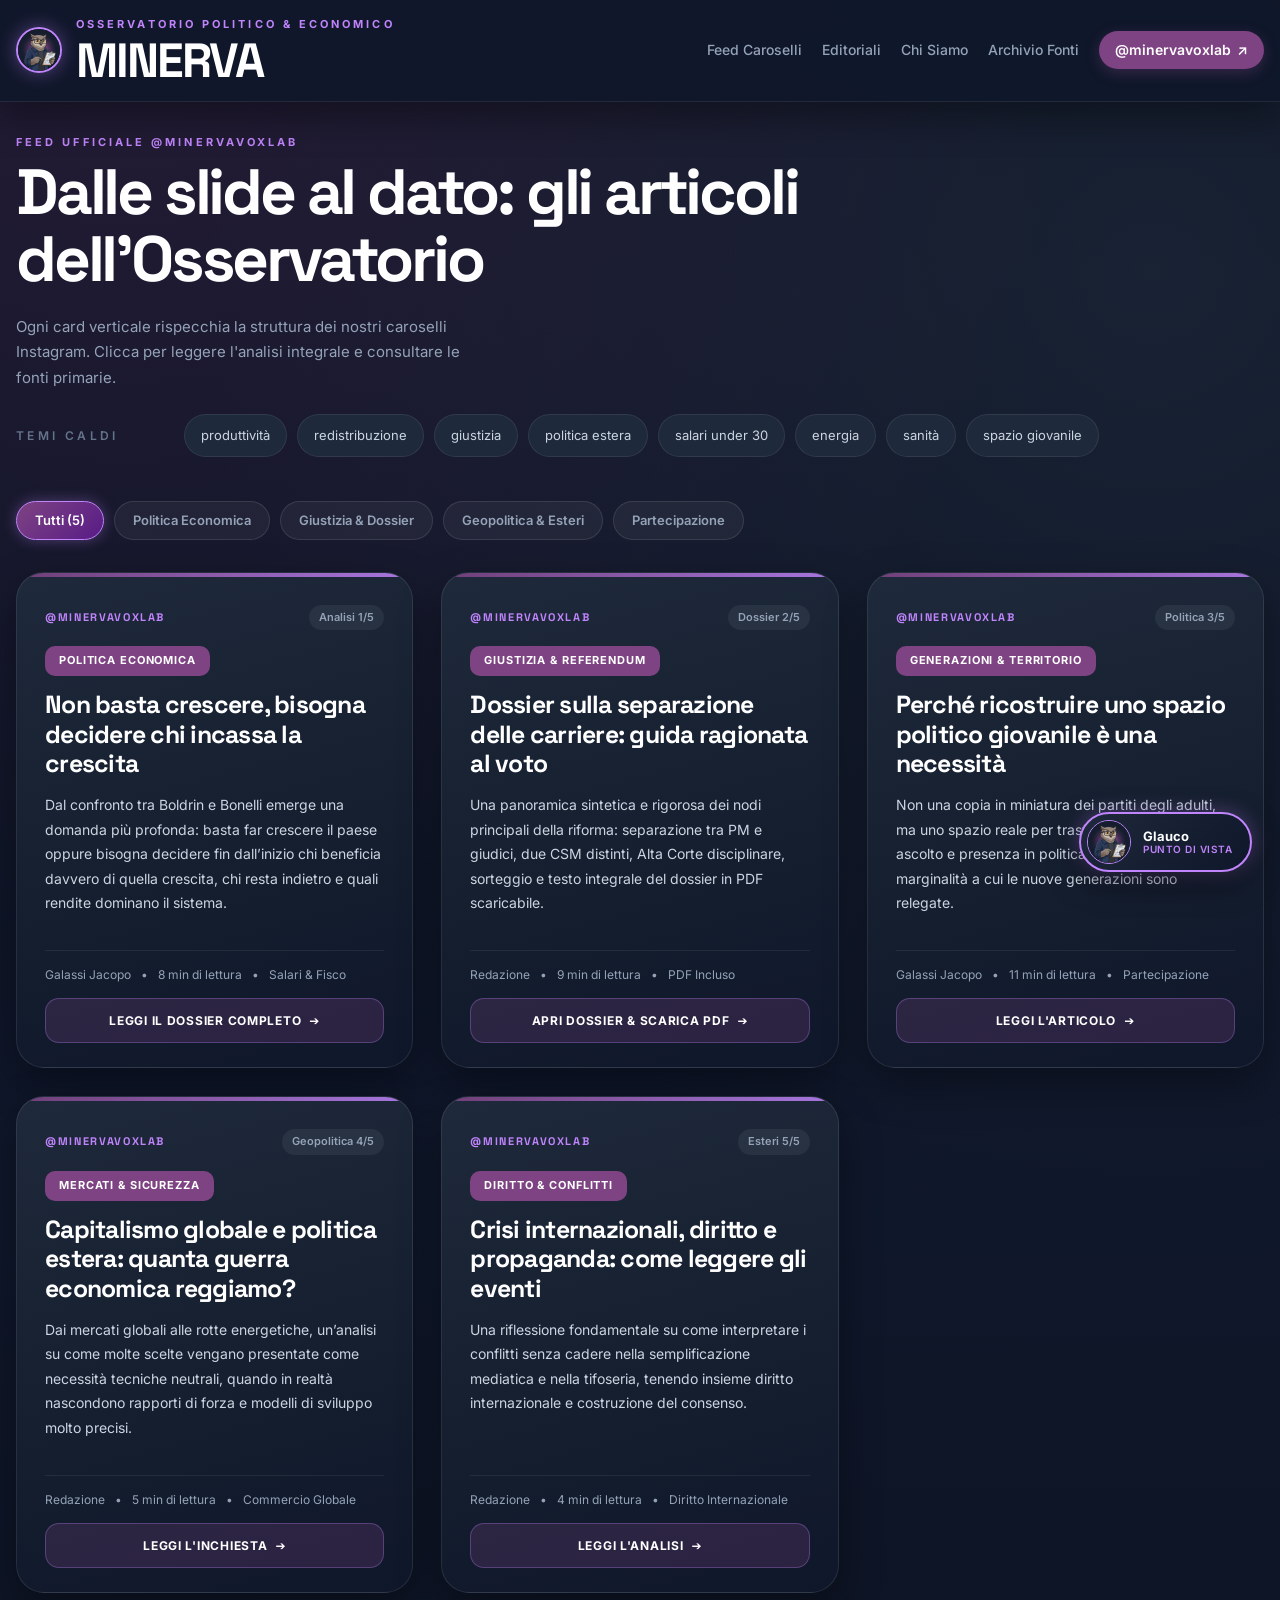
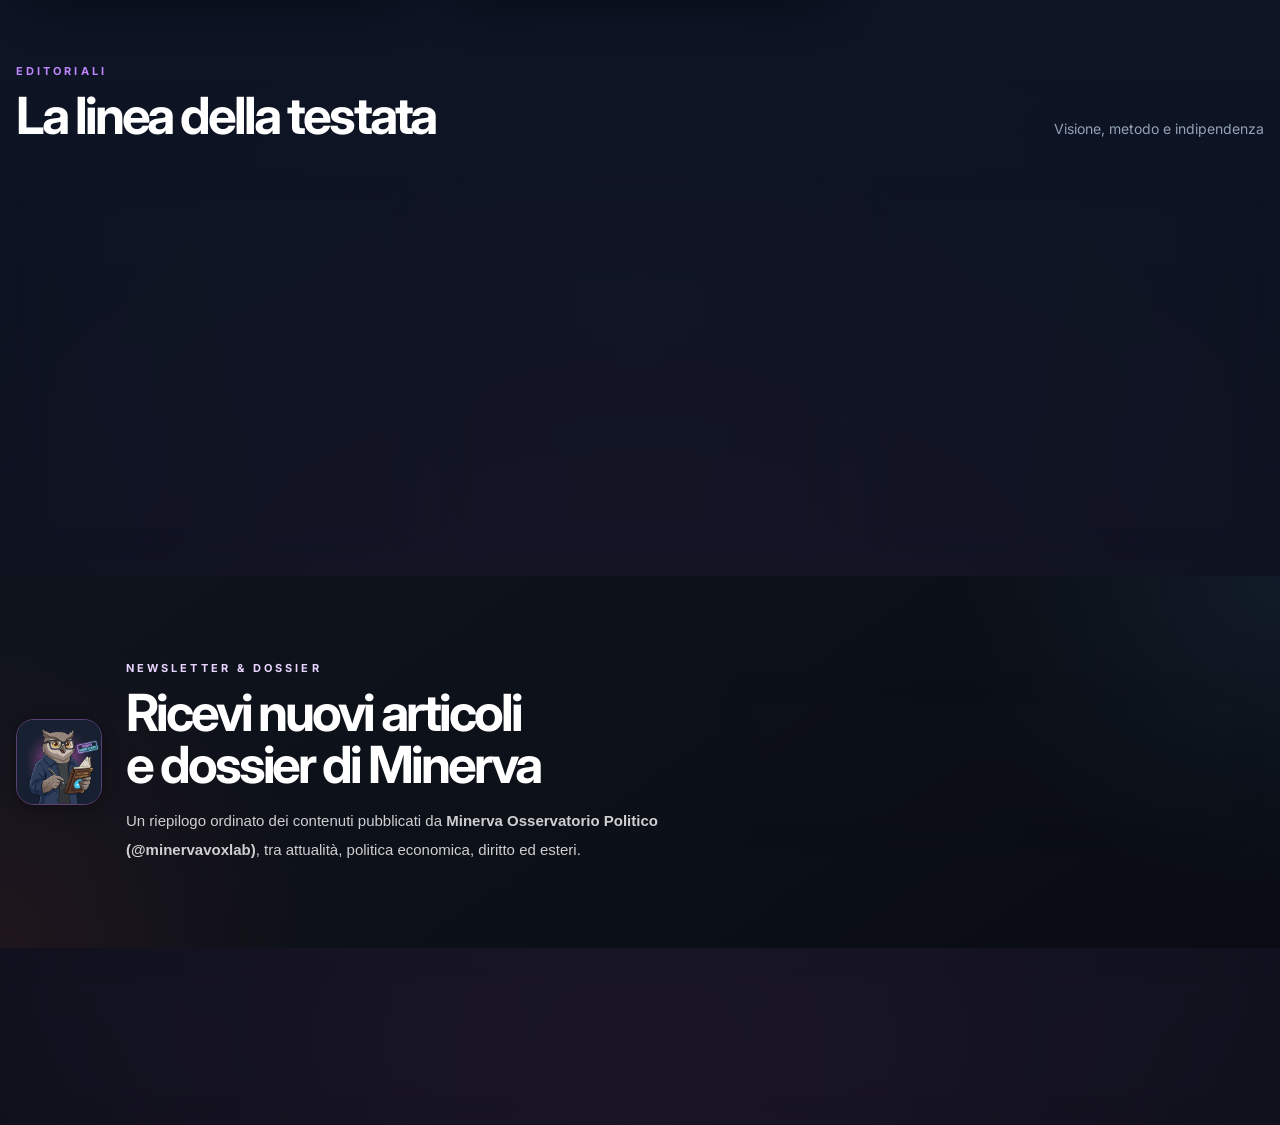
<file: index.html>
<!DOCTYPE html>
<html lang="it">
<head>
  <meta charset="UTF-8" />
  <meta name="viewport" content="width=device-width, initial-scale=1.0" />
  <title>Minerva — Osservatorio Politico (@minervavoxlab)</title>
  <meta name="description" content="Minerva Osservatorio Politico (@minervavoxlab) - Inchieste, dati e analisi economiche nel formato carosello social." />
  
  <!-- OPEN GRAPH / SOCIAL PREVIEW -->
  <meta property="og:type" content="website" />
  <meta property="og:site_name" content="Minerva Osservatorio Politico" />
  <meta property="og:title" content="Minerva — Osservatorio Politico & Economico" />
  <meta property="og:description" content="Dalle slide al dato: inchieste indipendenti, diritto costituzionale, macroeconomia e welfare basati su fonti ufficiali." />
  <meta property="og:image" content="https://paggynerf-lang.github.io/lentecivica/img/glauco.png" />
  <meta property="og:url" content="https://paggynerf-lang.github.io/lentecivica/index.html" />
  <meta name="twitter:card" content="summary_large_image" />

  <link rel="preconnect" href="https://fonts.googleapis.com">
  <link rel="preconnect" href="https://fonts.gstatic.com" crossorigin>
  <link href="https://fonts.googleapis.com/css2?family=Inter:wght@300;400;500;600;700;800&family=Space+Grotesk:wght@600;700&display=swap" rel="stylesheet">
  <link rel="stylesheet" href="styles.css" />
</head>
<body>
  <!-- HEADER CON AVATAR CIRCOLARE MINIMALISTA -->
  <header class="site-header">
    <div class="container header-inner">
      <div class="brand-group">
        <a href="index.html" title="Glauco - Mascotte Minerva">
          <img src="img/glauco.png" alt="Glauco" class="glauco-nav-avatar" />
        </a>
        <div class="brand">
          <div class="eyebrow">Osservatorio Politico & Economico</div>
          <a href="index.html" class="logo">MINERVA</a>
        </div>
      </div>

      <nav class="main-nav">
        <a href="#feed">Feed Caroselli</a>
        <a href="#editoriali">Editoriali</a>
        <a href="chi-siamo.html">Chi Siamo</a>
        <a href="#newsletter">Archivio Fonti</a>
        <a href="https://www.instagram.com/minervavoxlab" target="_blank" rel="noopener" class="nav-ig-btn">
          <span>@minervavoxlab</span> ↗
        </a>
      </nav>
    </div>
  </header>

  <main>
    <!-- HERO INTRODUTTIVA FEED -->
    <section class="front-page-hero" id="feed" style="padding-bottom: 10px;">
      <div class="container">
        <div style="display: flex; align-items: flex-end; justify-content: space-between; gap: 20px; flex-wrap: wrap; margin-bottom: 24px;">
          <div>
            <div class="eyebrow">Feed Ufficiale @minervavoxlab</div>
            <h1 style="margin: 8px 0 0; font-family: 'Space Grotesk', sans-serif; font-size: clamp(2.4rem, 5vw, 4.2rem); letter-spacing: -0.05em; line-height: 1.05; color: #FFFFFF;">
              Dalle slide al dato: gli articoli dell'Osservatorio
            </h1>
          </div>
          <p style="max-width: 480px; margin: 0; color: #94A3B8; font-size: 15px; line-height: 1.7;">
            Ogni card verticale rispecchia la struttura dei nostri caroselli Instagram. Clicca per leggere l'analisi integrale e consultare le fonti primarie.
          </p>
        </div>

        <!-- SIGNAL BAND (TAG RAPIDI) -->
        <div class="signal-band" style="padding: 0 0 24px;">
          <div class="signal-band-inner" style="padding: 0;">
            <div class="signal-label">Temi caldi</div>
            <div class="signal-items">
              <span>produttività</span>
              <span>redistribuzione</span>
              <span>giustizia</span>
              <span>politica estera</span>
              <span>salari under 30</span>
              <span>energia</span>
              <span>sanità</span>
              <span>spazio giovanile</span>
            </div>
          </div>
        </div>

        <!-- FILTRI RAPIDI PER CATEGORIA -->
        <div class="feed-filters" id="feedFilters">
          <button type="button" class="filter-btn active" data-filter="all">Tutti (5)</button>
          <button type="button" class="filter-btn" data-filter="economia">Politica Economica</button>
          <button type="button" class="filter-btn" data-filter="giustizia">Giustizia & Dossier</button>
          <button type="button" class="filter-btn" data-filter="esteri">Geopolitica & Esteri</button>
          <button type="button" class="filter-btn" data-filter="partecipazione">Partecipazione</button>
        </div>

        <!-- GRID DEI CAROSELLI VERTICALI (FORMATO 4:5 SOCIAL FEED) -->
        <div class="insta-feed-grid">
          
          <!-- CAROSELLO 1: BOLDRIN-BONELLI (CRESCITA & REDISTRIBUZIONE) -->
          <article class="insta-card" data-category="economia">
            <div class="insta-card-header">
              <span class="insta-channel-badge">@minervavoxlab</span>
              <span class="insta-slide-counter">Analisi 1/5</span>
            </div>
            <div class="insta-card-badge">Politica Economica</div>
            <h2 class="insta-card-title">Non basta crescere, bisogna decidere chi incassa la crescita</h2>
            <p class="insta-card-body">
              Dal confronto tra Boldrin e Bonelli emerge una domanda più profonda: basta far crescere il paese oppure bisogna decidere fin dall’inizio chi beneficia davvero di quella crescita, chi resta indietro e quali rendite dominano il sistema.
            </p>
            <div class="insta-card-meta">
              <span>Galassi Jacopo</span>
              <span>•</span>
              <span>8 min di lettura</span>
              <span>•</span>
              <span>Salari & Fisco</span>
            </div>
            <div class="insta-card-bottom">
              <a href="articoli/boldrin-bonelli-crescita-redistribuzione.html" class="insta-card-action">
                <span>Leggi il Dossier Completo</span> ➔
              </a>
            </div>
          </article>

          <!-- CAROSELLO 2: SEPARAZIONE CARRIERE -->
          <article class="insta-card" data-category="giustizia">
            <div class="insta-card-header">
              <span class="insta-channel-badge">@minervavoxlab</span>
              <span class="insta-slide-counter">Dossier 2/5</span>
            </div>
            <div class="insta-card-badge">Giustizia & Referendum</div>
            <h2 class="insta-card-title">Dossier sulla separazione delle carriere: guida ragionata al voto</h2>
            <p class="insta-card-body">
              Una panoramica sintetica e rigorosa dei nodi principali della riforma: separazione tra PM e giudici, due CSM distinti, Alta Corte disciplinare, sorteggio e testo integrale del dossier in PDF scaricabile.
            </p>
            <div class="insta-card-meta">
              <span>Redazione</span>
              <span>•</span>
              <span>9 min di lettura</span>
              <span>•</span>
              <span>PDF Incluso</span>
            </div>
            <div class="insta-card-bottom">
              <a href="articoli/dossier-separazione-carriere.html" class="insta-card-action">
                <span>Apri Dossier & Scarica PDF</span> ➔
              </a>
            </div>
          </article>

          <!-- CAROSELLO 3: SPAZIO POLITICO GIOVANILE -->
          <article class="insta-card" data-category="partecipazione">
            <div class="insta-card-header">
              <span class="insta-channel-badge">@minervavoxlab</span>
              <span class="insta-slide-counter">Politica 3/5</span>
            </div>
            <div class="insta-card-badge">Generazioni & Territorio</div>
            <h2 class="insta-card-title">Perché ricostruire uno spazio politico giovanile è una necessità</h2>
            <p class="insta-card-body">
              Non una copia in miniatura dei partiti degli adulti, ma uno spazio reale per trasformare sfiducia, ascolto e presenza in politica vera, rompendo la marginalità a cui le nuove generazioni sono relegate.
            </p>
            <div class="insta-card-meta">
              <span>Galassi Jacopo</span>
              <span>•</span>
              <span>11 min di lettura</span>
              <span>•</span>
              <span>Partecipazione</span>
            </div>
            <div class="insta-card-bottom">
              <a href="articoli/spazio-politico-giovanile.html" class="insta-card-action">
                <span>Leggi l'Articolo</span> ➔
              </a>
            </div>
          </article>

          <!-- CAROSELLO 4: CAPITALISMO GLOBALE E POLITICA ESTERA -->
          <article class="insta-card" data-category="esteri economia">
            <div class="insta-card-header">
              <span class="insta-channel-badge">@minervavoxlab</span>
              <span class="insta-slide-counter">Geopolitica 4/5</span>
            </div>
            <div class="insta-card-badge">Mercati & Sicurezza</div>
            <h2 class="insta-card-title">Capitalismo globale e politica estera: quanta guerra economica reggiamo?</h2>
            <p class="insta-card-body">
              Dai mercati globali alle rotte energetiche, un’analisi su come molte scelte vengano presentate come necessità tecniche neutrali, quando in realtà nascondono rapporti di forza e modelli di sviluppo molto precisi.
            </p>
            <div class="insta-card-meta">
              <span>Redazione</span>
              <span>•</span>
              <span>5 min di lettura</span>
              <span>•</span>
              <span>Commercio Globale</span>
            </div>
            <div class="insta-card-bottom">
              <a href="articoli/capitalismo-politica-estera.html" class="insta-card-action">
                <span>Leggi l'Inchiesta</span> ➔
              </a>
            </div>
          </article>

          <!-- CAROSELLO 5: CRISI INTERNAZIONALI -->
          <article class="insta-card" data-category="esteri">
            <div class="insta-card-header">
              <span class="insta-channel-badge">@minervavoxlab</span>
              <span class="insta-slide-counter">Esteri 5/5</span>
            </div>
            <div class="insta-card-badge">Diritto & Conflitti</div>
            <h2 class="insta-card-title">Crisi internazionali, diritto e propaganda: come leggere gli eventi</h2>
            <p class="insta-card-body">
              Una riflessione fondamentale su come interpretare i conflitti senza cadere nella semplificazione mediatica e nella tifoseria, tenendo insieme diritto internazionale e costruzione del consenso.
            </p>
            <div class="insta-card-meta">
              <span>Redazione</span>
              <span>•</span>
              <span>4 min di lettura</span>
              <span>•</span>
              <span>Diritto Internazionale</span>
            </div>
            <div class="insta-card-bottom">
              <a href="articoli/crisi-internazionali.html" class="insta-card-action">
                <span>Leggi l'Analisi</span> ➔
              </a>
            </div>
          </article>

        </div>
      </div>
    </section>

    <!-- SEZIONE EDITORIALI DI REDAZIONE -->
    <section class="editorial-zone" id="editoriali" style="padding-top: 60px;">
      <div class="container">
        <div class="magazine-head">
          <div>
            <div class="eyebrow">Editoriali</div>
            <h2>La linea della testata</h2>
          </div>
          <div class="section-note">Visione, metodo e indipendenza</div>
        </div>

        <div class="editorial-zone-grid">
          <article class="editorial-panel">
            <div class="mini-category red">Editoriale</div>
            <h3>Perché una testata giovane non deve imitare i grandi quotidiani per essere autorevole</h3>
            <p>La credibilità non si misura sulla lunghezza pomposa degli articoli, ma sulla chiarezza del metodo e sulla trasparenza delle fonti.</p>
            <div style="margin-top: 14px;">
              <a href="article.html" class="insta-card-action" style="font-size: 13px; font-weight: 600;">Leggi il manifesto editoriale →</a>
            </div>
          </article>

          <article class="editorial-panel">
            <div class="mini-category red">Editoriale</div>
            <h3>Il diritto non è una nicchia: è uno dei modi più seri per leggere il presente</h3>
            <p>Dietro ogni scontro politico e ogni scelta economica ci sono norme, procedure e vincoli istituzionali che decidono la vita reale delle persone.</p>
          </article>

          <article class="editorial-panel">
            <div class="mini-category red">Editoriale</div>
            <h3>L’opinione pubblica si forma sempre di più sulla velocità e sempre meno sulla profondità</h3>
            <p>Costruire uno spazio di approfondimento significa rifiutare la dittatura dei 15 secondi per offrire letture ragionate e verificabili.</p>
          </article>
        </div>
      </div>
    </section>

    <!-- SEZIONE NEWSLETTER & ARCHIVIO FONTI -->
    <section class="newsletter-section" id="newsletter">
      <div class="container newsletter-grid">
        <div style="display: flex; gap: 24px; align-items: center; flex-wrap: wrap;">
          <img src="img/glauco-taccuino.jpg" alt="Glauco Archivio Fonti" style="width: 86px; height: 86px; border-radius: 18px; border: 1px solid rgba(192, 132, 252, 0.4); object-fit: cover; box-shadow: 0 4px 16px rgba(0,0,0,0.3); flex-shrink: 0;" />
          <div style="flex: 1; min-width: 260px;">
            <div class="eyebrow eyebrow-dark">Newsletter & Dossier</div>
            <h2>Ricevi nuovi articoli e dossier di Minerva</h2>
            <p>
              Un riepilogo ordinato dei contenuti pubblicati da <strong>Minerva Osservatorio Politico (@minervavoxlab)</strong>, tra attualità, politica economica, diritto ed esteri.
            </p>
          </div>
        </div>

        <div>
          <form class="newsletter-form" id="newsletterForm">
            <input type="email" id="newsletterEmail" placeholder="La tua email (es. nome@email.com)" required />
            <button type="submit" class="btn btn-blue full">Iscriviti all'Archivio</button>
          </form>
          <div id="newsletterSuccess" style="display: none; margin-top: 12px; color: #34D399; font-size: 13.5px; font-weight: 600;">
            ✓ Iscrizione registrata! Riceverai i prossimi dossier e aggiornamenti di Minerva.
          </div>
        </div>
      </div>
    </section>
  </main>

  <!-- FOOTER -->
  <footer class="site-footer">
    <div class="container footer-inner">
      <div class="brand-group">
        <img src="img/glauco.png" alt="Glauco" class="glauco-nav-avatar" />
        <div>
          <div class="footer-logo">MINERVA</div>
          <div class="footer-text">Osservatorio Politico & Economico · Divulgazione e Data-Journalism (@minervavoxlab)</div>
        </div>
      </div>
      <div style="display: flex; gap: 18px; align-items: center; flex-wrap: wrap;">
        <a href="chi-siamo.html" style="color: #CBD5E1; font-size: 13.5px; text-decoration: none;">Chi Siamo</a>
        <a href="#feed" style="color: #CBD5E1; font-size: 13.5px; text-decoration: none;">Feed Caroselli</a>
        <a href="#editoriali" style="color: #CBD5E1; font-size: 13.5px; text-decoration: none;">Editoriali</a>
        <a href="https://www.instagram.com/minervavoxlab" target="_blank" rel="noopener" style="color: #C084FC; font-size: 13.5px; font-weight: 600; text-decoration: none;">Instagram ↗</a>
      </div>
      <div class="footer-copy">© 2026 Minerva Osservatorio Politico. Tutti i diritti riservati.</div>
    </div>
  </footer>

  <!-- ===== WIDGET FLOTTANTE DI GLAUCO (IN BASSO A DESTRA) ===== -->
  <aside class="glauco-float-container" aria-label="Assistente Glauco">
    <div class="glauco-bubble" id="glaucoBubble">
      <div class="glauco-bubble-head">
        <div class="glauco-bubble-title" style="display: flex; align-items: center; gap: 8px;">
          <img src="img/glauco-taccuino.jpg" alt="Glauco" style="width: 26px; height: 26px; border-radius: 50%; object-fit: cover; border: 1px solid #C084FC;" />
          <span>Il Taccuino di Glauco</span>
        </div>
        <button class="glauco-bubble-close" id="glaucoClose" aria-label="Chiudi popup">×</button>
      </div>
      <p class="glauco-bubble-text">
        Ciao! Sono <strong>Glauco</strong>, l'analista di Minerva. Qui non troverai slogan o tifoserie: solo dati verificati su banche dati ufficiali (MEF, Bankitalia, OCSE, ISTAT).
      </p>
      <div class="glauco-bubble-quote">
        «Un dato certificato smonta cento slogan elettorali.»
      </div>
      <p class="glauco-bubble-text" style="margin-bottom: 14px; font-size: 12px; color: #94A3B8;">
        Scorri le card carosello per consultare i dossier completi e scaricare i documenti in PDF.
      </p>
      <a href="https://www.instagram.com/minervavoxlab" target="_blank" rel="noopener" class="glauco-bubble-cta">
        Vedi i post su Instagram (@minervavoxlab) ↗
      </a>
    </div>

    <button class="glauco-float-btn" id="glaucoToggle" aria-expanded="false" title="Apri il punto di vista di Glauco">
      <img src="img/glauco.png" alt="Glauco" class="glauco-float-avatar" />
      <div class="glauco-float-label">
        <span>Glauco</span>
        <span class="glauco-float-sub">Punto di vista</span>
      </div>
    </button>
  </aside>

  <!-- JAVASCRIPT: TOGGLE WIDGET GLAUCO, FILTRI CATEGORIE, NEWSLETTER -->
  <script>
    (() => {
      // 1. Filtri per Categoria
      const filterBtns = document.querySelectorAll('.filter-btn');
      const cards = document.querySelectorAll('.insta-card');

      filterBtns.forEach(btn => {
        btn.addEventListener('click', () => {
          filterBtns.forEach(b => b.classList.remove('active'));
          btn.classList.add('active');
          const filter = btn.dataset.filter;

          cards.forEach(card => {
            const categories = card.dataset.category || '';
            if (filter === 'all' || categories.split(' ').includes(filter)) {
              card.classList.remove('filter-hidden');
            } else {
              card.classList.add('filter-hidden');
            }
          });
        });
      });

      // 2. Toggle Widget Glauco
      const toggle = document.getElementById('glaucoToggle');
      const bubble = document.getElementById('glaucoBubble');
      const close = document.getElementById('glaucoClose');

      if (toggle && bubble && close) {
        const toggleBubble = () => {
          const isActive = bubble.classList.toggle('active');
          toggle.setAttribute('aria-expanded', String(isActive));
        };

        toggle.addEventListener('click', (e) => {
          e.stopPropagation();
          toggleBubble();
        });

        close.addEventListener('click', (e) => {
          e.stopPropagation();
          bubble.classList.remove('active');
          toggle.setAttribute('aria-expanded', 'false');
        });

        document.addEventListener('click', (e) => {
          if (!bubble.contains(e.target) && !toggle.contains(e.target)) {
            bubble.classList.remove('active');
            toggle.setAttribute('aria-expanded', 'false');
          }
        });
      }

      // 3. Feedback Newsletter Form
      const form = document.getElementById('newsletterForm');
      const email = document.getElementById('newsletterEmail');
      const success = document.getElementById('newsletterSuccess');
      if (form && email && success) {
        form.addEventListener('submit', (e) => {
          e.preventDefault();
          if (email.value) {
            form.style.display = 'none';
            success.style.display = 'block';
          }
        });
      }
    })();
  </script>
</body>
</html>
</file>
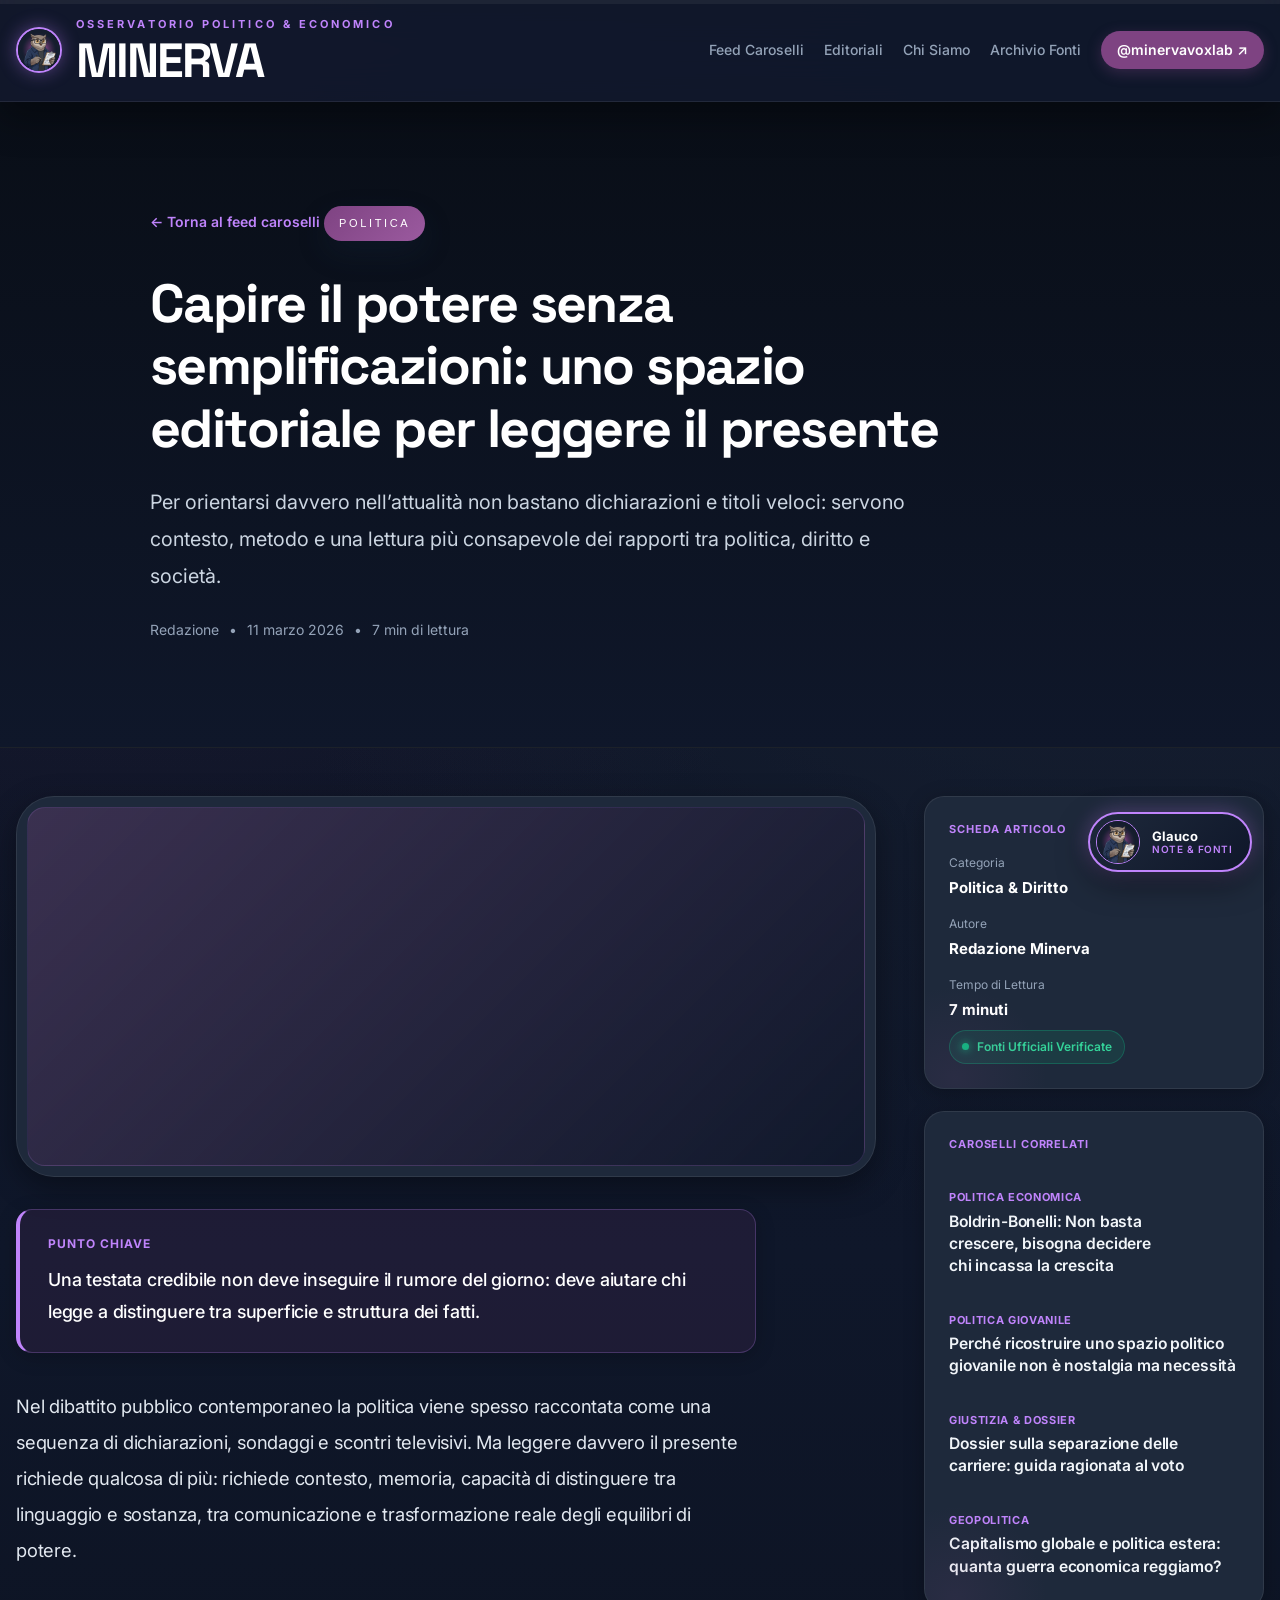
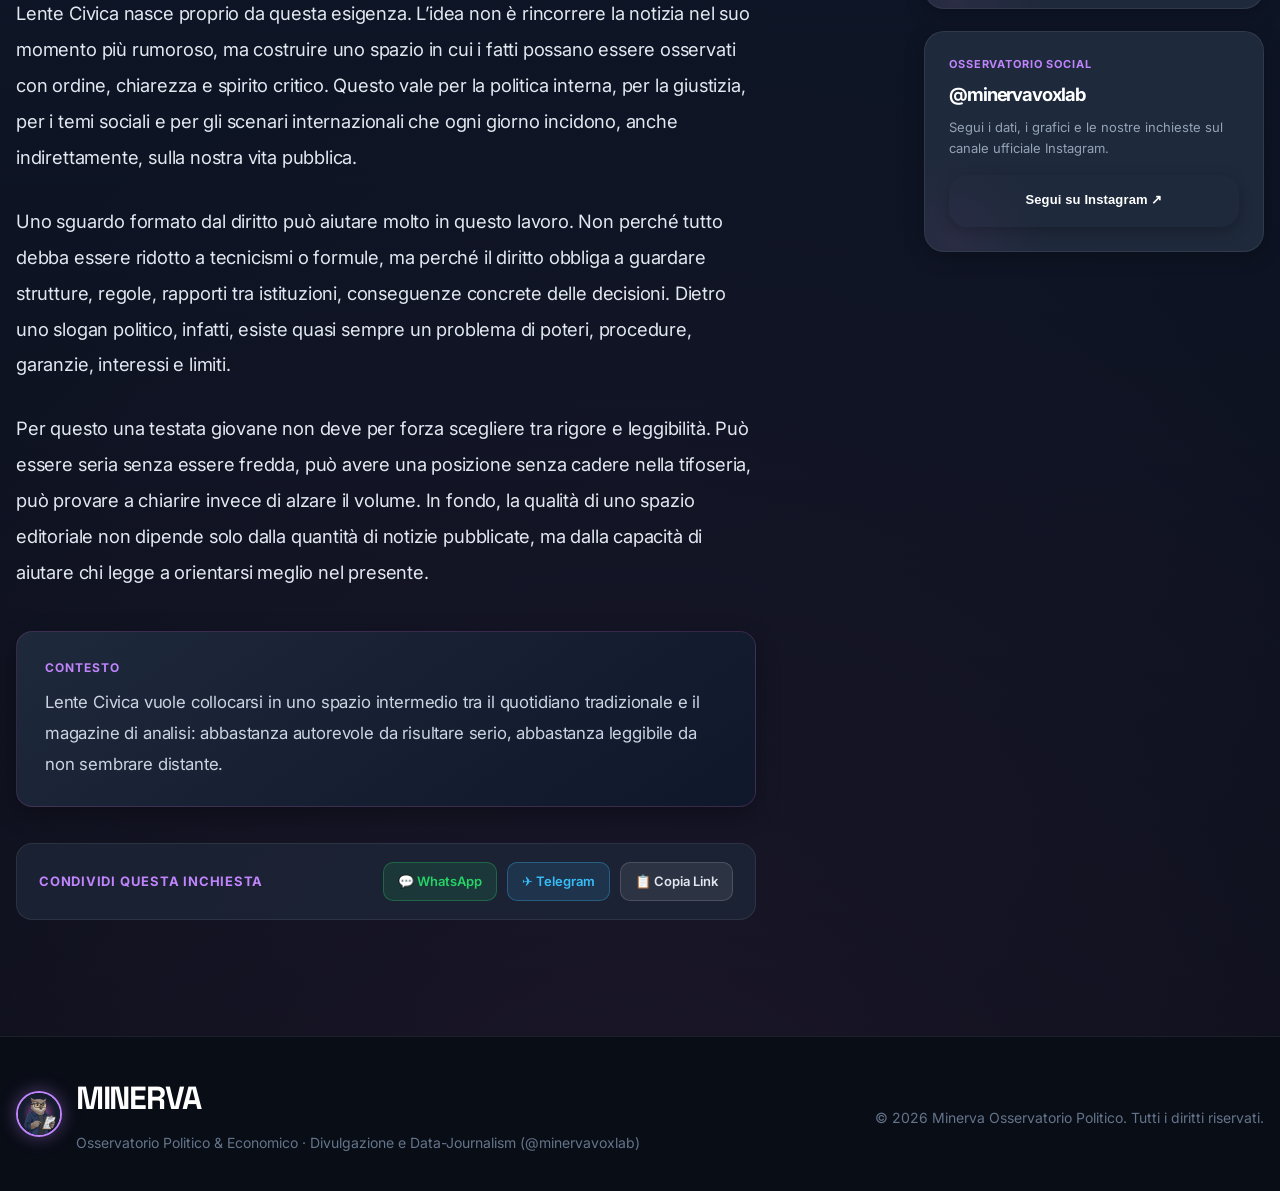
<file: article.html>
<!DOCTYPE html>
<html lang="it">
<head>
  <meta charset="UTF-8" />
  <meta name="viewport" content="width=device-width, initial-scale=1.0" />
  <title>Capire il potere senza semplificazioni - Minerva Osservatorio Politico</title>
  <meta name="description" content="Minerva Osservatorio Politico (@minervavoxlab) - Inchieste basate sui dati, welfare, fiscalità e lavoro." />
  
  <!-- OPEN GRAPH / SOCIAL PREVIEW -->
  <meta property="og:type" content="article" />
  <meta property="og:site_name" content="Minerva Osservatorio Politico" />
  <meta property="og:title" content="Capire il potere senza semplificazioni - Minerva" />
  <meta property="og:description" content="Minerva Osservatorio Politico (@minervavoxlab) - Inchieste basate sui dati, welfare, fiscalità e lavoro." />
  <meta property="og:image" content="https://paggynerf-lang.github.io/lentecivica/img/glauco.png" />
  <meta property="og:url" content="https://paggynerf-lang.github.io/lentecivica/article.html" />
  <meta name="twitter:card" content="summary_large_image" />

  <link rel="preconnect" href="https://fonts.googleapis.com">
  <link rel="preconnect" href="https://fonts.gstatic.com" crossorigin>
  <link href="https://fonts.googleapis.com/css2?family=Inter:wght@300;400;500;600;700;800&family=Space+Grotesk:wght@600;700&display=swap" rel="stylesheet">
  <link rel="stylesheet" href="styles.css" />
</head>
<body>
  <!-- BARRA DI PROGRESSO LETTURA -->
  <div class="reading-progress" aria-hidden="true">
    <div class="reading-progress-bar" id="readingBar"></div>
  </div>

  <header class="site-header">
    <div class="container header-inner">
      <div class="brand-group">
        <a href="index.html">
          <img src="img/glauco.png" alt="Glauco" class="glauco-nav-avatar" />
        </a>
        <div class="brand">
          <div class="eyebrow">Osservatorio Politico & Economico</div>
          <a href="index.html" class="logo">MINERVA</a>
        </div>
      </div>

      <nav class="main-nav">
        <a href="index.html#feed">Feed Caroselli</a>
        <a href="index.html#editoriali">Editoriali</a>
        <a href="chi-siamo.html">Chi Siamo</a>
        <a href="index.html#newsletter">Archivio Fonti</a>
        <a href="https://www.instagram.com/minervavoxlab" target="_blank" rel="noopener" class="nav-ig-btn">@minervavoxlab ↗</a>
      </nav>
    </div>
  </header>

  <main>
    <section class="article-hero">
      <div class="container article-hero-inner">
        <a href="index.html#feed" class="back-link">← Torna al feed caroselli</a>
        <div class="pill pill-blue">Politica</div>
        <h1>Capire il potere senza semplificazioni: uno spazio editoriale per leggere il presente</h1>
        <p class="article-subtitle">
          Per orientarsi davvero nell’attualità non bastano dichiarazioni e titoli veloci:
          servono contesto, metodo e una lettura più consapevole dei rapporti tra politica,
          diritto e società.
        </p>
        <div class="meta">
          <span>Redazione</span>
          <span>•</span>
          <span>11 marzo 2026</span>
          <span>•</span>
          <span>7 min di lettura</span>
        </div>
      </div>
    </section>

    <section class="article-layout-section">
      <div class="container article-layout">
        <article class="article-main">
          <div class="article-cover-frame">
            <div class="article-cover"></div>
          </div>

          <div class="article-body">
            <div class="highlight-box">
              <div class="eyebrow">Punto chiave</div>
              <p>
                Una testata credibile non deve inseguire il rumore del giorno:
                deve aiutare chi legge a distinguere tra superficie e struttura dei fatti.
              </p>
            </div>

            <p>
              Nel dibattito pubblico contemporaneo la politica viene spesso raccontata come una sequenza
              di dichiarazioni, sondaggi e scontri televisivi. Ma leggere davvero il presente richiede
              qualcosa di più: richiede contesto, memoria, capacità di distinguere tra linguaggio e sostanza,
              tra comunicazione e trasformazione reale degli equilibri di potere.
            </p>

            <p>
              Lente Civica nasce proprio da questa esigenza. L’idea non è rincorrere la notizia nel suo
              momento più rumoroso, ma costruire uno spazio in cui i fatti possano essere osservati con ordine,
              chiarezza e spirito critico. Questo vale per la politica interna, per la giustizia, per i temi
              sociali e per gli scenari internazionali che ogni giorno incidono, anche indirettamente,
              sulla nostra vita pubblica.
            </p>

            <p>
              Uno sguardo formato dal diritto può aiutare molto in questo lavoro. Non perché tutto debba
              essere ridotto a tecnicismi o formule, ma perché il diritto obbliga a guardare strutture,
              regole, rapporti tra istituzioni, conseguenze concrete delle decisioni. Dietro uno slogan politico,
              infatti, esiste quasi sempre un problema di poteri, procedure, garanzie, interessi e limiti.
            </p>

            <p>
              Per questo una testata giovane non deve per forza scegliere tra rigore e leggibilità.
              Può essere seria senza essere fredda, può avere una posizione senza cadere nella tifoseria,
              può provare a chiarire invece di alzare il volume. In fondo, la qualità di uno spazio editoriale
              non dipende solo dalla quantità di notizie pubblicate, ma dalla capacità di aiutare chi legge
              a orientarsi meglio nel presente.
            </p>

            <div class="context-box">
              <div class="eyebrow eyebrow-soft">Contesto</div>
              <p>
                Lente Civica vuole collocarsi in uno spazio intermedio tra il quotidiano tradizionale e
                il magazine di analisi: abbastanza autorevole da risultare serio, abbastanza leggibile da
                non sembrare distante.
              </p>
            </div>

            <!-- SOCIAL SHARE BAR -->
            <div class="article-share-bar">
              <span class="share-title">Condividi questa inchiesta</span>
              <div class="share-buttons">
                <a href="https://api.whatsapp.com/send?text=Capire%20il%20potere%20senza%20semplificazioni%20-%20Minerva:%20https://paggynerf-lang.github.io/lentecivica/article.html" target="_blank" rel="noopener" class="share-btn share-btn-wa">
                  💬 WhatsApp
                </a>
                <a href="https://t.me/share/url?url=https://paggynerf-lang.github.io/lentecivica/article.html&text=Capire%20il%20potere%20senza%20semplificazioni%20-%20Minerva" target="_blank" rel="noopener" class="share-btn share-btn-tg">
                  ✈️ Telegram
                </a>
                <button type="button" class="share-btn share-btn-copy" onclick="copyArticleLink(this)">
                  📋 Copia Link
                </button>
              </div>
            </div>
          </div>
        </article>

        <aside class="article-sidebar">
          <!-- SCHEDA ARTICOLO -->
          <div class="sidebar-card">
            <div class="eyebrow">Scheda Articolo</div>
            <div class="sidebar-info">
              <div>
                <span class="label">Categoria</span>
                <strong>Politica & Diritto</strong>
              </div>
              <div>
                <span class="label">Autore</span>
                <strong>Redazione Minerva</strong>
              </div>
              <div>
                <span class="label">Tempo di Lettura</span>
                <strong>7 minuti</strong>
              </div>
            </div>
            <div class="sidebar-badge">
              <span class="badge-dot"></span> Fonti Ufficiali Verificate
            </div>
          </div>

          <!-- CAROSELLI CORRELATI -->
          <div class="sidebar-card">
            <div class="eyebrow">Caroselli Correlati</div>
            
            <a href="articoli/boldrin-bonelli-crescita-redistribuzione.html" class="related-link">
              <div class="related-item">
                <span class="mini-category">Politica Economica</span>
                <h3>Boldrin-Bonelli: Non basta crescere, bisogna decidere chi incassa la crescita</h3>
              </div>
            </a>

            <a href="articoli/spazio-politico-giovanile.html" class="related-link">
              <div class="related-item">
                <span class="mini-category">Politica Giovanile</span>
                <h3>Perché ricostruire uno spazio politico giovanile non è nostalgia ma necessità</h3>
              </div>
            </a>

            <a href="articoli/dossier-separazione-carriere.html" class="related-link">
              <div class="related-item">
                <span class="mini-category">Giustizia & Dossier</span>
                <h3>Dossier sulla separazione delle carriere: guida ragionata al voto</h3>
              </div>
            </a>

            <a href="articoli/capitalismo-politica-estera.html" class="related-link">
              <div class="related-item">
                <span class="mini-category">Geopolitica</span>
                <h3>Capitalismo globale e politica estera: quanta guerra economica reggiamo?</h3>
              </div>
            </a>
          </div>

          <!-- CARD OSSERVATORIO INSTAGRAM -->
          <div class="sidebar-card">
            <div class="eyebrow">Osservatorio Social</div>
            <h3 style="font-size: 1.15rem; color: #fff; margin: 4px 0 8px;">@minervavoxlab</h3>
            <p style="font-size: 13px; color: #94A3B8; line-height: 1.6; margin-bottom: 16px;">
              Segui i dati, i grafici e le nostre inchieste sul canale ufficiale Instagram.
            </p>
            <a href="https://www.instagram.com/minervavoxlab" target="_blank" rel="noopener" class="btn btn-purple full" style="text-align: center; font-size: 13px;">
              Segui su Instagram ↗
            </a>
          </div>
        </aside>
      </div>
    </section>
  </main>

  <footer class="site-footer">
    <div class="container footer-inner">
      <div class="brand-group">
        <img src="img/glauco.png" alt="Glauco" class="glauco-nav-avatar" />
        <div>
          <div class="footer-logo">MINERVA</div>
          <div class="footer-text">Osservatorio Politico & Economico · Divulgazione e Data-Journalism (@minervavoxlab)</div>
        </div>
      </div>
      <div class="footer-copy">© 2026 Minerva Osservatorio Politico. Tutti i diritti riservati.</div>
    </div>
  </footer>

  <!-- ===== WIDGET FLOTTANTE DI GLAUCO (IN BASSO A DESTRA) ===== -->
  <aside class="glauco-float-container" aria-label="Assistente Glauco">
    <div class="glauco-bubble" id="glaucoBubble">
      <div class="glauco-bubble-head">
        <div class="glauco-bubble-title">
          <span>🦉 Il Taccuino di Glauco</span>
        </div>
        <button class="glauco-bubble-close" id="glaucoClose" aria-label="Chiudi popup">×</button>
      </div>
      <p class="glauco-bubble-text">
        Ciao! Sono <strong>Glauco</strong>, l'analista di Minerva. Questo articolo analizza la separazione tra rumore del giorno e struttura istituzionale del potere.
      </p>
      <div class="glauco-bubble-quote">
        «Il diritto obbliga a guardare strutture, regole e rapporti tra istituzioni.»
      </div>
      <p class="glauco-bubble-text" style="margin-bottom: 14px; font-size: 12px; color: #94A3B8;">
        Esplora i caroselli di approfondimento nella barra laterale.
      </p>
      <a href="index.html#feed" class="glauco-bubble-cta">
        ← Torna al Feed Caroselli
      </a>
    </div>

    <button class="glauco-float-btn" id="glaucoToggle" aria-expanded="false" title="Apri il punto di vista di Glauco">
      <img src="img/glauco.png" alt="Glauco" class="glauco-float-avatar" />
      <div class="glauco-float-label">
        <span>Glauco</span>
        <span class="glauco-float-sub">Note & Fonti</span>
      </div>
    </button>
  </aside>

  <!-- JAVASCRIPT: PROGRESS BAR & WIDGET GLAUCO -->
  <script>
    function copyArticleLink(btn) {
      navigator.clipboard.writeText(window.location.href).then(() => {
        const orig = btn.innerHTML;
        btn.innerHTML = '✓ Copiato!';
        setTimeout(() => { btn.innerHTML = orig; }, 2000);
      });
    }

    (() => {
      // 1. Reading Progress Bar
      const bar = document.getElementById('readingBar');
      if (bar) {
        const updateReadingBar = () => {
          const scrollTop = window.scrollY;
          const docHeight = document.documentElement.scrollHeight - window.innerHeight;
          const progress = docHeight > 0 ? (scrollTop / docHeight) * 100 : 0;
          bar.style.width = `${Math.min(progress, 100)}%`;
        };
        updateReadingBar();
        window.addEventListener('scroll', updateReadingBar, { passive: true });
        window.addEventListener('resize', updateReadingBar);
      }

      // 2. Glauco Floating Widget Toggle
      const toggle = document.getElementById('glaucoToggle');
      const bubble = document.getElementById('glaucoBubble');
      const close = document.getElementById('glaucoClose');

      if (toggle && bubble && close) {
        const toggleBubble = () => {
          const isActive = bubble.classList.toggle('active');
          toggle.setAttribute('aria-expanded', String(isActive));
        };

        toggle.addEventListener('click', (e) => {
          e.stopPropagation();
          toggleBubble();
        });

        close.addEventListener('click', (e) => {
          e.stopPropagation();
          bubble.classList.remove('active');
          toggle.setAttribute('aria-expanded', 'false');
        });

        document.addEventListener('click', (e) => {
          if (!bubble.contains(e.target) && !toggle.contains(e.target)) {
            bubble.classList.remove('active');
            toggle.setAttribute('aria-expanded', 'false');
          }
        });
      }
    })();
  </script>
</body>
</html>
</file>
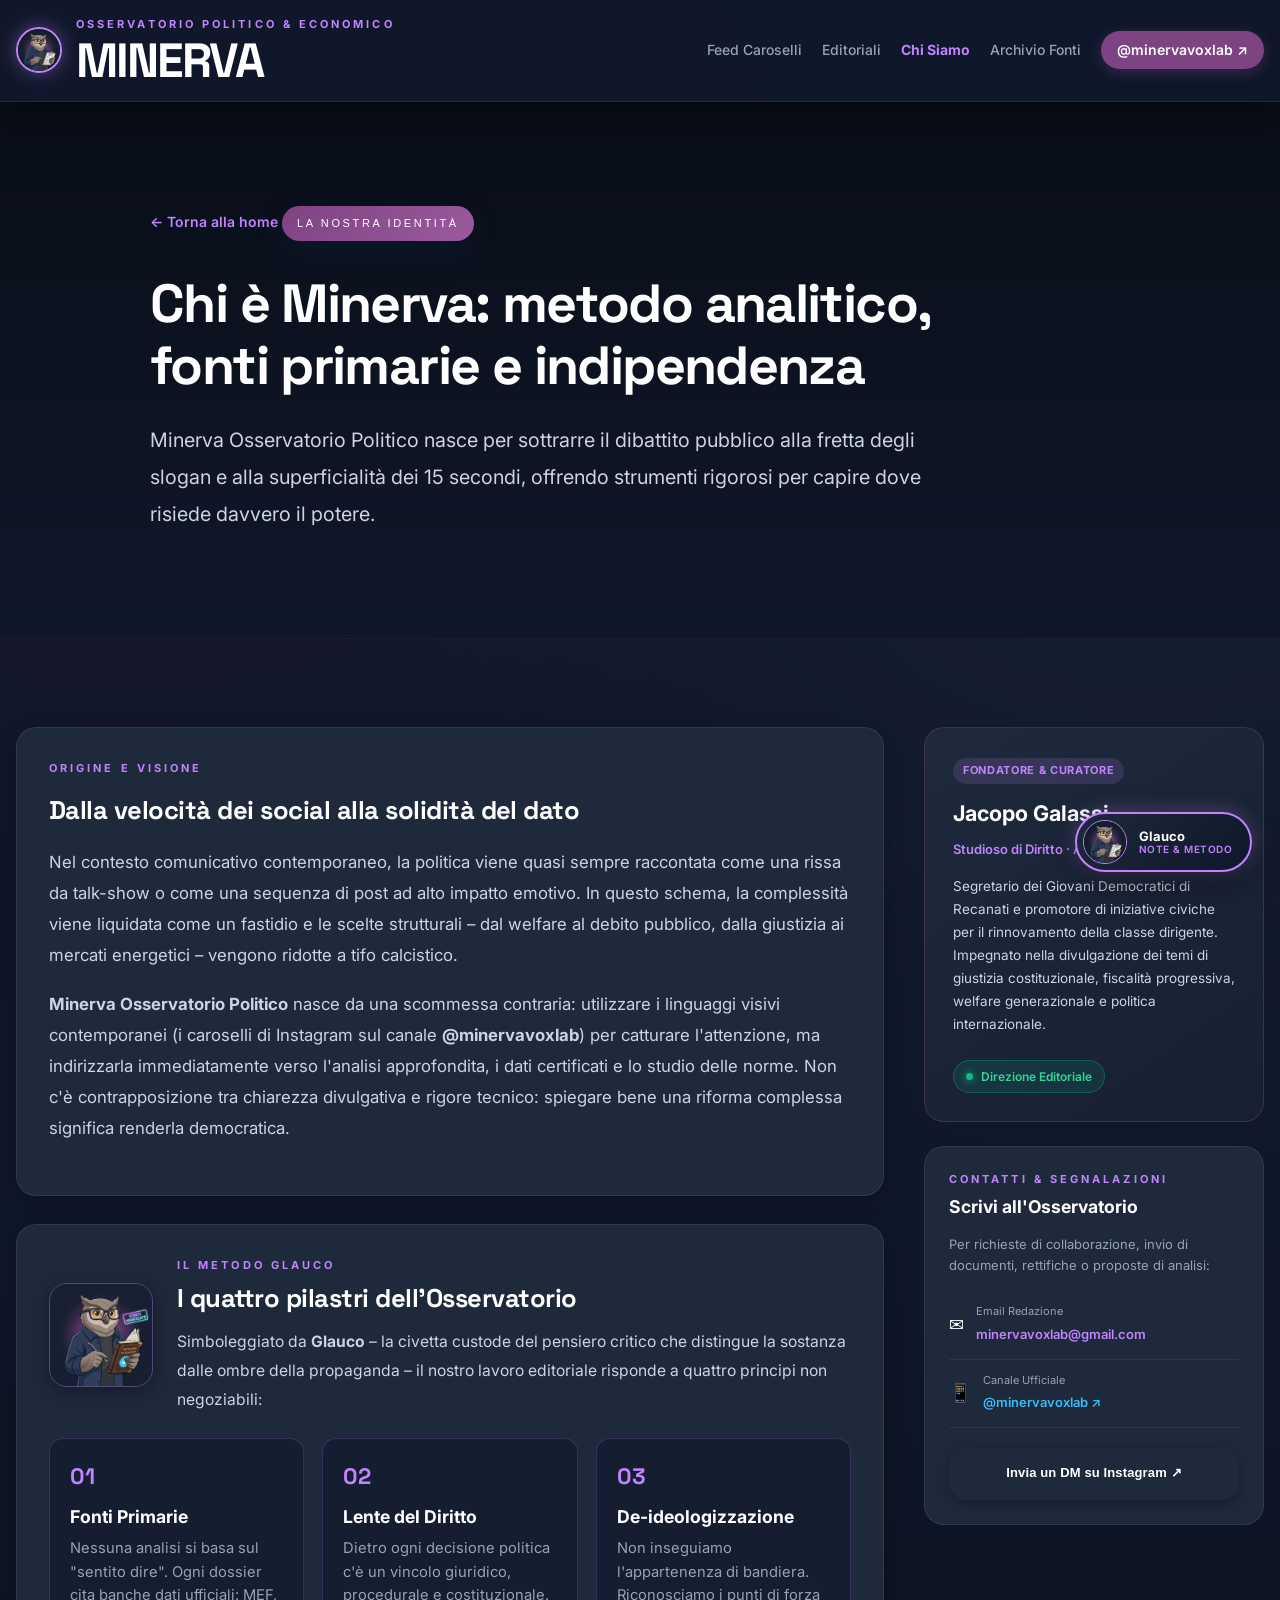
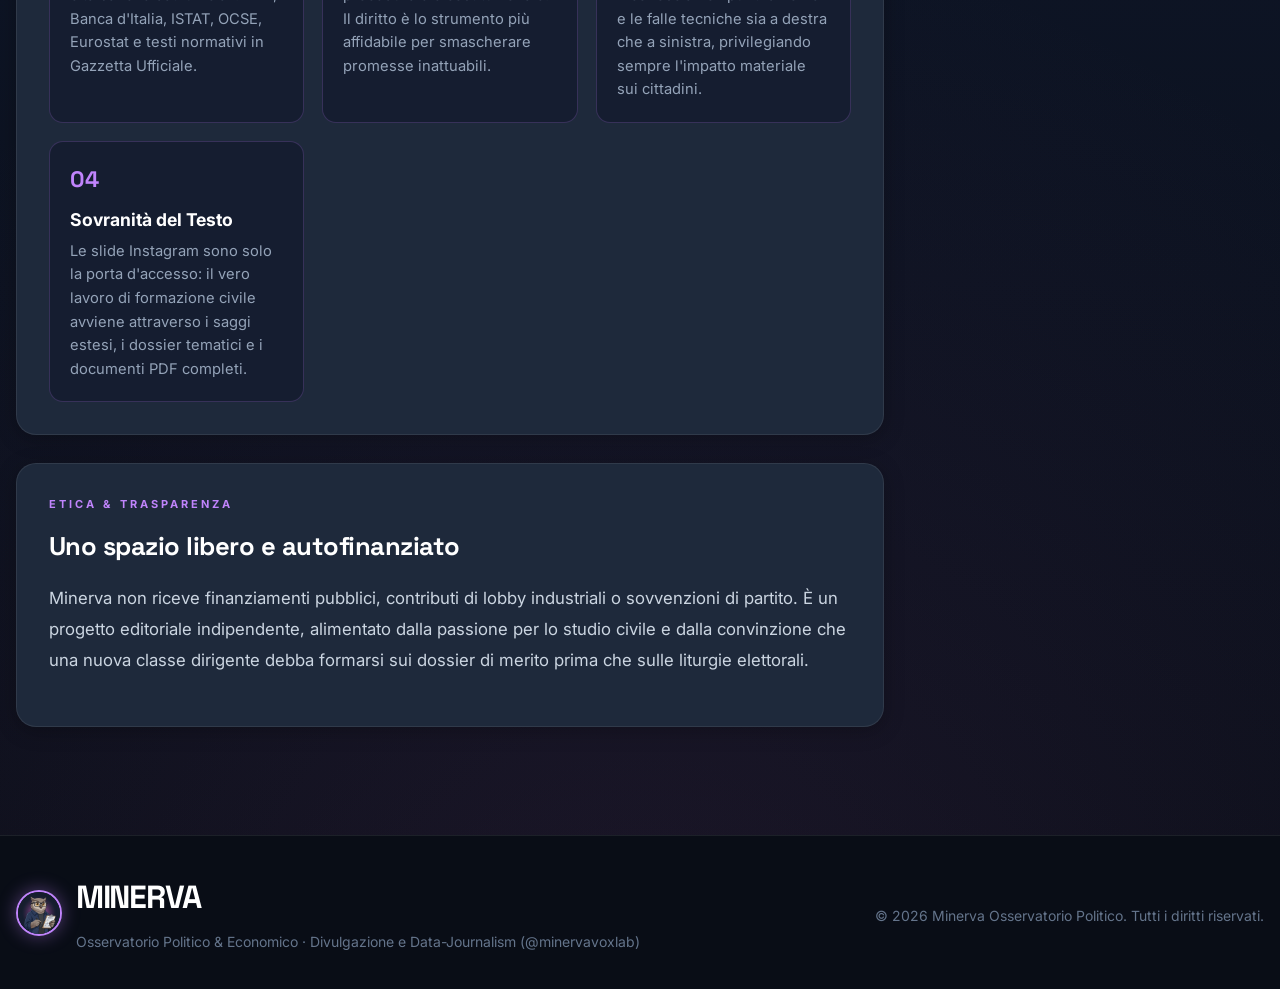
<file: chi-siamo.html>
<!DOCTYPE html>
<html lang="it">
<head>
  <meta charset="UTF-8" />
  <meta name="viewport" content="width=device-width, initial-scale=1.0" />
  <title>Chi Siamo & Metodo Glauco - Minerva Osservatorio Politico</title>
  <meta name="description" content="Minerva è un osservatorio politico ed economico indipendente nato per analizzare il potere, il diritto e la società attraverso dati verificati e fonti ufficiali." />
  
  <!-- OPEN GRAPH / SOCIAL PREVIEW -->
  <meta property="og:type" content="website" />
  <meta property="og:site_name" content="Minerva Osservatorio Politico" />
  <meta property="og:title" content="Chi Siamo & Metodo Glauco - Minerva Osservatorio Politico" />
  <meta property="og:description" content="Minerva è un osservatorio politico ed economico indipendente nato per analizzare il potere, il diritto e la società attraverso dati verificati e fonti ufficiali." />
  <meta property="og:image" content="https://paggynerf-lang.github.io/lentecivica/img/glauco.png" />
  <meta property="og:url" content="https://paggynerf-lang.github.io/lentecivica/chi-siamo.html" />
  <meta name="twitter:card" content="summary_large_image" />

  <link rel="preconnect" href="https://fonts.googleapis.com">
  <link rel="preconnect" href="https://fonts.gstatic.com" crossorigin>
  <link href="https://fonts.googleapis.com/css2?family=Inter:wght@300;400;500;600;700;800&family=Space+Grotesk:wght@600;700&display=swap" rel="stylesheet">
  <link rel="stylesheet" href="styles.css" />
</head>
<body>
  <!-- HEADER UFFICIALE MINERVA -->
  <header class="site-header">
    <div class="container header-inner">
      <div class="brand-group">
        <a href="index.html" title="Torna alla Home Minerva">
          <img src="img/glauco.png" alt="Glauco Mascotte" class="glauco-nav-avatar" />
        </a>
        <div class="brand">
          <div class="eyebrow">Osservatorio Politico & Economico</div>
          <a href="index.html" class="logo">MINERVA</a>
        </div>
      </div>

      <nav class="main-nav">
        <a href="index.html#feed">Feed Caroselli</a>
        <a href="index.html#editoriali">Editoriali</a>
        <a href="chi-siamo.html" style="color: #C084FC; font-weight: 700;">Chi Siamo</a>
        <a href="index.html#newsletter">Archivio Fonti</a>
        <a href="https://www.instagram.com/minervavoxlab" target="_blank" rel="noopener" class="nav-ig-btn">@minervavoxlab ↗</a>
      </nav>
    </div>
  </header>

  <main>
    <!-- HERO SEZIONE CHI SIAMO -->
    <section class="article-hero">
      <div class="container article-hero-inner">
        <a href="index.html" class="back-link">← Torna alla home</a>
        <div class="pill pill-blue">La Nostra Identità</div>
        <h1>Chi è Minerva: metodo analitico, fonti primarie e indipendenza</h1>
        <p class="article-subtitle">
          Minerva Osservatorio Politico nasce per sottrarre il dibattito pubblico alla fretta degli slogan e alla superficialità dei 15 secondi, offrendo strumenti rigorosi per capire dove risiede davvero il potere.
        </p>
      </div>
    </section>

    <!-- CONTENUTO PRINCIPALE -->
    <section class="article-layout-section">
      <div class="container about-grid">
        <div class="about-main">
          
          <!-- BLOCCO 1: LA MISSION -->
          <article class="about-card">
            <div class="eyebrow">Origine e Visione</div>
            <h2>Dalla velocità dei social alla solidità del dato</h2>
            <p>
              Nel contesto comunicativo contemporaneo, la politica viene quasi sempre raccontata come una rissa da talk-show o come una sequenza di post ad alto impatto emotivo. In questo schema, la complessità viene liquidata come un fastidio e le scelte strutturali – dal welfare al debito pubblico, dalla giustizia ai mercati energetici – vengono ridotte a tifo calcistico.
            </p>
            <p>
              <strong>Minerva Osservatorio Politico</strong> nasce da una scommessa contraria: utilizzare i linguaggi visivi contemporanei (i caroselli di Instagram sul canale <strong>@minervavoxlab</strong>) per catturare l'attenzione, ma indirizzarla immediatamente verso l'analisi approfondita, i dati certificati e lo studio delle norme. Non c'è contrapposizione tra chiarezza divulgativa e rigore tecnico: spiegare bene una riforma complessa significa renderla democratica.
            </p>
          </article>

          <!-- BLOCCO 2: IL METODO GLAUCO -->
          <article class="about-card">
            <div style="display: flex; gap: 24px; align-items: center; flex-wrap: wrap; margin-bottom: 24px;">
              <img src="img/glauco-taccuino.jpg" alt="Glauco col taccuino e fonti verificate" style="width: 104px; height: 104px; border-radius: 18px; border: 1px solid rgba(192, 132, 252, 0.35); object-fit: cover; box-shadow: 0 4px 18px rgba(0,0,0,0.35);" />
              <div style="flex: 1; min-width: 240px;">
                <div class="eyebrow">Il Metodo Glauco</div>
                <h2 style="margin: 4px 0 8px;">I quattro pilastri dell'Osservatorio</h2>
                <p style="margin: 0; font-size: 0.98rem; color: #CBD5E1;">
                  Simboleggiato da <strong>Glauco</strong> – la civetta custode del pensiero critico che distingue la sostanza dalle ombre della propaganda – il nostro lavoro editoriale risponde a quattro principi non negoziabili:
                </p>
              </div>
            </div>

            <div class="method-grid">
              <div class="method-pillar">
                <div class="pillar-num">01</div>
                <h3>Fonti Primarie</h3>
                <p>Nessuna analisi si basa sul "sentito dire". Ogni dossier cita banche dati ufficiali: MEF, Banca d'Italia, ISTAT, OCSE, Eurostat e testi normativi in Gazzetta Ufficiale.</p>
              </div>

              <div class="method-pillar">
                <div class="pillar-num">02</div>
                <h3>Lente del Diritto</h3>
                <p>Dietro ogni decisione politica c'è un vincolo giuridico, procedurale e costituzionale. Il diritto è lo strumento più affidabile per smascherare promesse inattuabili.</p>
              </div>

              <div class="method-pillar">
                <div class="pillar-num">03</div>
                <h3>De-ideologizzazione</h3>
                <p>Non inseguiamo l'appartenenza di bandiera. Riconosciamo i punti di forza e le falle tecniche sia a destra che a sinistra, privilegiando sempre l'impatto materiale sui cittadini.</p>
              </div>

              <div class="method-pillar">
                <div class="pillar-num">04</div>
                <h3>Sovranità del Testo</h3>
                <p>Le slide Instagram sono solo la porta d'accesso: il vero lavoro di formazione civile avviene attraverso i saggi estesi, i dossier tematici e i documenti PDF completi.</p>
              </div>
            </div>
          </article>

          <!-- BLOCCO 3: MANIFESTO DI INDIPENDENZA -->
          <article class="about-card">
            <div class="eyebrow">Etica & Trasparenza</div>
            <h2>Uno spazio libero e autofinanziato</h2>
            <p>
              Minerva non riceve finanziamenti pubblici, contributi di lobby industriali o sovvenzioni di partito. È un progetto editoriale indipendente, alimentato dalla passione per lo studio civile e dalla convinzione che una nuova classe dirigente debba formarsi sui dossier di merito prima che sulle liturgie elettorali.
            </p>
          </article>

        </div>

        <!-- SIDEBAR: CURATORE & CONTATTI -->
        <aside class="about-sidebar">
          
          <!-- SCHEDA FONDATORE -->
          <div class="founder-card">
            <div class="founder-badge">Fondatore & Curatore</div>
            <h3 style="color: #fff; font-size: 1.35rem; margin: 0 0 8px;">Jacopo Galassi</h3>
            <div style="font-size: 13px; color: #C084FC; font-weight: 600; margin-bottom: 16px;">
              Studioso di Diritto · Analista Politico
            </div>
            <p style="font-size: 13.5px; color: #CBD5E1; line-height: 1.7; margin-bottom: 16px;">
              Segretario dei Giovani Democratici di Recanati e promotore di iniziative civiche per il rinnovamento della classe dirigente. Impegnato nella divulgazione dei temi di giustizia costituzionale, fiscalità progressiva, welfare generazionale e politica internazionale.
            </p>
            <div class="sidebar-badge">
              <span class="badge-dot"></span> Direzione Editoriale
            </div>
          </div>

          <!-- CONTATTI & SEGNALAZIONI -->
          <div class="contact-box-card">
            <div class="eyebrow">Contatti & Segnalazioni</div>
            <h4 style="color: #fff; font-size: 1.1rem; margin: 4px 0 12px;">Scrivi all'Osservatorio</h4>
            <p style="font-size: 13px; color: #94A3B8; line-height: 1.6; margin-bottom: 16px;">
              Per richieste di collaborazione, invio di documenti, rettifiche o proposte di analisi:
            </p>

            <div class="contact-item">
              <span style="font-size: 18px;">✉️</span>
              <div>
                <span class="label" style="font-size: 11px; color: #94A3B8; display: block;">Email Redazione</span>
                <a href="mailto:minervavoxlab@gmail.com" style="color: #C084FC; font-weight: 600; font-size: 13px; text-decoration: none;">
                  minervavoxlab@gmail.com
                </a>
              </div>
            </div>

            <div class="contact-item">
              <span style="font-size: 18px;">📱</span>
              <div>
                <span class="label" style="font-size: 11px; color: #94A3B8; display: block;">Canale Ufficiale</span>
                <a href="https://www.instagram.com/minervavoxlab" target="_blank" rel="noopener" style="color: #38BDF8; font-weight: 600; font-size: 13px; text-decoration: none;">
                  @minervavoxlab ↗
                </a>
              </div>
            </div>

            <div style="margin-top: 20px;">
              <a href="https://ig.me/m/minervavoxlab" target="_blank" rel="noopener" class="btn btn-purple full" style="text-align: center; font-size: 13px;">
                Invia un DM su Instagram ↗
              </a>
            </div>
          </div>

        </aside>
      </div>
    </section>
  </main>

  <!-- FOOTER -->
  <footer class="site-footer">
    <div class="container footer-inner">
      <div class="brand-group">
        <img src="img/glauco.png" alt="Glauco" class="glauco-nav-avatar" />
        <div>
          <div class="footer-logo">MINERVA</div>
          <div class="footer-text">Osservatorio Politico & Economico · Divulgazione e Data-Journalism (@minervavoxlab)</div>
        </div>
      </div>
      <div class="footer-copy">© 2026 Minerva Osservatorio Politico. Tutti i diritti riservati.</div>
    </div>
  </footer>

  <!-- ===== WIDGET FLOTTANTE DI GLAUCO ===== -->
  <aside class="glauco-float-container" aria-label="Assistente Glauco">
    <div class="glauco-bubble" id="glaucoBubble">
      <div class="glauco-bubble-head">
        <div class="glauco-bubble-title">
          <span>🦉 Il Taccuino di Glauco</span>
        </div>
        <button class="glauco-bubble-close" id="glaucoClose" aria-label="Chiudi popup">×</button>
      </div>
      <p class="glauco-bubble-text">
        In questa pagina trovi l'identità e i valori fondanti di Minerva. Il nostro impegno quotidiano è portare dati incontrovertibili e rigore giuridico nel dibattito democratico.
      </p>
      <div class="glauco-bubble-quote">
        «Il sapere è l'unico vero antidoto alla subordinazione.»
      </div>
      <a href="index.html#feed" class="glauco-bubble-cta">
        ← Torna al Feed Caroselli
      </a>
    </div>

    <button class="glauco-float-btn" id="glaucoToggle" aria-expanded="false" title="Apri il punto di vista di Glauco">
      <img src="img/glauco.png" alt="Glauco" class="glauco-float-avatar" />
      <div class="glauco-float-label">
        <span>Glauco</span>
        <span class="glauco-float-sub">Note & Metodo</span>
      </div>
    </button>
  </aside>

  <!-- JAVASCRIPT: TOGGLE WIDGET GLAUCO -->
  <script>
    (() => {
      const toggle = document.getElementById('glaucoToggle');
      const bubble = document.getElementById('glaucoBubble');
      const close = document.getElementById('glaucoClose');

      if (toggle && bubble && close) {
        const toggleBubble = () => {
          const isActive = bubble.classList.toggle('active');
          toggle.setAttribute('aria-expanded', String(isActive));
        };

        toggle.addEventListener('click', (e) => {
          e.stopPropagation();
          toggleBubble();
        });

        close.addEventListener('click', (e) => {
          e.stopPropagation();
          bubble.classList.remove('active');
          toggle.setAttribute('aria-expanded', 'false');
        });

        document.addEventListener('click', (e) => {
          if (!bubble.contains(e.target) && !toggle.contains(e.target)) {
            bubble.classList.remove('active');
            toggle.setAttribute('aria-expanded', 'false');
          }
        });
      }
    })();
  </script>
</body>
</html>
</file>
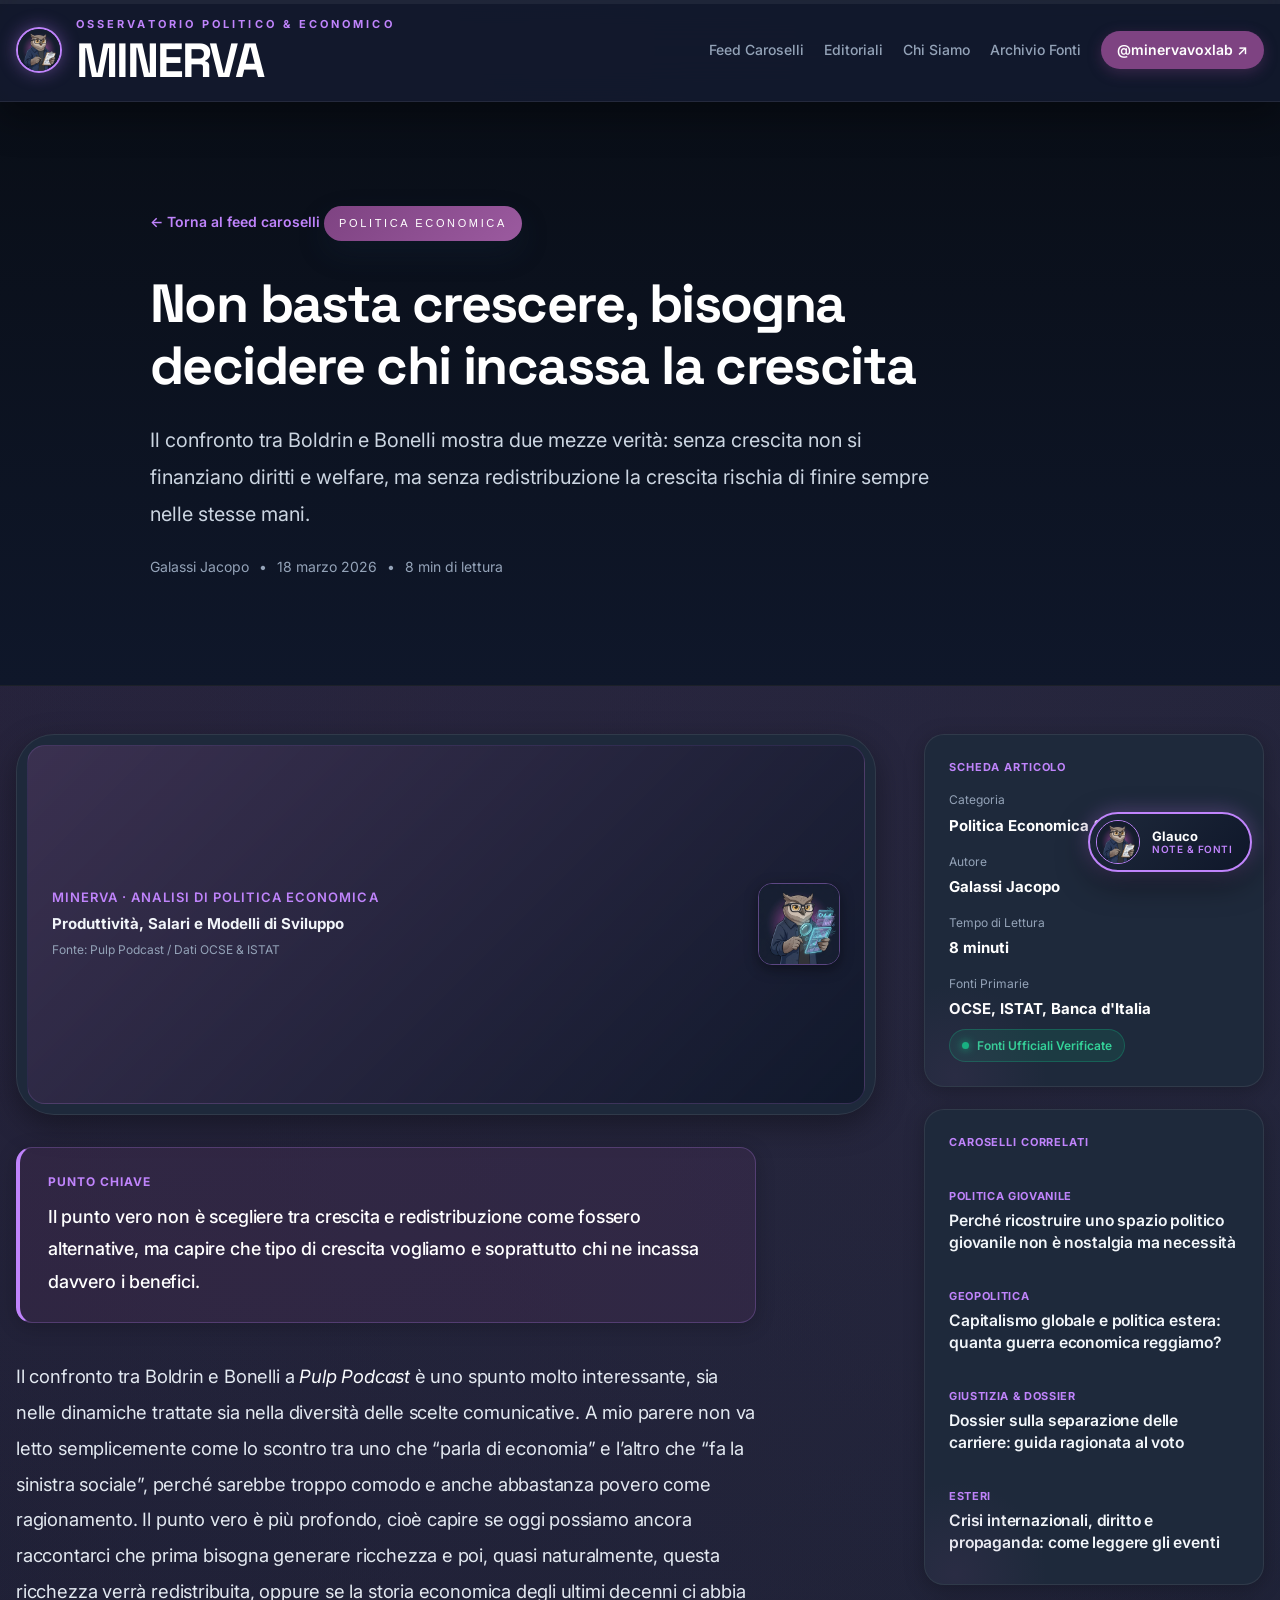
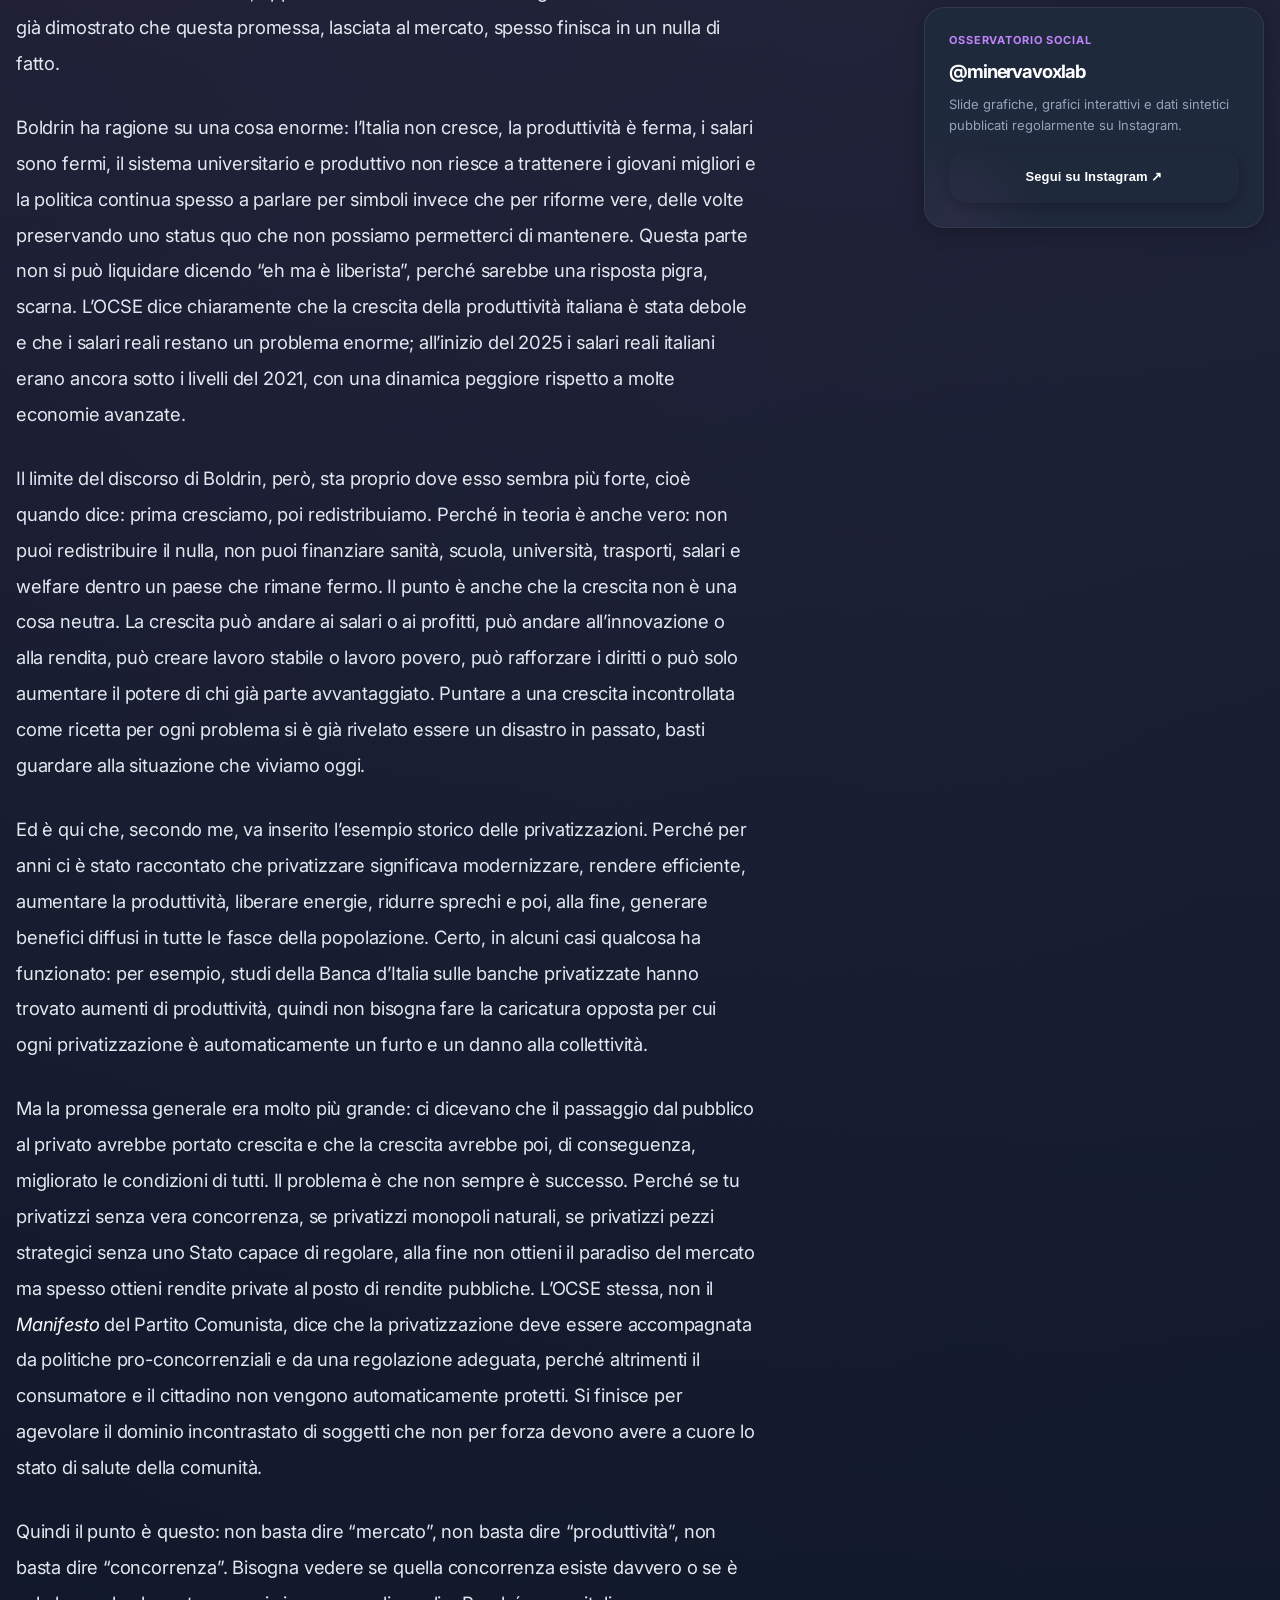
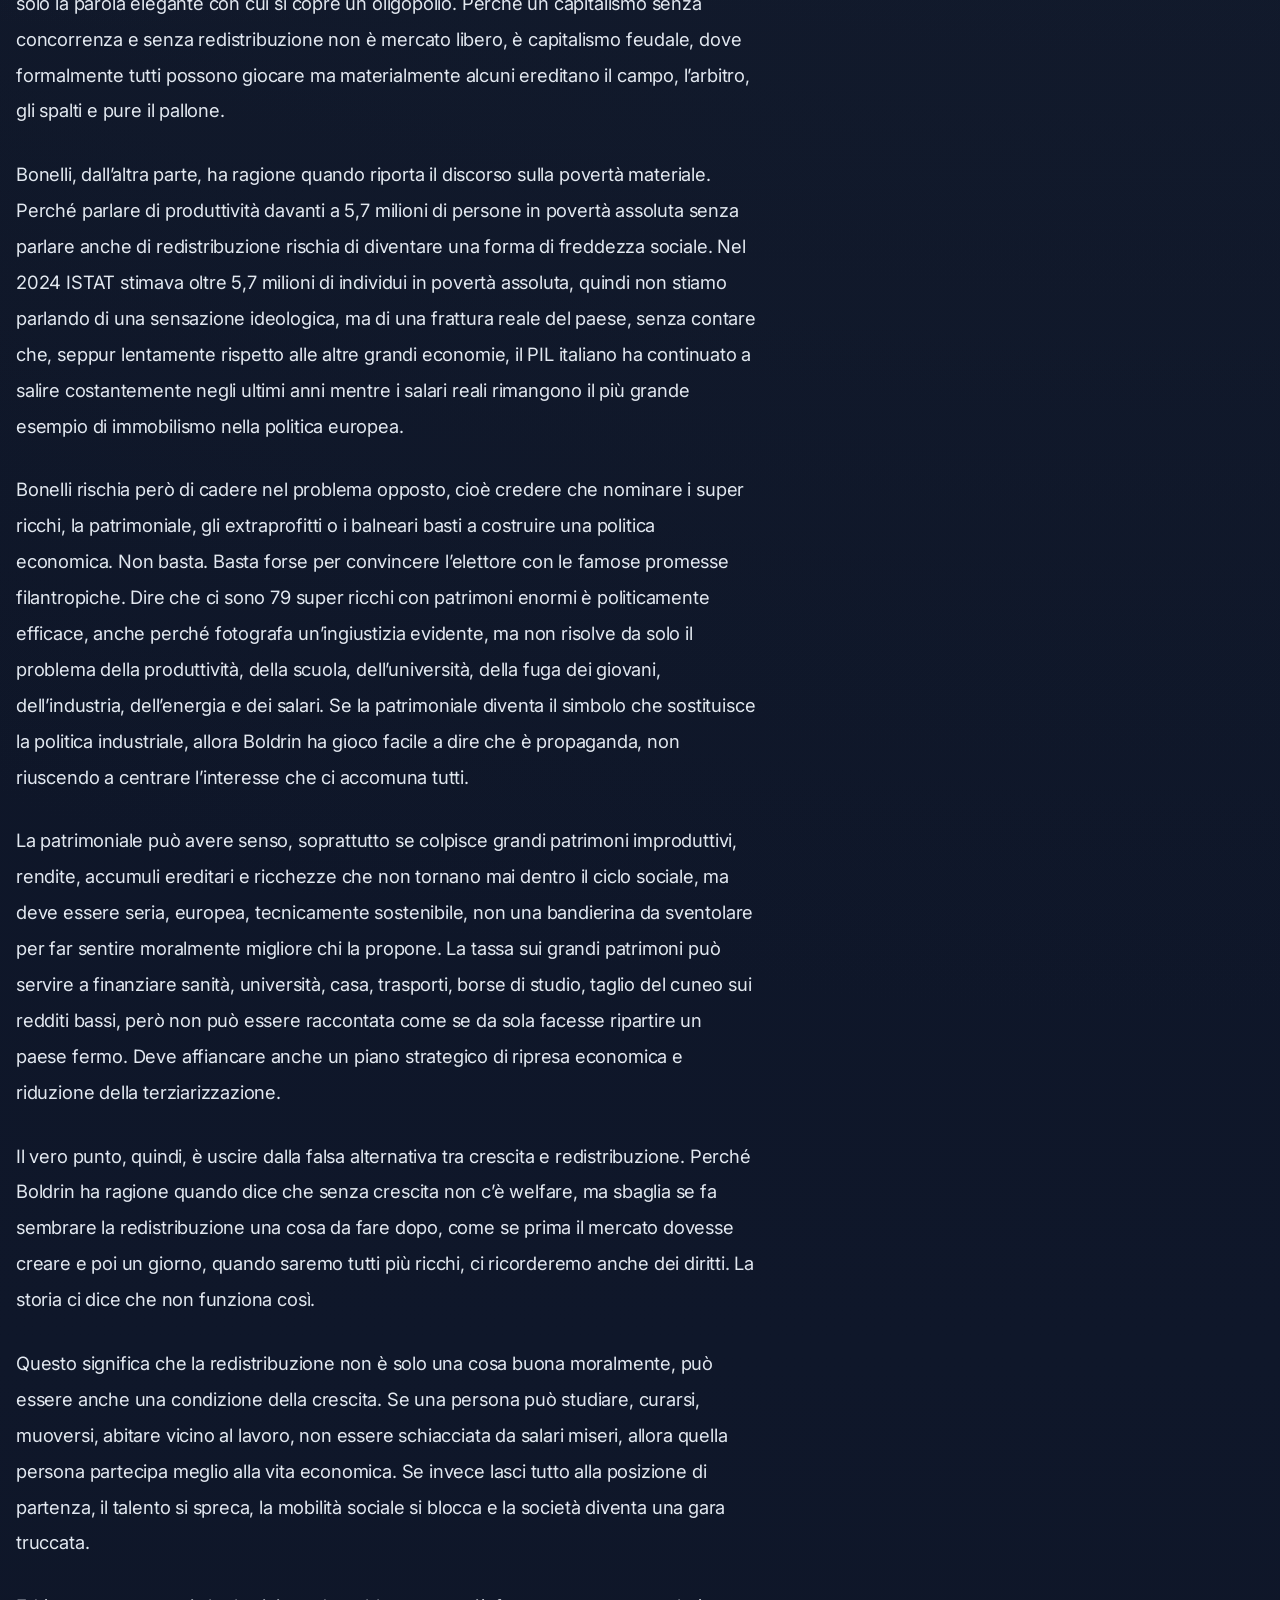
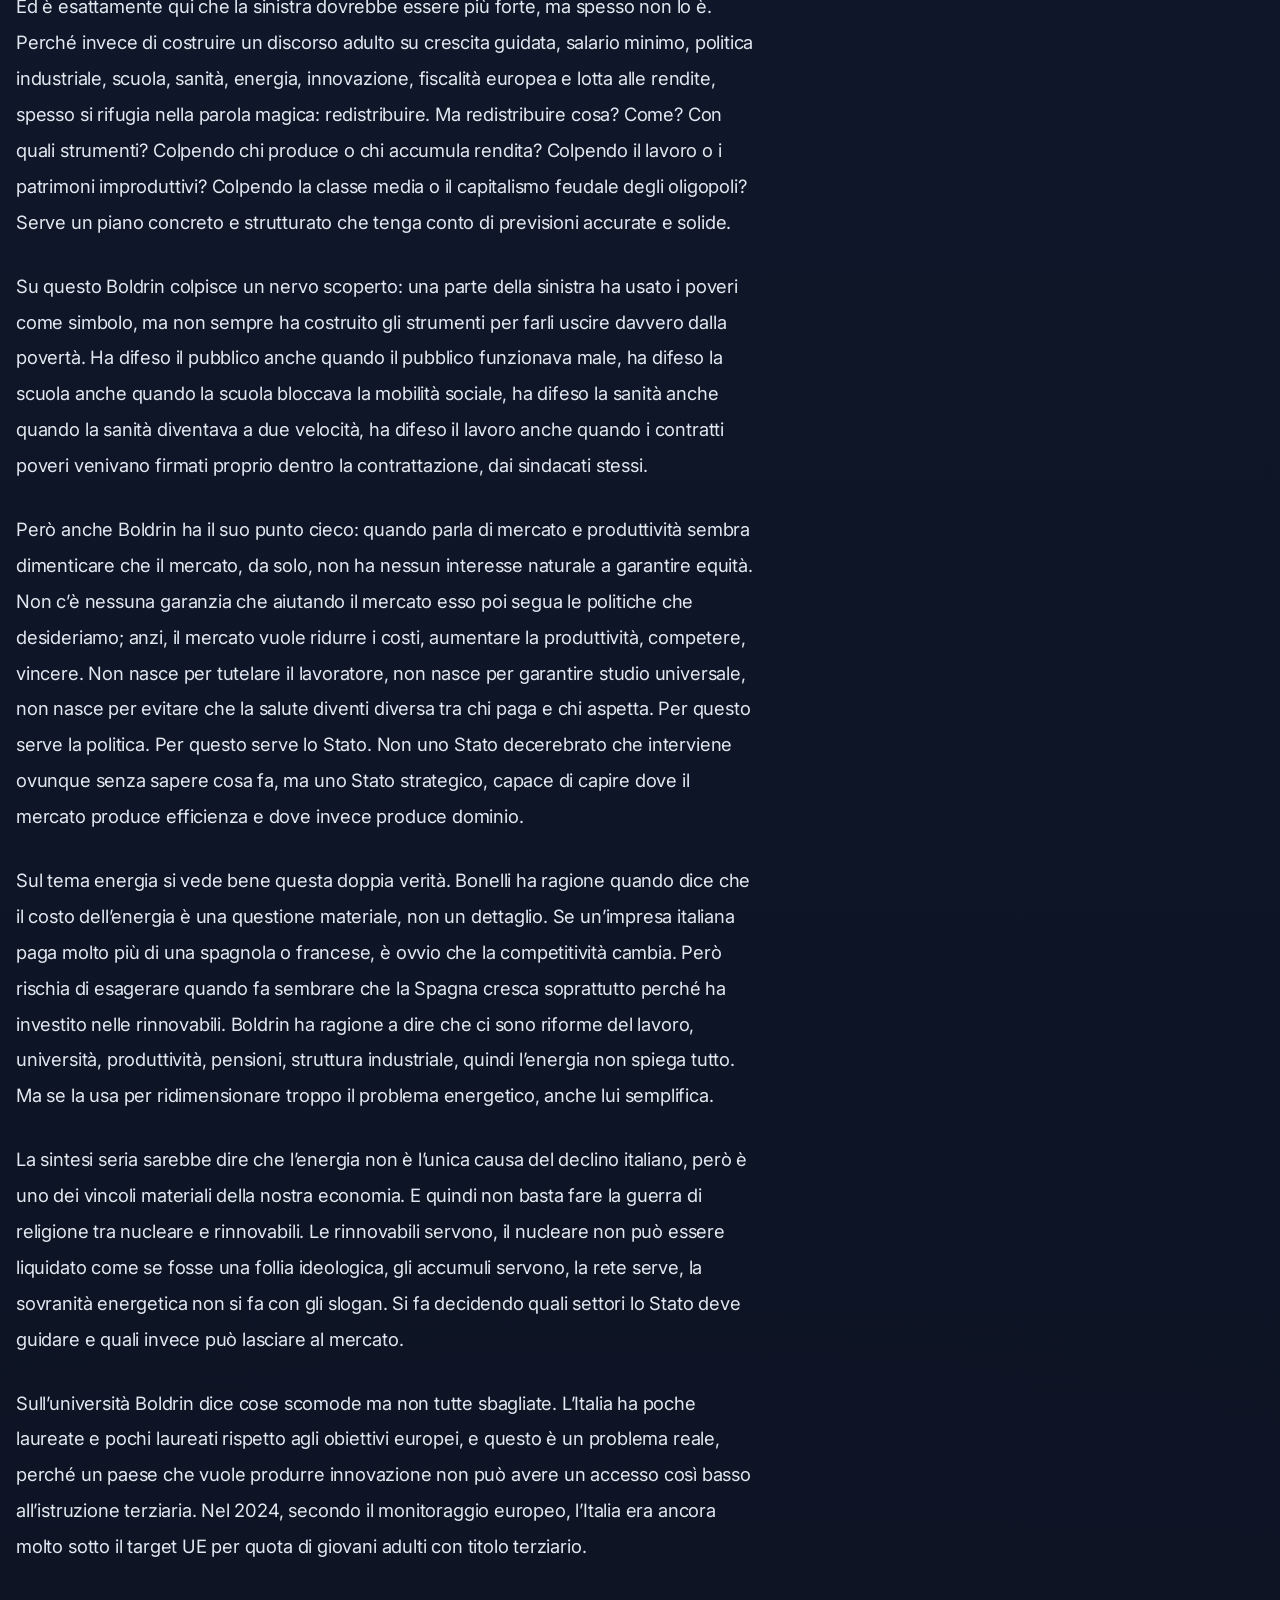
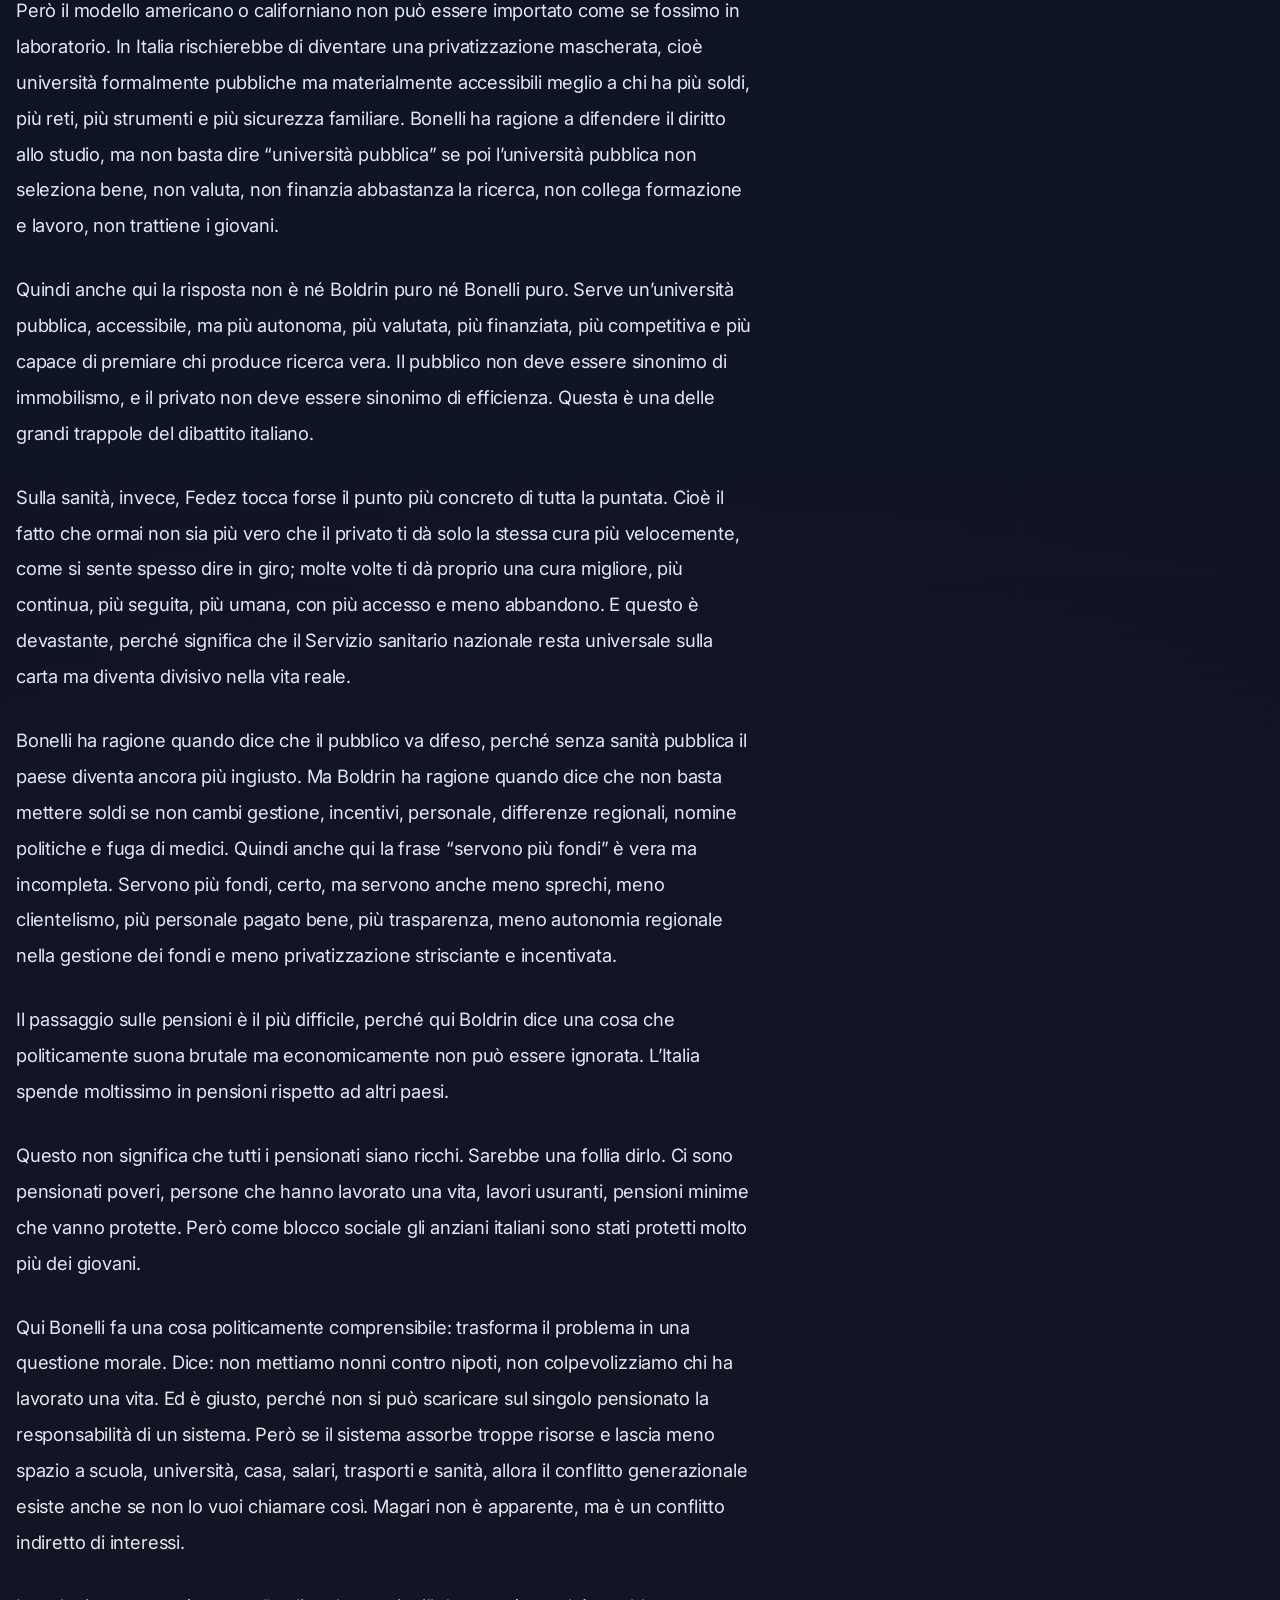
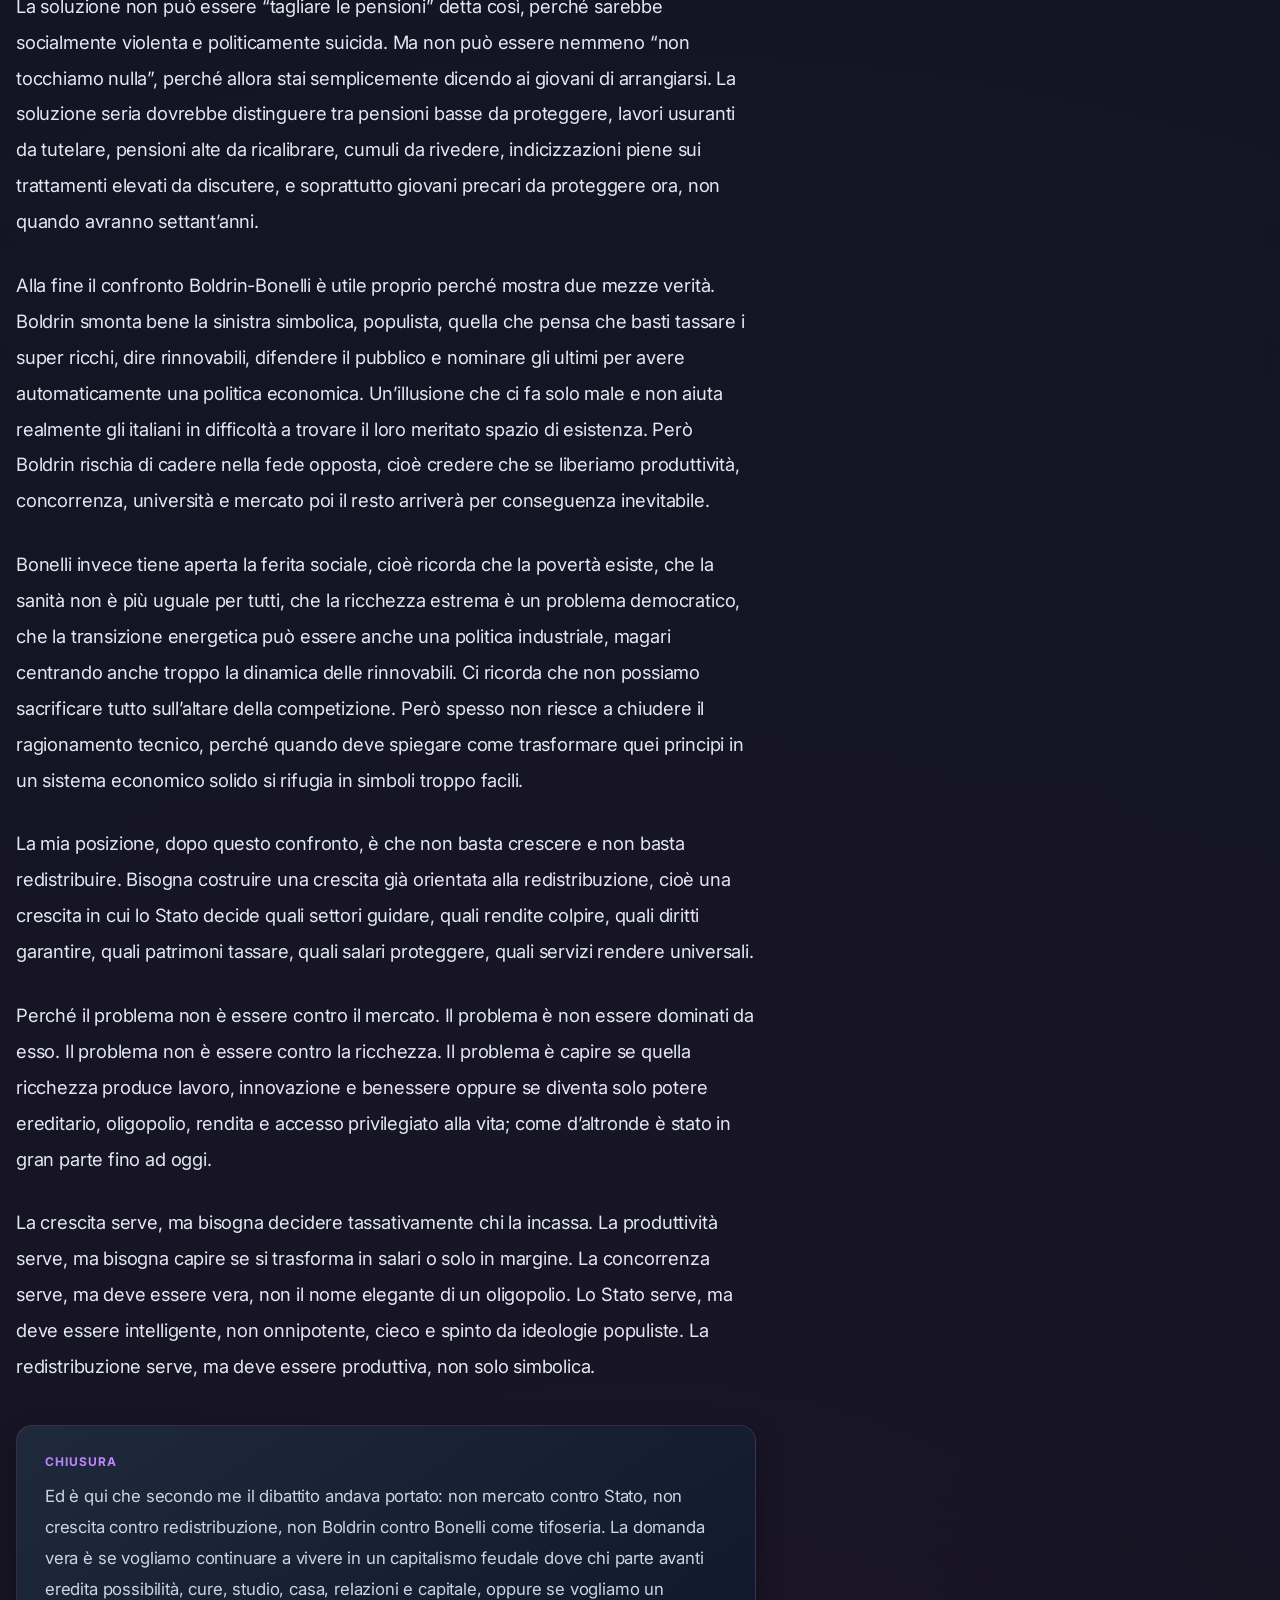
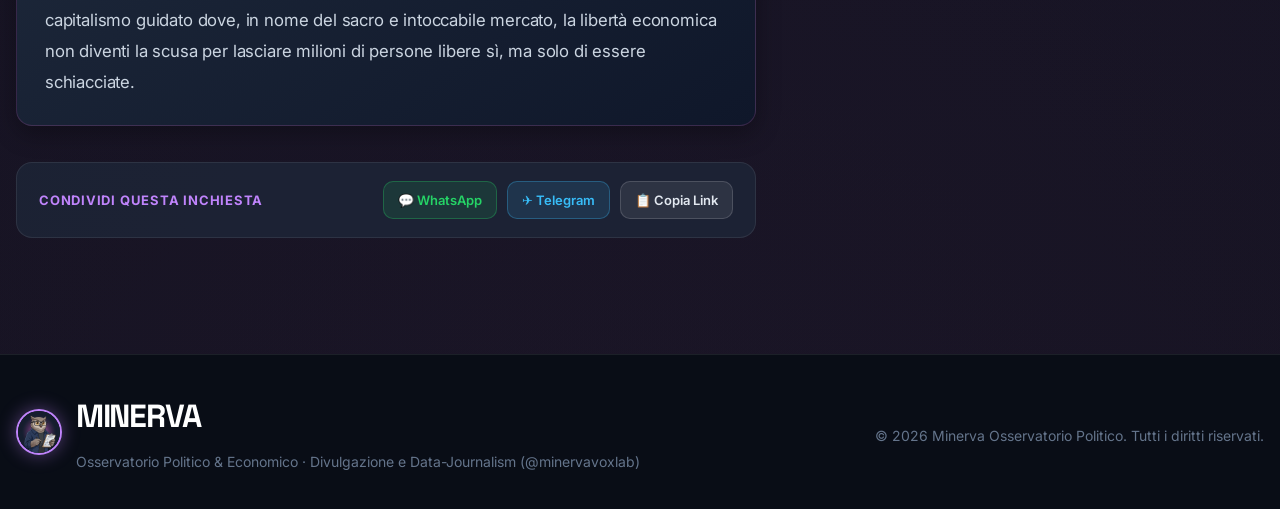
<file: articoli/boldrin-bonelli-crescita-redistribuzione.html>
<!DOCTYPE html>
<html lang="it">
<head>
  <meta charset="UTF-8" />
  <meta name="viewport" content="width=device-width, initial-scale=1.0" />
  <title>Non basta crescere, bisogna decidere chi incassa la crescita - Minerva Osservatorio Politico</title>
  <meta name="description" content="Dal confronto tra Boldrin e Bonelli emerge una domanda più profonda: basta far crescere il paese o bisogna anche decidere chi beneficia davvero di quella crescita?" />
  
  <!-- OPEN GRAPH / SOCIAL PREVIEW -->
  <meta property="og:type" content="article" />
  <meta property="og:site_name" content="Minerva Osservatorio Politico" />
  <meta property="og:title" content="Non basta crescere, bisogna decidere chi incassa la crescita" />
  <meta property="og:description" content="Dal confronto tra Boldrin e Bonelli emerge una domanda più profonda: basta far crescere il paese o bisogna decidere chi ne beneficia?" />
  <meta property="og:image" content="https://paggynerf-lang.github.io/lentecivica/img/glauco.png" />
  <meta property="og:url" content="https://paggynerf-lang.github.io/lentecivica/articoli/boldrin-bonelli-crescita-redistribuzione.html" />
  <meta name="twitter:card" content="summary_large_image" />

  <link rel="preconnect" href="https://fonts.googleapis.com">
  <link rel="preconnect" href="https://fonts.gstatic.com" crossorigin>
  <link href="https://fonts.googleapis.com/css2?family=Inter:wght@300;400;500;600;700;800&family=Space+Grotesk:wght@600;700&display=swap" rel="stylesheet">
  <link rel="stylesheet" href="../styles.css" />
</head>
<body>
  <!-- BARRA DI PROGRESSO LETTURA -->
  <div class="reading-progress" aria-hidden="true">
    <div class="reading-progress-bar" id="readingBar"></div>
  </div>

  <!-- HEADER UFFICIALE MINERVA -->
  <header class="site-header">
    <div class="container header-inner">
      <div class="brand-group">
        <a href="../index.html" title="Torna alla Home Minerva">
          <img src="../img/glauco.png" alt="Glauco Mascotte" class="glauco-nav-avatar" />
        </a>
        <div class="brand">
          <div class="eyebrow">Osservatorio Politico & Economico</div>
          <a href="../index.html" class="logo">MINERVA</a>
        </div>
      </div>

      <nav class="main-nav">
        <a href="../index.html#feed">Feed Caroselli</a>
        <a href="../index.html#editoriali">Editoriali</a>
        <a href="../chi-siamo.html">Chi Siamo</a>
        <a href="../index.html#newsletter">Archivio Fonti</a>
        <a href="https://www.instagram.com/minervavoxlab" target="_blank" rel="noopener" class="nav-ig-btn">@minervavoxlab ↗</a>
      </nav>
    </div>
  </header>

  <main>
    <section class="article-hero">
      <div class="container article-hero-inner">
        <a href="../index.html#feed" class="back-link">← Torna al feed caroselli</a>
        <div class="pill pill-blue">Politica Economica</div>
        <h1>Non basta crescere, bisogna decidere chi incassa la crescita</h1>
        <p class="article-subtitle">
          Il confronto tra Boldrin e Bonelli mostra due mezze verità: senza crescita non si finanziano diritti e welfare, ma senza redistribuzione la crescita rischia di finire sempre nelle stesse mani.
        </p>
        <div class="meta">
          <span>Galassi Jacopo</span>
          <span>•</span>
          <span>18 marzo 2026</span>
          <span>•</span>
          <span>8 min di lettura</span>
        </div>
      </div>
    </section>

    <section class="article-layout-section">
      <div class="container article-layout">
        <article class="article-main">
          <div class="article-cover-frame">
            <div class="article-cover" style="padding: 16px 24px; display: flex; align-items: center; justify-content: space-between; gap: 20px;">
              <div>
                <span style="font-size: 13px; color: #C084FC; font-weight: 600; text-transform: uppercase; letter-spacing: 0.08em; display: block;">Minerva · Analisi di Politica Economica</span>
                <span style="font-size: 15px; color: #F1F5F9; font-weight: 700; margin-top: 4px; display: block;">Produttività, Salari e Modelli di Sviluppo</span>
                <span style="font-size: 12px; color: #94A3B8;">Fonte: Pulp Podcast / Dati OCSE & ISTAT</span>
              </div>
              <img src="../img/glauco-analista.jpg" alt="Glauco Analista Dati" style="width: 82px; height: 82px; border-radius: 14px; border: 1px solid rgba(192, 132, 252, 0.4); object-fit: cover; box-shadow: 0 4px 14px rgba(0,0,0,0.4); flex-shrink: 0;" />
            </div>
          </div>

          <div class="article-body">
            <div class="highlight-box">
              <div class="eyebrow">Punto chiave</div>
              <p>
                Il punto vero non è scegliere tra crescita e redistribuzione come fossero alternative, ma capire che tipo di crescita vogliamo e soprattutto chi ne incassa davvero i benefici.
              </p>
            </div>

            <p>
              Il confronto tra Boldrin e Bonelli a <em>Pulp Podcast</em> è uno spunto molto interessante, sia nelle dinamiche trattate sia nella diversità delle scelte comunicative. A mio parere non va letto semplicemente come lo scontro tra uno che “parla di economia” e l’altro che “fa la sinistra sociale”, perché sarebbe troppo comodo e anche abbastanza povero come ragionamento. Il punto vero è più profondo, cioè capire se oggi possiamo ancora raccontarci che prima bisogna generare ricchezza e poi, quasi naturalmente, questa ricchezza verrà redistribuita, oppure se la storia economica degli ultimi decenni ci abbia già dimostrato che questa promessa, lasciata al mercato, spesso finisca in un nulla di fatto.
            </p>

            <p>
              Boldrin ha ragione su una cosa enorme: l’Italia non cresce, la produttività è ferma, i salari sono fermi, il sistema universitario e produttivo non riesce a trattenere i giovani migliori e la politica continua spesso a parlare per simboli invece che per riforme vere, delle volte preservando uno status quo che non possiamo permetterci di mantenere. Questa parte non si può liquidare dicendo “eh ma è liberista”, perché sarebbe una risposta pigra, scarna. L’OCSE dice chiaramente che la crescita della produttività italiana è stata debole e che i salari reali restano un problema enorme; all’inizio del 2025 i salari reali italiani erano ancora sotto i livelli del 2021, con una dinamica peggiore rispetto a molte economie avanzate.
            </p>

            <p>
              Il limite del discorso di Boldrin, però, sta proprio dove esso sembra più forte, cioè quando dice: prima cresciamo, poi redistribuiamo. Perché in teoria è anche vero: non puoi redistribuire il nulla, non puoi finanziare sanità, scuola, università, trasporti, salari e welfare dentro un paese che rimane fermo. Il punto è anche che la crescita non è una cosa neutra. La crescita può andare ai salari o ai profitti, può andare all’innovazione o alla rendita, può creare lavoro stabile o lavoro povero, può rafforzare i diritti o può solo aumentare il potere di chi già parte avvantaggiato. Puntare a una crescita incontrollata come ricetta per ogni problema si è già rivelato essere un disastro in passato, basti guardare alla situazione che viviamo oggi.
            </p>

            <p>
              Ed è qui che, secondo me, va inserito l’esempio storico delle privatizzazioni. Perché per anni ci è stato raccontato che privatizzare significava modernizzare, rendere efficiente, aumentare la produttività, liberare energie, ridurre sprechi e poi, alla fine, generare benefici diffusi in tutte le fasce della popolazione. Certo, in alcuni casi qualcosa ha funzionato: per esempio, studi della Banca d’Italia sulle banche privatizzate hanno trovato aumenti di produttività, quindi non bisogna fare la caricatura opposta per cui ogni privatizzazione è automaticamente un furto e un danno alla collettività.
            </p>

            <p>
              Ma la promessa generale era molto più grande: ci dicevano che il passaggio dal pubblico al privato avrebbe portato crescita e che la crescita avrebbe poi, di conseguenza, migliorato le condizioni di tutti. Il problema è che non sempre è successo. Perché se tu privatizzi senza vera concorrenza, se privatizzi monopoli naturali, se privatizzi pezzi strategici senza uno Stato capace di regolare, alla fine non ottieni il paradiso del mercato ma spesso ottieni rendite private al posto di rendite pubbliche. L’OCSE stessa, non il <em>Manifesto</em> del Partito Comunista, dice che la privatizzazione deve essere accompagnata da politiche pro-concorrenziali e da una regolazione adeguata, perché altrimenti il consumatore e il cittadino non vengono automaticamente protetti. Si finisce per agevolare il dominio incontrastato di soggetti che non per forza devono avere a cuore lo stato di salute della comunità.
            </p>

            <p>
              Quindi il punto è questo: non basta dire “mercato”, non basta dire “produttività”, non basta dire “concorrenza”. Bisogna vedere se quella concorrenza esiste davvero o se è solo la parola elegante con cui si copre un oligopolio. Perché un capitalismo senza concorrenza e senza redistribuzione non è mercato libero, è capitalismo feudale, dove formalmente tutti possono giocare ma materialmente alcuni ereditano il campo, l’arbitro, gli spalti e pure il pallone.
            </p>

            <p>
              Bonelli, dall’altra parte, ha ragione quando riporta il discorso sulla povertà materiale. Perché parlare di produttività davanti a 5,7 milioni di persone in povertà assoluta senza parlare anche di redistribuzione rischia di diventare una forma di freddezza sociale. Nel 2024 ISTAT stimava oltre 5,7 milioni di individui in povertà assoluta, quindi non stiamo parlando di una sensazione ideologica, ma di una frattura reale del paese, senza contare che, seppur lentamente rispetto alle altre grandi economie, il PIL italiano ha continuato a salire costantemente negli ultimi anni mentre i salari reali rimangono il più grande esempio di immobilismo nella politica europea.
            </p>

            <p>
              Bonelli rischia però di cadere nel problema opposto, cioè credere che nominare i super ricchi, la patrimoniale, gli extraprofitti o i balneari basti a costruire una politica economica. Non basta. Basta forse per convincere l’elettore con le famose promesse filantropiche. Dire che ci sono 79 super ricchi con patrimoni enormi è politicamente efficace, anche perché fotografa un’ingiustizia evidente, ma non risolve da solo il problema della produttività, della scuola, dell’università, della fuga dei giovani, dell’industria, dell’energia e dei salari. Se la patrimoniale diventa il simbolo che sostituisce la politica industriale, allora Boldrin ha gioco facile a dire che è propaganda, non riuscendo a centrare l’interesse che ci accomuna tutti.
            </p>

            <p>
              La patrimoniale può avere senso, soprattutto se colpisce grandi patrimoni improduttivi, rendite, accumuli ereditari e ricchezze che non tornano mai dentro il ciclo sociale, ma deve essere seria, europea, tecnicamente sostenibile, non una bandierina da sventolare per far sentire moralmente migliore chi la propone. La tassa sui grandi patrimoni può servire a finanziare sanità, università, casa, trasporti, borse di studio, taglio del cuneo sui redditi bassi, però non può essere raccontata come se da sola facesse ripartire un paese fermo. Deve affiancare anche un piano strategico di ripresa economica e riduzione della terziarizzazione.
            </p>

            <p>
              Il vero punto, quindi, è uscire dalla falsa alternativa tra crescita e redistribuzione. Perché Boldrin ha ragione quando dice che senza crescita non c’è welfare, ma sbaglia se fa sembrare la redistribuzione una cosa da fare dopo, come se prima il mercato dovesse creare e poi un giorno, quando saremo tutti più ricchi, ci ricorderemo anche dei diritti. La storia ci dice che non funziona così.
            </p>

            <p>
              Questo significa che la redistribuzione non è solo una cosa buona moralmente, può essere anche una condizione della crescita. Se una persona può studiare, curarsi, muoversi, abitare vicino al lavoro, non essere schiacciata da salari miseri, allora quella persona partecipa meglio alla vita economica. Se invece lasci tutto alla posizione di partenza, il talento si spreca, la mobilità sociale si blocca e la società diventa una gara truccata.
            </p>

            <p>
              Ed è esattamente qui che la sinistra dovrebbe essere più forte, ma spesso non lo è. Perché invece di costruire un discorso adulto su crescita guidata, salario minimo, politica industriale, scuola, sanità, energia, innovazione, fiscalità europea e lotta alle rendite, spesso si rifugia nella parola magica: redistribuire. Ma redistribuire cosa? Come? Con quali strumenti? Colpendo chi produce o chi accumula rendita? Colpendo il lavoro o i patrimoni improduttivi? Colpendo la classe media o il capitalismo feudale degli oligopoli? Serve un piano concreto e strutturato che tenga conto di previsioni accurate e solide.
            </p>

            <p>
              Su questo Boldrin colpisce un nervo scoperto: una parte della sinistra ha usato i poveri come simbolo, ma non sempre ha costruito gli strumenti per farli uscire davvero dalla povertà. Ha difeso il pubblico anche quando il pubblico funzionava male, ha difeso la scuola anche quando la scuola bloccava la mobilità sociale, ha difeso la sanità anche quando la sanità diventava a due velocità, ha difeso il lavoro anche quando i contratti poveri venivano firmati proprio dentro la contrattazione, dai sindacati stessi.
            </p>

            <p>
              Però anche Boldrin ha il suo punto cieco: quando parla di mercato e produttività sembra dimenticare che il mercato, da solo, non ha nessun interesse naturale a garantire equità. Non c’è nessuna garanzia che aiutando il mercato esso poi segua le politiche che desideriamo; anzi, il mercato vuole ridurre i costi, aumentare la produttività, competere, vincere. Non nasce per tutelare il lavoratore, non nasce per garantire studio universale, non nasce per evitare che la salute diventi diversa tra chi paga e chi aspetta. Per questo serve la politica. Per questo serve lo Stato. Non uno Stato decerebrato che interviene ovunque senza sapere cosa fa, ma uno Stato strategico, capace di capire dove il mercato produce efficienza e dove invece produce dominio.
            </p>

            <p>
              Sul tema energia si vede bene questa doppia verità. Bonelli ha ragione quando dice che il costo dell’energia è una questione materiale, non un dettaglio. Se un’impresa italiana paga molto più di una spagnola o francese, è ovvio che la competitività cambia. Però rischia di esagerare quando fa sembrare che la Spagna cresca soprattutto perché ha investito nelle rinnovabili. Boldrin ha ragione a dire che ci sono riforme del lavoro, università, produttività, pensioni, struttura industriale, quindi l’energia non spiega tutto. Ma se la usa per ridimensionare troppo il problema energetico, anche lui semplifica.
            </p>

            <p>
              La sintesi seria sarebbe dire che l’energia non è l’unica causa del declino italiano, però è uno dei vincoli materiali della nostra economia. E quindi non basta fare la guerra di religione tra nucleare e rinnovabili. Le rinnovabili servono, il nucleare non può essere liquidato come se fosse una follia ideologica, gli accumuli servono, la rete serve, la sovranità energetica non si fa con gli slogan. Si fa decidendo quali settori lo Stato deve guidare e quali invece può lasciare al mercato.
            </p>

            <p>
              Sull’università Boldrin dice cose scomode ma non tutte sbagliate. L’Italia ha poche laureate e pochi laureati rispetto agli obiettivi europei, e questo è un problema reale, perché un paese che vuole produrre innovazione non può avere un accesso così basso all’istruzione terziaria. Nel 2024, secondo il monitoraggio europeo, l’Italia era ancora molto sotto il target UE per quota di giovani adulti con titolo terziario.
            </p>

            <p>
              Però il modello americano o californiano non può essere importato come se fossimo in laboratorio. In Italia rischierebbe di diventare una privatizzazione mascherata, cioè università formalmente pubbliche ma materialmente accessibili meglio a chi ha più soldi, più reti, più strumenti e più sicurezza familiare. Bonelli ha ragione a difendere il diritto allo studio, ma non basta dire “università pubblica” se poi l’università pubblica non seleziona bene, non valuta, non finanzia abbastanza la ricerca, non collega formazione e lavoro, non trattiene i giovani.
            </p>

            <p>
              Quindi anche qui la risposta non è né Boldrin puro né Bonelli puro. Serve un’università pubblica, accessibile, ma più autonoma, più valutata, più finanziata, più competitiva e più capace di premiare chi produce ricerca vera. Il pubblico non deve essere sinonimo di immobilismo, e il privato non deve essere sinonimo di efficienza. Questa è una delle grandi trappole del dibattito italiano.
            </p>

            <p>
              Sulla sanità, invece, Fedez tocca forse il punto più concreto di tutta la puntata. Cioè il fatto che ormai non sia più vero che il privato ti dà solo la stessa cura più velocemente, come si sente spesso dire in giro; molte volte ti dà proprio una cura migliore, più continua, più seguita, più umana, con più accesso e meno abbandono. E questo è devastante, perché significa che il Servizio sanitario nazionale resta universale sulla carta ma diventa divisivo nella vita reale.
            </p>

            <p>
              Bonelli ha ragione quando dice che il pubblico va difeso, perché senza sanità pubblica il paese diventa ancora più ingiusto. Ma Boldrin ha ragione quando dice che non basta mettere soldi se non cambi gestione, incentivi, personale, differenze regionali, nomine politiche e fuga di medici. Quindi anche qui la frase “servono più fondi” è vera ma incompleta. Servono più fondi, certo, ma servono anche meno sprechi, meno clientelismo, più personale pagato bene, più trasparenza, meno autonomia regionale nella gestione dei fondi e meno privatizzazione strisciante e incentivata.
            </p>

            <p>
              Il passaggio sulle pensioni è il più difficile, perché qui Boldrin dice una cosa che politicamente suona brutale ma economicamente non può essere ignorata. L’Italia spende moltissimo in pensioni rispetto ad altri paesi.
            </p>

            <p>
              Questo non significa che tutti i pensionati siano ricchi. Sarebbe una follia dirlo. Ci sono pensionati poveri, persone che hanno lavorato una vita, lavori usuranti, pensioni minime che vanno protette. Però come blocco sociale gli anziani italiani sono stati protetti molto più dei giovani.
            </p>

            <p>
              Qui Bonelli fa una cosa politicamente comprensibile: trasforma il problema in una questione morale. Dice: non mettiamo nonni contro nipoti, non colpevolizziamo chi ha lavorato una vita. Ed è giusto, perché non si può scaricare sul singolo pensionato la responsabilità di un sistema. Però se il sistema assorbe troppe risorse e lascia meno spazio a scuola, università, casa, salari, trasporti e sanità, allora il conflitto generazionale esiste anche se non lo vuoi chiamare così. Magari non è apparente, ma è un conflitto indiretto di interessi.
            </p>

            <p>
              La soluzione non può essere “tagliare le pensioni” detta così, perché sarebbe socialmente violenta e politicamente suicida. Ma non può essere nemmeno “non tocchiamo nulla”, perché allora stai semplicemente dicendo ai giovani di arrangiarsi. La soluzione seria dovrebbe distinguere tra pensioni basse da proteggere, lavori usuranti da tutelare, pensioni alte da ricalibrare, cumuli da rivedere, indicizzazioni piene sui trattamenti elevati da discutere, e soprattutto giovani precari da proteggere ora, non quando avranno settant’anni.
            </p>

            <p>
              Alla fine il confronto Boldrin-Bonelli è utile proprio perché mostra due mezze verità. Boldrin smonta bene la sinistra simbolica, populista, quella che pensa che basti tassare i super ricchi, dire rinnovabili, difendere il pubblico e nominare gli ultimi per avere automaticamente una politica economica. Un’illusione che ci fa solo male e non aiuta realmente gli italiani in difficoltà a trovare il loro meritato spazio di esistenza. Però Boldrin rischia di cadere nella fede opposta, cioè credere che se liberiamo produttività, concorrenza, università e mercato poi il resto arriverà per conseguenza inevitabile.
            </p>

            <p>
              Bonelli invece tiene aperta la ferita sociale, cioè ricorda che la povertà esiste, che la sanità non è più uguale per tutti, che la ricchezza estrema è un problema democratico, che la transizione energetica può essere anche una politica industriale, magari centrando anche troppo la dinamica delle rinnovabili. Ci ricorda che non possiamo sacrificare tutto sull’altare della competizione. Però spesso non riesce a chiudere il ragionamento tecnico, perché quando deve spiegare come trasformare quei principi in un sistema economico solido si rifugia in simboli troppo facili.
            </p>

            <p>
              La mia posizione, dopo questo confronto, è che non basta crescere e non basta redistribuire. Bisogna costruire una crescita già orientata alla redistribuzione, cioè una crescita in cui lo Stato decide quali settori guidare, quali rendite colpire, quali diritti garantire, quali patrimoni tassare, quali salari proteggere, quali servizi rendere universali.
            </p>

            <p>
              Perché il problema non è essere contro il mercato. Il problema è non essere dominati da esso. Il problema non è essere contro la ricchezza. Il problema è capire se quella ricchezza produce lavoro, innovazione e benessere oppure se diventa solo potere ereditario, oligopolio, rendita e accesso privilegiato alla vita; come d’altronde è stato in gran parte fino ad oggi.
            </p>

            <p>
              La crescita serve, ma bisogna decidere tassativamente chi la incassa. La produttività serve, ma bisogna capire se si trasforma in salari o solo in margine. La concorrenza serve, ma deve essere vera, non il nome elegante di un oligopolio. Lo Stato serve, ma deve essere intelligente, non onnipotente, cieco e spinto da ideologie populiste. La redistribuzione serve, ma deve essere produttiva, non solo simbolica.
            </p>

            <div class="context-box">
              <div class="eyebrow eyebrow-soft">Chiusura</div>
              <p>
                Ed è qui che secondo me il dibattito andava portato: non mercato contro Stato, non crescita contro redistribuzione, non Boldrin contro Bonelli come tifoseria. La domanda vera è se vogliamo continuare a vivere in un capitalismo feudale dove chi parte avanti eredita possibilità, cure, studio, casa, relazioni e capitale, oppure se vogliamo un capitalismo guidato dove, in nome del sacro e intoccabile mercato, la libertà economica non diventi la scusa per lasciare milioni di persone libere sì, ma solo di essere schiacciate.
              </p>
            </div>

            <!-- SOCIAL SHARE BAR -->
            <div class="article-share-bar">
              <span class="share-title">Condividi questa inchiesta</span>
              <div class="share-buttons">
                <a href="https://api.whatsapp.com/send?text=Non%20basta%20crescere,%20bisogna%20decidere%20chi%20incassa%20la%20crescita%20-%20Minerva%20Osservatorio:%20https://paggynerf-lang.github.io/lentecivica/articoli/boldrin-bonelli-crescita-redistribuzione.html" target="_blank" rel="noopener" class="share-btn share-btn-wa">
                  💬 WhatsApp
                </a>
                <a href="https://t.me/share/url?url=https://paggynerf-lang.github.io/lentecivica/articoli/boldrin-bonelli-crescita-redistribuzione.html&text=Non%20basta%20crescere,%20bisogna%20decidere%20chi%20incassa%20la%20crescita%20-%20Minerva" target="_blank" rel="noopener" class="share-btn share-btn-tg">
                  ✈️ Telegram
                </a>
                <button type="button" class="share-btn share-btn-copy" onclick="copyArticleLink(this)">
                  📋 Copia Link
                </button>
              </div>
            </div>
          </div>
        </article>

        <aside class="article-sidebar">
          <!-- SCHEDA ARTICOLO -->
          <div class="sidebar-card">
            <div class="eyebrow">Scheda Articolo</div>
            <div class="sidebar-info">
              <div>
                <span class="label">Categoria</span>
                <strong>Politica Economica & Welfare</strong>
              </div>
              <div>
                <span class="label">Autore</span>
                <strong>Galassi Jacopo</strong>
              </div>
              <div>
                <span class="label">Tempo di Lettura</span>
                <strong>8 minuti</strong>
              </div>
              <div>
                <span class="label">Fonti Primarie</span>
                <strong>OCSE, ISTAT, Banca d'Italia</strong>
              </div>
            </div>
            <div class="sidebar-badge">
              <span class="badge-dot"></span> Fonti Ufficiali Verificate
            </div>
          </div>

          <!-- CAROSELLI CORRELATI -->
          <div class="sidebar-card">
            <div class="eyebrow">Caroselli Correlati</div>
            
            <a href="spazio-politico-giovanile.html" class="related-link">
              <div class="related-item">
                <span class="mini-category">Politica Giovanile</span>
                <h3>Perché ricostruire uno spazio politico giovanile non è nostalgia ma necessità</h3>
              </div>
            </a>

            <a href="capitalismo-politica-estera.html" class="related-link">
              <div class="related-item">
                <span class="mini-category">Geopolitica</span>
                <h3>Capitalismo globale e politica estera: quanta guerra economica reggiamo?</h3>
              </div>
            </a>

            <a href="dossier-separazione-carriere.html" class="related-link">
              <div class="related-item">
                <span class="mini-category">Giustizia & Dossier</span>
                <h3>Dossier sulla separazione delle carriere: guida ragionata al voto</h3>
              </div>
            </a>

            <a href="crisi-internazionali.html" class="related-link">
              <div class="related-item">
                <span class="mini-category">Esteri</span>
                <h3>Crisi internazionali, diritto e propaganda: come leggere gli eventi</h3>
              </div>
            </a>
          </div>

          <!-- CARD OSSERVATORIO INSTAGRAM -->
          <div class="sidebar-card">
            <div class="eyebrow">Osservatorio Social</div>
            <h3 style="font-size: 1.15rem; color: #fff; margin: 4px 0 8px;">@minervavoxlab</h3>
            <p style="font-size: 13px; color: #94A3B8; line-height: 1.6; margin-bottom: 16px;">
              Slide grafiche, grafici interattivi e dati sintetici pubblicati regolarmente su Instagram.
            </p>
            <a href="https://www.instagram.com/minervavoxlab" target="_blank" rel="noopener" class="btn btn-purple full" style="text-align: center; font-size: 13px;">
              Segui su Instagram ↗
            </a>
          </div>
        </aside>
      </div>
    </section>
  </main>

  <!-- FOOTER -->
  <footer class="site-footer">
    <div class="container footer-inner">
      <div class="brand-group">
        <img src="../img/glauco.png" alt="Glauco" class="glauco-nav-avatar" />
        <div>
          <div class="footer-logo">MINERVA</div>
          <div class="footer-text">Osservatorio Politico & Economico · Divulgazione e Data-Journalism (@minervavoxlab)</div>
        </div>
      </div>
      <div class="footer-copy">© 2026 Minerva Osservatorio Politico. Tutti i diritti riservati.</div>
    </div>
  </footer>

  <!-- ===== WIDGET FLOTTANTE DI GLAUCO (IN BASSO A DESTRA) ===== -->
  <aside class="glauco-float-container" aria-label="Assistente Glauco">
    <div class="glauco-bubble" id="glaucoBubble">
      <div class="glauco-bubble-head">
        <div class="glauco-bubble-title">
          <span>🦉 Il Taccuino di Glauco</span>
        </div>
        <button class="glauco-bubble-close" id="glaucoClose" aria-label="Chiudi popup">×</button>
      </div>
      <p class="glauco-bubble-text">
        Stai leggendo l'approfondimento esteso di Minerva. Questo testo approfondisce le slide pubblicate sul canale Instagram <strong>@minervavoxlab</strong> con dati OCSE e ISTAT.
      </p>
      <div class="glauco-bubble-quote">
        «Senza crescita non c'è welfare, ma senza redistribuzione la crescita è solo rendita.»
      </div>
      <p class="glauco-bubble-text" style="margin-bottom: 14px; font-size: 12px; color: #94A3B8;">
        Consulta la colonna a destra per fonti ufficiali e altri caroselli della serie.
      </p>
      <a href="../index.html#feed" class="glauco-bubble-cta">
        ← Torna al Feed Caroselli
      </a>
    </div>

    <button class="glauco-float-btn" id="glaucoToggle" aria-expanded="false" title="Apri il punto di vista di Glauco">
      <img src="../img/glauco.png" alt="Glauco" class="glauco-float-avatar" />
      <div class="glauco-float-label">
        <span>Glauco</span>
        <span class="glauco-float-sub">Note & Fonti</span>
      </div>
    </button>
  </aside>

  <!-- JAVASCRIPT: PROGRESS BAR & WIDGET GLAUCO -->
  <script>
    function copyArticleLink(btn) {
      navigator.clipboard.writeText(window.location.href).then(() => {
        const orig = btn.innerHTML;
        btn.innerHTML = '✓ Copiato!';
        setTimeout(() => { btn.innerHTML = orig; }, 2000);
      });
    }

    (() => {
      // 1. Reading Progress Bar
      const bar = document.getElementById('readingBar');
      if (bar) {
        const updateReadingBar = () => {
          const scrollTop = window.scrollY;
          const docHeight = document.documentElement.scrollHeight - window.innerHeight;
          const progress = docHeight > 0 ? (scrollTop / docHeight) * 100 : 0;
          bar.style.width = `${Math.min(progress, 100)}%`;
        };
        updateReadingBar();
        window.addEventListener('scroll', updateReadingBar, { passive: true });
        window.addEventListener('resize', updateReadingBar);
      }

      // 2. Glauco Floating Widget Toggle
      const toggle = document.getElementById('glaucoToggle');
      const bubble = document.getElementById('glaucoBubble');
      const close = document.getElementById('glaucoClose');

      if (toggle && bubble && close) {
        const toggleBubble = () => {
          const isActive = bubble.classList.toggle('active');
          toggle.setAttribute('aria-expanded', String(isActive));
        };

        toggle.addEventListener('click', (e) => {
          e.stopPropagation();
          toggleBubble();
        });

        close.addEventListener('click', (e) => {
          e.stopPropagation();
          bubble.classList.remove('active');
          toggle.setAttribute('aria-expanded', 'false');
        });

        document.addEventListener('click', (e) => {
          if (!bubble.contains(e.target) && !toggle.contains(e.target)) {
            bubble.classList.remove('active');
            toggle.setAttribute('aria-expanded', 'false');
          }
        });
      }
    })();
  </script>
</body>
</html>
</file>
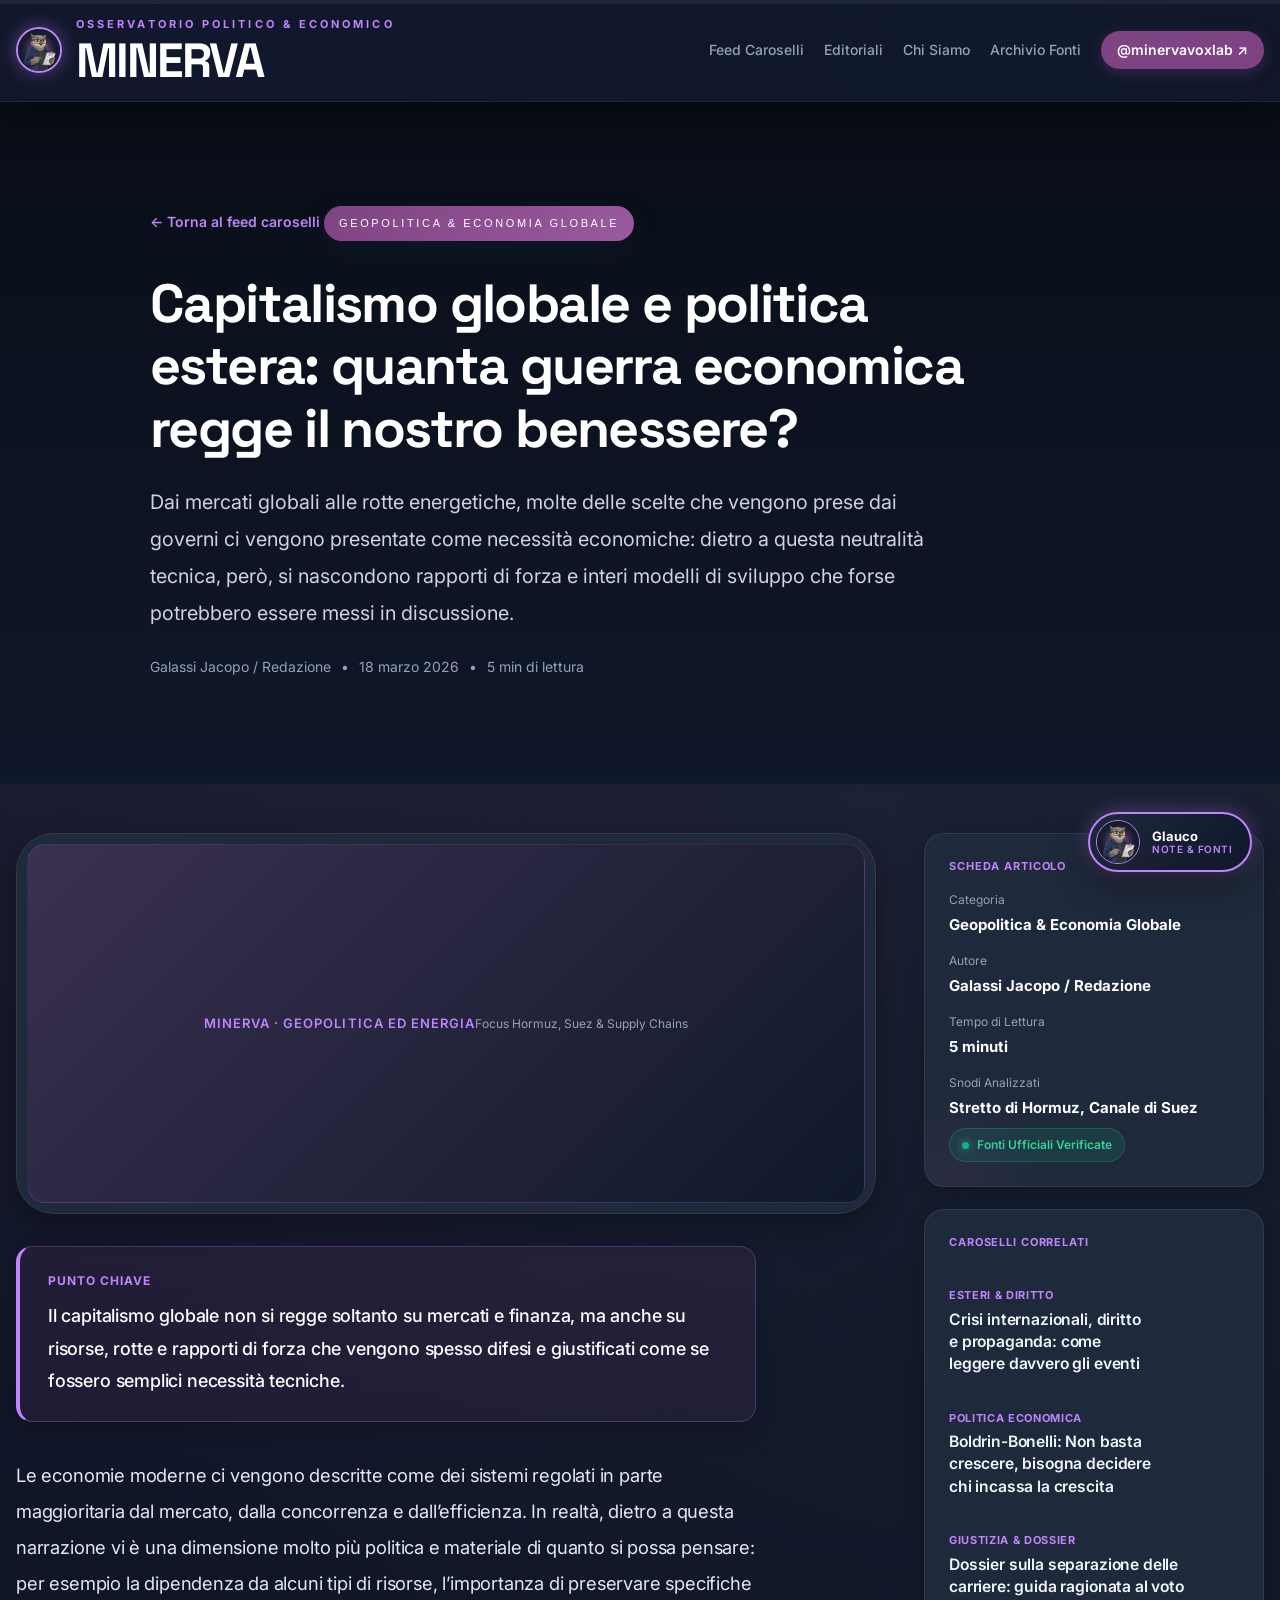
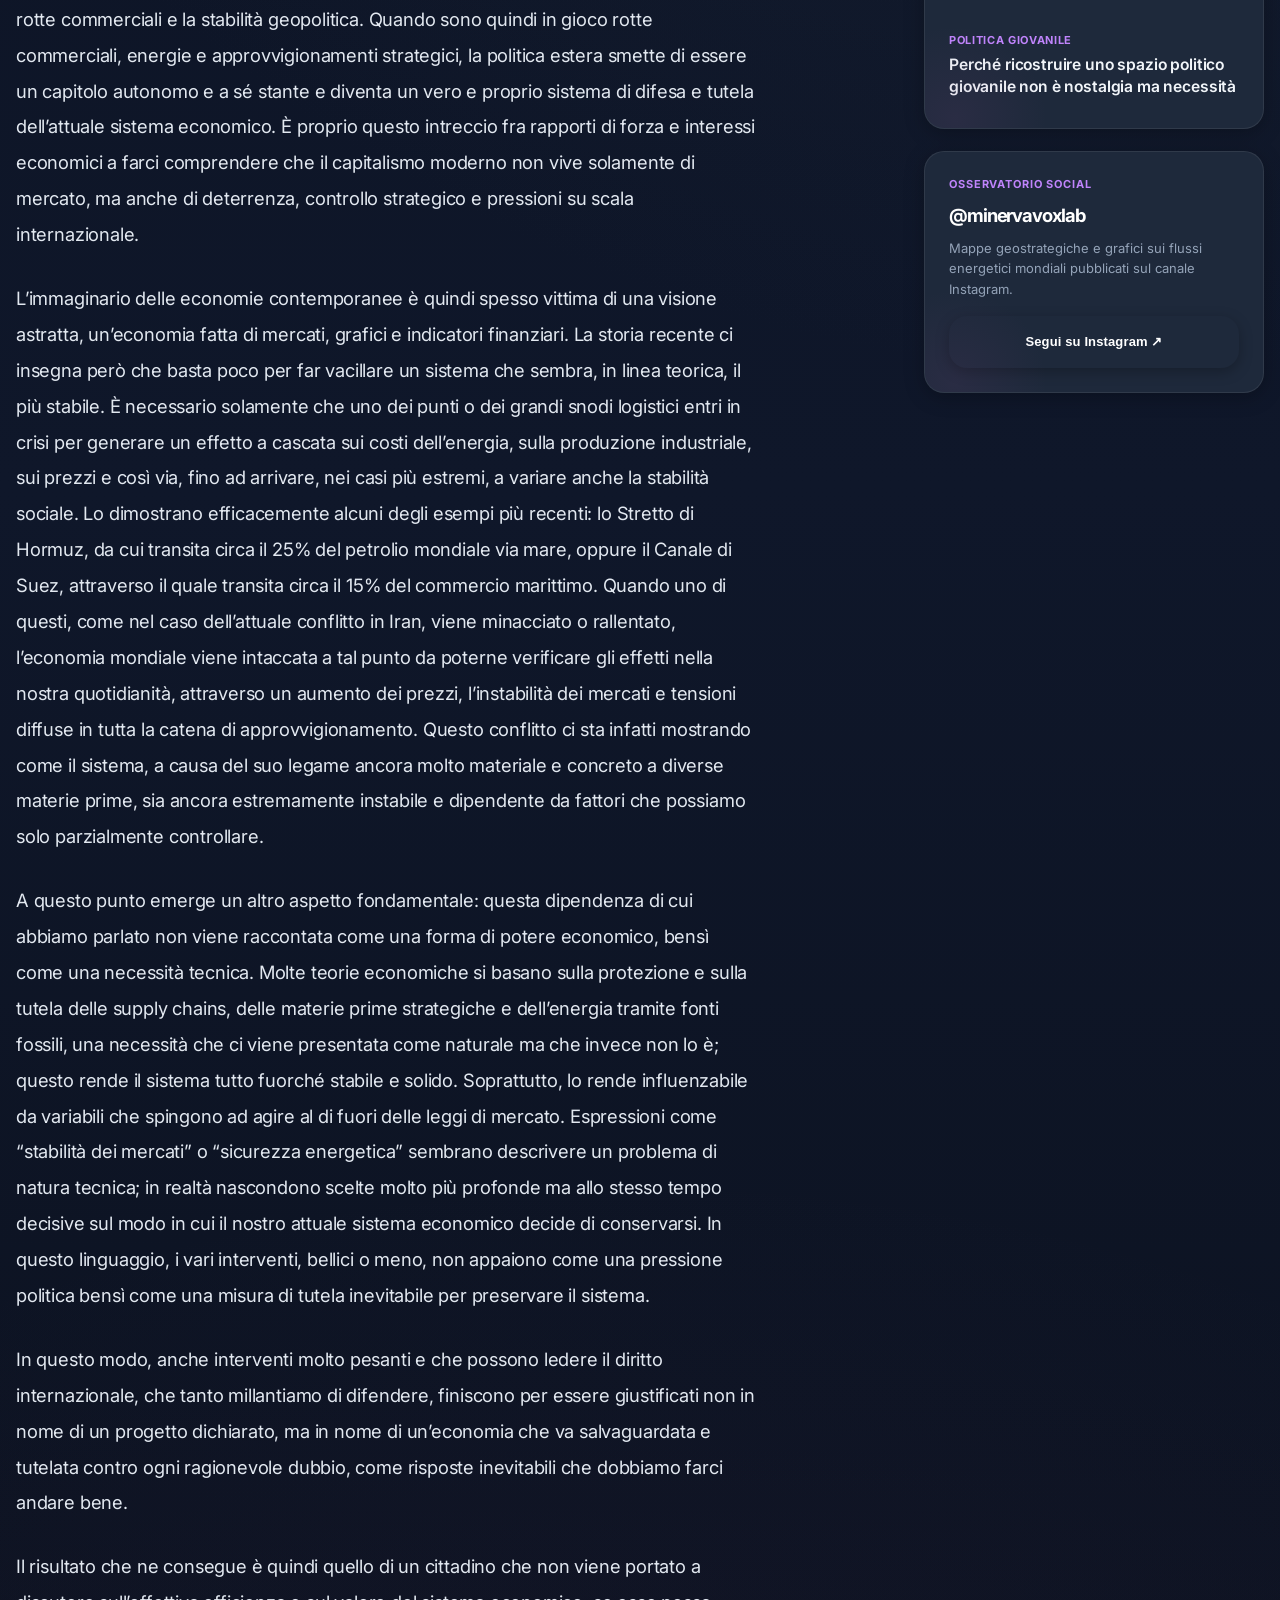
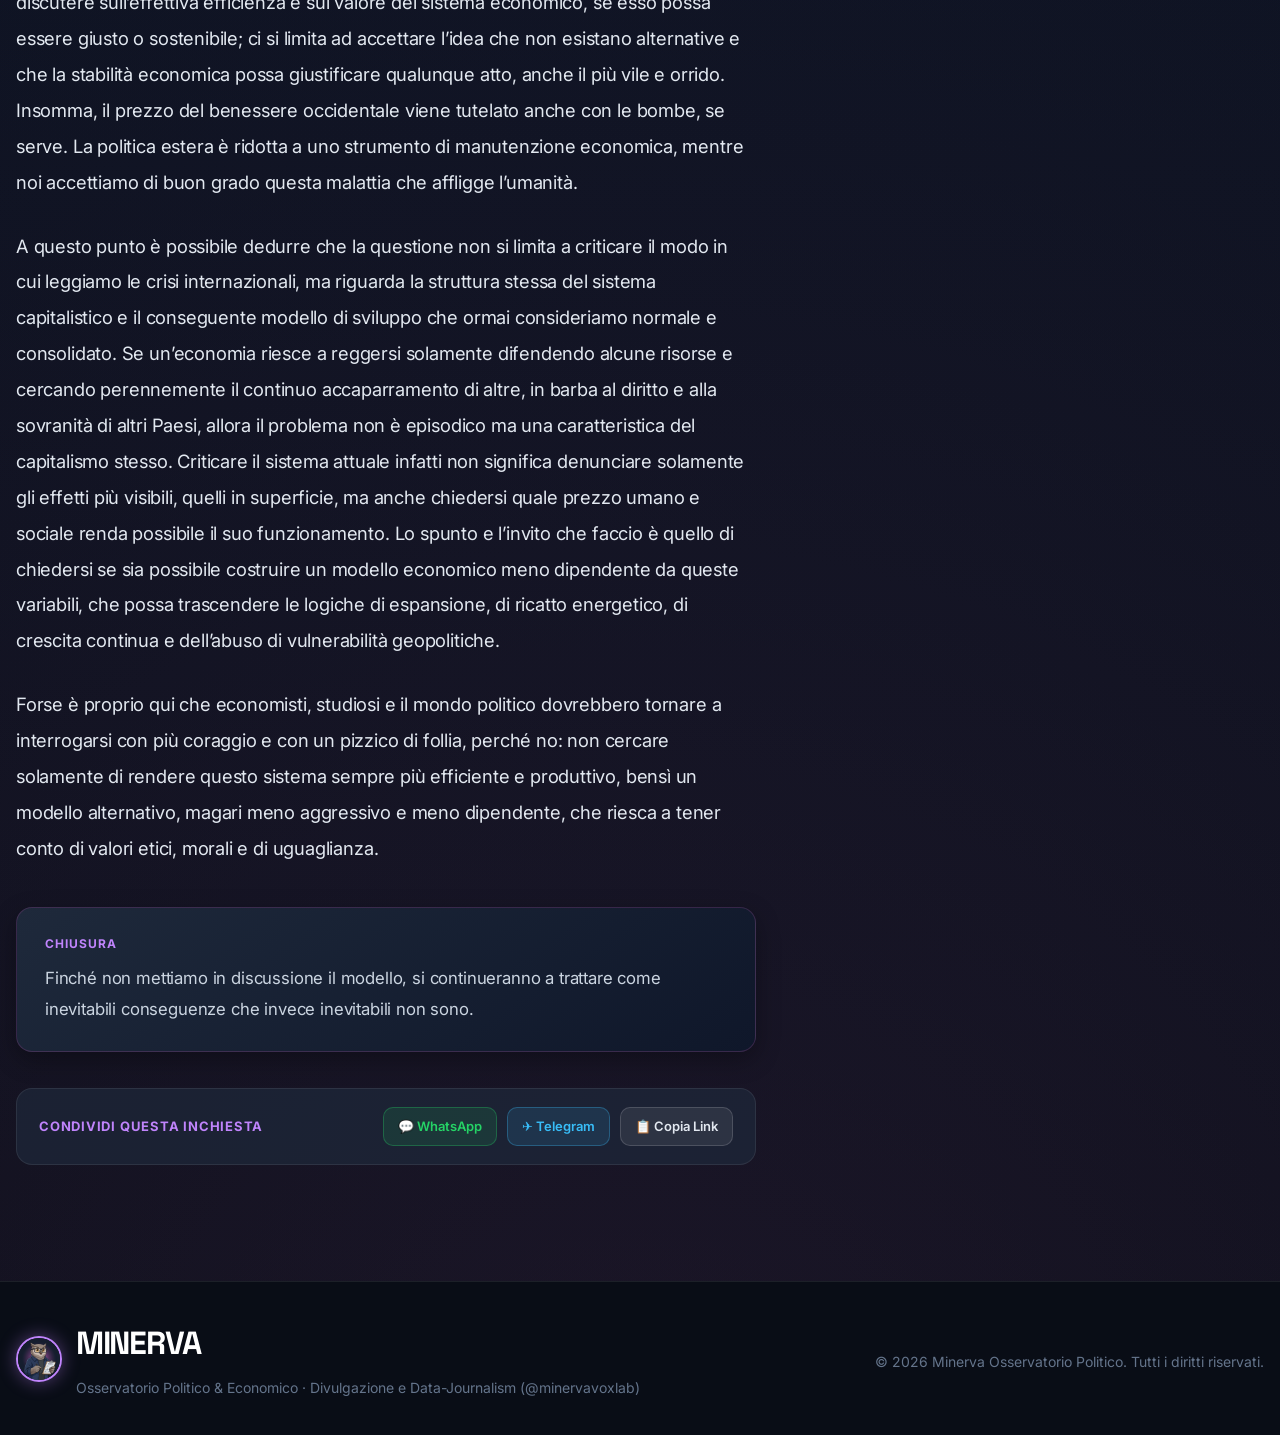
<file: articoli/capitalismo-politica-estera.html>
<!DOCTYPE html>
<html lang="it">
<head>
  <meta charset="UTF-8" />
  <meta name="viewport" content="width=device-width, initial-scale=1.0" />
  <title>Capitalismo globale e politica estera - Minerva Osservatorio Politico</title>
  <meta name="description" content="Dai mercati globali alle rotte energetiche, molte scelte di politica estera vengono presentate come necessità economiche." />
  
  <!-- OPEN GRAPH / SOCIAL PREVIEW -->
  <meta property="og:type" content="article" />
  <meta property="og:site_name" content="Minerva Osservatorio Politico" />
  <meta property="og:title" content="Capitalismo globale e politica estera: quanta guerra economica reggiamo?" />
  <meta property="og:description" content="Dai mercati globali alle rotte energetiche, molte scelte vengono presentate come necessità tecniche neutrali: dietro si nascondono rapporti di forza." />
  <meta property="og:image" content="https://paggynerf-lang.github.io/lentecivica/img/glauco.png" />
  <meta property="og:url" content="https://paggynerf-lang.github.io/lentecivica/articoli/capitalismo-politica-estera.html" />
  <meta name="twitter:card" content="summary_large_image" />

  <link rel="preconnect" href="https://fonts.googleapis.com">
  <link rel="preconnect" href="https://fonts.gstatic.com" crossorigin>
  <link href="https://fonts.googleapis.com/css2?family=Inter:wght@300;400;500;600;700;800&family=Space+Grotesk:wght@600;700&display=swap" rel="stylesheet">
  <link rel="stylesheet" href="../styles.css" />
</head>
<body>
  <!-- BARRA DI PROGRESSO LETTURA -->
  <div class="reading-progress" aria-hidden="true">
    <div class="reading-progress-bar" id="readingBar"></div>
  </div>

  <!-- HEADER UFFICIALE MINERVA -->
  <header class="site-header">
    <div class="container header-inner">
      <div class="brand-group">
        <a href="../index.html" title="Torna alla Home Minerva">
          <img src="../img/glauco.png" alt="Glauco Mascotte" class="glauco-nav-avatar" />
        </a>
        <div class="brand">
          <div class="eyebrow">Osservatorio Politico & Economico</div>
          <a href="../index.html" class="logo">MINERVA</a>
        </div>
      </div>

      <nav class="main-nav">
        <a href="../index.html#feed">Feed Caroselli</a>
        <a href="../index.html#editoriali">Editoriali</a>
        <a href="../chi-siamo.html">Chi Siamo</a>
        <a href="../index.html#newsletter">Archivio Fonti</a>
        <a href="https://www.instagram.com/minervavoxlab" target="_blank" rel="noopener" class="nav-ig-btn">@minervavoxlab ↗</a>
      </nav>
    </div>
  </header>

  <main>
    <section class="article-hero">
      <div class="container article-hero-inner">
        <a href="../index.html#feed" class="back-link">← Torna al feed caroselli</a>
        <div class="pill pill-blue">Geopolitica & Economia Globale</div>
        <h1>Capitalismo globale e politica estera: quanta guerra economica regge il nostro benessere?</h1>
        <p class="article-subtitle">
          Dai mercati globali alle rotte energetiche, molte delle scelte che vengono prese dai governi
          ci vengono presentate come necessità economiche: dietro a questa neutralità tecnica, però,
          si nascondono rapporti di forza e interi modelli di sviluppo che forse potrebbero essere messi in discussione.
        </p>
        <div class="meta">
          <span>Galassi Jacopo / Redazione</span>
          <span>•</span>
          <span>18 marzo 2026</span>
          <span>•</span>
          <span>5 min di lettura</span>
        </div>
      </div>
    </section>

    <section class="article-layout-section">
      <div class="container article-layout">
        <article class="article-main">
          <div class="article-cover-frame">
            <div class="article-cover">
              <span style="font-size: 13px; color: #C084FC; font-weight: 600; text-transform: uppercase; letter-spacing: 0.08em;">Minerva · Geopolitica ed Energia</span>
              <span style="font-size: 12px; color: #94A3B8;">Focus Hormuz, Suez & Supply Chains</span>
            </div>
          </div>

          <div class="article-body">
            <div class="highlight-box">
              <div class="eyebrow">Punto chiave</div>
              <p>
                Il capitalismo globale non si regge soltanto su mercati e finanza, ma anche su risorse,
                rotte e rapporti di forza che vengono spesso difesi e giustificati come se fossero semplici necessità tecniche.
              </p>
            </div>

            <p>
              Le economie moderne ci vengono descritte come dei sistemi regolati in parte maggioritaria dal mercato, dalla concorrenza e dall’efficienza. In realtà, dietro a questa narrazione vi è una dimensione molto più politica e materiale di quanto si possa pensare: per esempio la dipendenza da alcuni tipi di risorse, l’importanza di preservare specifiche rotte commerciali e la stabilità geopolitica. Quando sono quindi in gioco rotte commerciali, energie e approvvigionamenti strategici, la politica estera smette di essere un capitolo autonomo e a sé stante e diventa un vero e proprio sistema di difesa e tutela dell’attuale sistema economico. È proprio questo intreccio fra rapporti di forza e interessi economici a farci comprendere che il capitalismo moderno non vive solamente di mercato, ma anche di deterrenza, controllo strategico e pressioni su scala internazionale.
            </p>

            <p>
              L’immaginario delle economie contemporanee è quindi spesso vittima di una visione astratta, un’economia fatta di mercati, grafici e indicatori finanziari. La storia recente ci insegna però che basta poco per far vacillare un sistema che sembra, in linea teorica, il più stabile. È necessario solamente che uno dei punti o dei grandi snodi logistici entri in crisi per generare un effetto a cascata sui costi dell’energia, sulla produzione industriale, sui prezzi e così via, fino ad arrivare, nei casi più estremi, a variare anche la stabilità sociale. Lo dimostrano efficacemente alcuni degli esempi più recenti: lo Stretto di Hormuz, da cui transita circa il 25% del petrolio mondiale via mare, oppure il Canale di Suez, attraverso il quale transita circa il 15% del commercio marittimo. Quando uno di questi, come nel caso dell’attuale conflitto in Iran, viene minacciato o rallentato, l’economia mondiale viene intaccata a tal punto da poterne verificare gli effetti nella nostra quotidianità, attraverso un aumento dei prezzi, l’instabilità dei mercati e tensioni diffuse in tutta la catena di approvvigionamento. Questo conflitto ci sta infatti mostrando come il sistema, a causa del suo legame ancora molto materiale e concreto a diverse materie prime, sia ancora estremamente instabile e dipendente da fattori che possiamo solo parzialmente controllare.
            </p>

            <p>
              A questo punto emerge un altro aspetto fondamentale: questa dipendenza di cui abbiamo parlato non viene raccontata come una forma di potere economico, bensì come una necessità tecnica. Molte teorie economiche si basano sulla protezione e sulla tutela delle supply chains, delle materie prime strategiche e dell’energia tramite fonti fossili, una necessità che ci viene presentata come naturale ma che invece non lo è; questo rende il sistema tutto fuorché stabile e solido. Soprattutto, lo rende influenzabile da variabili che spingono ad agire al di fuori delle leggi di mercato. Espressioni come “stabilità dei mercati” o “sicurezza energetica” sembrano descrivere un problema di natura tecnica; in realtà nascondono scelte molto più profonde ma allo stesso tempo decisive sul modo in cui il nostro attuale sistema economico decide di conservarsi. In questo linguaggio, i vari interventi, bellici o meno, non appaiono come una pressione politica bensì come una misura di tutela inevitabile per preservare il sistema.
            </p>

            <p>
              In questo modo, anche interventi molto pesanti e che possono ledere il diritto internazionale, che tanto millantiamo di difendere, finiscono per essere giustificati non in nome di un progetto dichiarato, ma in nome di un’economia che va salvaguardata e tutelata contro ogni ragionevole dubbio, come risposte inevitabili che dobbiamo farci andare bene.
            </p>

            <p>
              Il risultato che ne consegue è quindi quello di un cittadino che non viene portato a discutere sull’effettiva efficienza e sul valore del sistema economico, se esso possa essere giusto o sostenibile; ci si limita ad accettare l’idea che non esistano alternative e che la stabilità economica possa giustificare qualunque atto, anche il più vile e orrido. Insomma, il prezzo del benessere occidentale viene tutelato anche con le bombe, se serve. La politica estera è ridotta a uno strumento di manutenzione economica, mentre noi accettiamo di buon grado questa malattia che affligge l’umanità.
            </p>

            <p>
              A questo punto è possibile dedurre che la questione non si limita a criticare il modo in cui leggiamo le crisi internazionali, ma riguarda la struttura stessa del sistema capitalistico e il conseguente modello di sviluppo che ormai consideriamo normale e consolidato. Se un’economia riesce a reggersi solamente difendendo alcune risorse e cercando perennemente il continuo accaparramento di altre, in barba al diritto e alla sovranità di altri Paesi, allora il problema non è episodico ma una caratteristica del capitalismo stesso. Criticare il sistema attuale infatti non significa denunciare solamente gli effetti più visibili, quelli in superficie, ma anche chiedersi quale prezzo umano e sociale renda possibile il suo funzionamento. Lo spunto e l’invito che faccio è quello di chiedersi se sia possibile costruire un modello economico meno dipendente da queste variabili, che possa trascendere le logiche di espansione, di ricatto energetico, di crescita continua e dell’abuso di vulnerabilità geopolitiche.
            </p>

            <p>
              Forse è proprio qui che economisti, studiosi e il mondo politico dovrebbero tornare a interrogarsi con più coraggio e con un pizzico di follia, perché no: non cercare solamente di rendere questo sistema sempre più efficiente e produttivo, bensì un modello alternativo, magari meno aggressivo e meno dipendente, che riesca a tener conto di valori etici, morali e di uguaglianza.
            </p>

            <div class="context-box">
              <div class="eyebrow eyebrow-soft">Chiusura</div>
              <p>
                Finché non mettiamo in discussione il modello, si continueranno a trattare come inevitabili conseguenze che invece inevitabili non sono.
              </p>
            </div>

            <!-- SOCIAL SHARE BAR -->
            <div class="article-share-bar">
              <span class="share-title">Condividi questa inchiesta</span>
              <div class="share-buttons">
                <a href="https://api.whatsapp.com/send?text=Capitalismo%20globale%20e%20politica%20estera:%20quanta%20guerra%20economica%20reggiamo?%20-%20Minerva:%20https://paggynerf-lang.github.io/lentecivica/articoli/capitalismo-politica-estera.html" target="_blank" rel="noopener" class="share-btn share-btn-wa">
                  💬 WhatsApp
                </a>
                <a href="https://t.me/share/url?url=https://paggynerf-lang.github.io/lentecivica/articoli/capitalismo-politica-estera.html&text=Capitalismo%20globale%20e%20politica%20estera%20-%20Minerva" target="_blank" rel="noopener" class="share-btn share-btn-tg">
                  ✈️ Telegram
                </a>
                <button type="button" class="share-btn share-btn-copy" onclick="copyArticleLink(this)">
                  📋 Copia Link
                </button>
              </div>
            </div>
          </div>
        </article>

        <aside class="article-sidebar">
          <!-- SCHEDA ARTICOLO -->
          <div class="sidebar-card">
            <div class="eyebrow">Scheda Articolo</div>
            <div class="sidebar-info">
              <div>
                <span class="label">Categoria</span>
                <strong>Geopolitica & Economia Globale</strong>
              </div>
              <div>
                <span class="label">Autore</span>
                <strong>Galassi Jacopo / Redazione</strong>
              </div>
              <div>
                <span class="label">Tempo di Lettura</span>
                <strong>5 minuti</strong>
              </div>
              <div>
                <span class="label">Snodi Analizzati</span>
                <strong>Stretto di Hormuz, Canale di Suez</strong>
              </div>
            </div>
            <div class="sidebar-badge">
              <span class="badge-dot"></span> Fonti Ufficiali Verificate
            </div>
          </div>

          <!-- CAROSELLI CORRELATI -->
          <div class="sidebar-card">
            <div class="eyebrow">Caroselli Correlati</div>
            
            <a href="crisi-internazionali.html" class="related-link">
              <div class="related-item">
                <span class="mini-category">Esteri & Diritto</span>
                <h3>Crisi internazionali, diritto e propaganda: come leggere davvero gli eventi</h3>
              </div>
            </a>

            <a href="boldrin-bonelli-crescita-redistribuzione.html" class="related-link">
              <div class="related-item">
                <span class="mini-category">Politica Economica</span>
                <h3>Boldrin-Bonelli: Non basta crescere, bisogna decidere chi incassa la crescita</h3>
              </div>
            </a>

            <a href="dossier-separazione-carriere.html" class="related-link">
              <div class="related-item">
                <span class="mini-category">Giustizia & Dossier</span>
                <h3>Dossier sulla separazione delle carriere: guida ragionata al voto</h3>
              </div>
            </a>

            <a href="spazio-politico-giovanile.html" class="related-link">
              <div class="related-item">
                <span class="mini-category">Politica Giovanile</span>
                <h3>Perché ricostruire uno spazio politico giovanile non è nostalgia ma necessità</h3>
              </div>
            </a>
          </div>

          <!-- CARD OSSERVATORIO INSTAGRAM -->
          <div class="sidebar-card">
            <div class="eyebrow">Osservatorio Social</div>
            <h3 style="font-size: 1.15rem; color: #fff; margin: 4px 0 8px;">@minervavoxlab</h3>
            <p style="font-size: 13px; color: #94A3B8; line-height: 1.6; margin-bottom: 16px;">
              Mappe geostrategiche e grafici sui flussi energetici mondiali pubblicati sul canale Instagram.
            </p>
            <a href="https://www.instagram.com/minervavoxlab" target="_blank" rel="noopener" class="btn btn-purple full" style="text-align: center; font-size: 13px;">
              Segui su Instagram ↗
            </a>
          </div>
        </aside>
      </div>
    </section>
  </main>

  <!-- FOOTER -->
  <footer class="site-footer">
    <div class="container footer-inner">
      <div class="brand-group">
        <img src="../img/glauco.png" alt="Glauco" class="glauco-nav-avatar" />
        <div>
          <div class="footer-logo">MINERVA</div>
          <div class="footer-text">Osservatorio Politico & Economico · Divulgazione e Data-Journalism (@minervavoxlab)</div>
        </div>
      </div>
      <div class="footer-copy">© 2026 Minerva Osservatorio Politico. Tutti i diritti riservati.</div>
    </div>
  </footer>

  <!-- ===== WIDGET FLOTTANTE DI GLAUCO (IN BASSO A DESTRA) ===== -->
  <aside class="glauco-float-container" aria-label="Assistente Glauco">
    <div class="glauco-bubble" id="glaucoBubble">
      <div class="glauco-bubble-head">
        <div class="glauco-bubble-title">
          <span>🦉 Il Taccuino di Glauco</span>
        </div>
        <button class="glauco-bubble-close" id="glaucoClose" aria-label="Chiudi popup">×</button>
      </div>
      <p class="glauco-bubble-text">
        In questa inchiesta geoeconomica analizziamo come rotte commerciali e sicurezza energetica (Hormuz, Suez) condizionano la politica estera.
      </p>
      <div class="glauco-bubble-quote">
        «La politica estera non è neutra: riflette i vincoli materiali e la difesa del benessere occidentale.»
      </div>
      <p class="glauco-bubble-text" style="margin-bottom: 14px; font-size: 12px; color: #94A3B8;">
        Scopri gli altri caroselli geopolitici nella barra laterale.
      </p>
      <a href="../index.html#feed" class="glauco-bubble-cta">
        ← Torna al Feed Caroselli
      </a>
    </div>

    <button class="glauco-float-btn" id="glaucoToggle" aria-expanded="false" title="Apri il punto di vista di Glauco">
      <img src="../img/glauco.png" alt="Glauco" class="glauco-float-avatar" />
      <div class="glauco-float-label">
        <span>Glauco</span>
        <span class="glauco-float-sub">Note & Fonti</span>
      </div>
    </button>
  </aside>

  <!-- JAVASCRIPT: PROGRESS BAR & WIDGET GLAUCO -->
  <script>
    function copyArticleLink(btn) {
      navigator.clipboard.writeText(window.location.href).then(() => {
        const orig = btn.innerHTML;
        btn.innerHTML = '✓ Copiato!';
        setTimeout(() => { btn.innerHTML = orig; }, 2000);
      });
    }

    (() => {
      // 1. Reading Progress Bar
      const bar = document.getElementById('readingBar');
      if (bar) {
        const updateReadingBar = () => {
          const scrollTop = window.scrollY;
          const docHeight = document.documentElement.scrollHeight - window.innerHeight;
          const progress = docHeight > 0 ? (scrollTop / docHeight) * 100 : 0;
          bar.style.width = `${Math.min(progress, 100)}%`;
        };
        updateReadingBar();
        window.addEventListener('scroll', updateReadingBar, { passive: true });
        window.addEventListener('resize', updateReadingBar);
      }

      // 2. Glauco Floating Widget Toggle
      const toggle = document.getElementById('glaucoToggle');
      const bubble = document.getElementById('glaucoBubble');
      const close = document.getElementById('glaucoClose');

      if (toggle && bubble && close) {
        const toggleBubble = () => {
          const isActive = bubble.classList.toggle('active');
          toggle.setAttribute('aria-expanded', String(isActive));
        };

        toggle.addEventListener('click', (e) => {
          e.stopPropagation();
          toggleBubble();
        });

        close.addEventListener('click', (e) => {
          e.stopPropagation();
          bubble.classList.remove('active');
          toggle.setAttribute('aria-expanded', 'false');
        });

        document.addEventListener('click', (e) => {
          if (!bubble.contains(e.target) && !toggle.contains(e.target)) {
            bubble.classList.remove('active');
            toggle.setAttribute('aria-expanded', 'false');
          }
        });
      }
    })();
  </script>
</body>
</html>
</file>
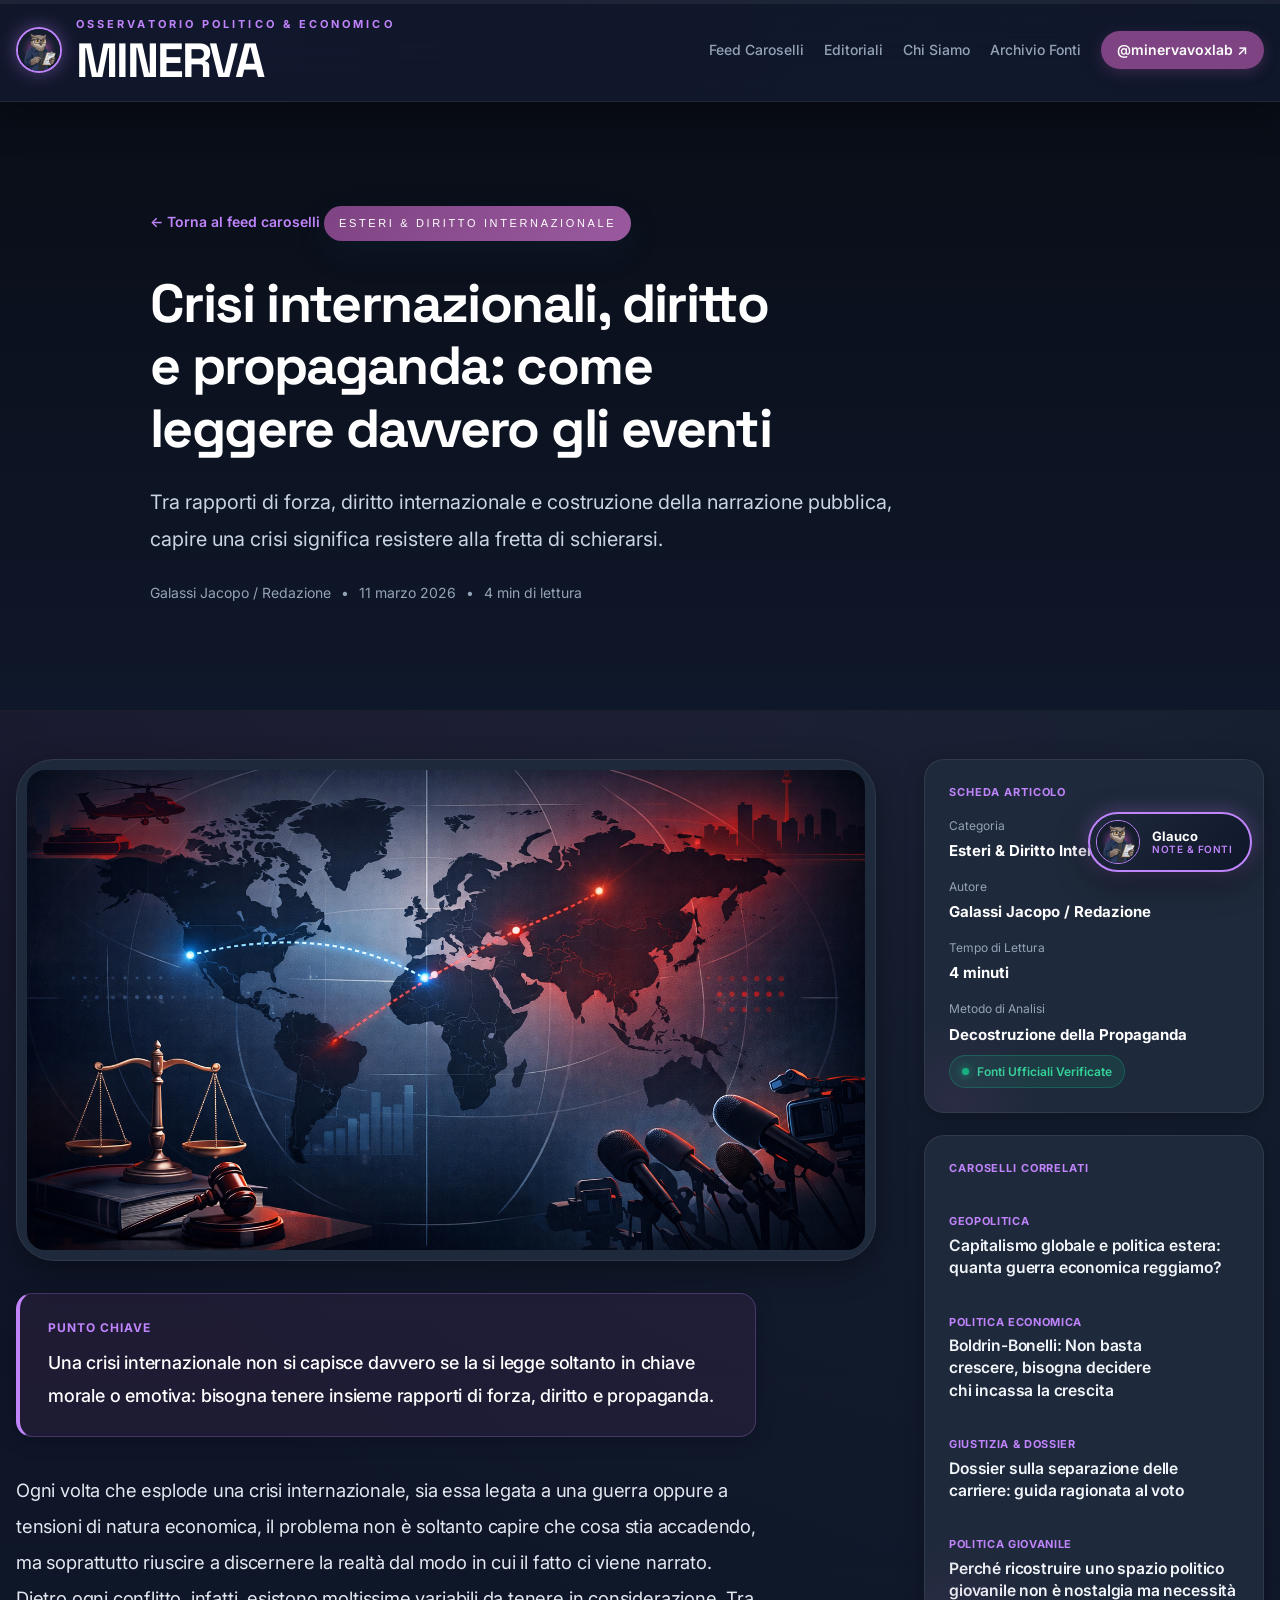
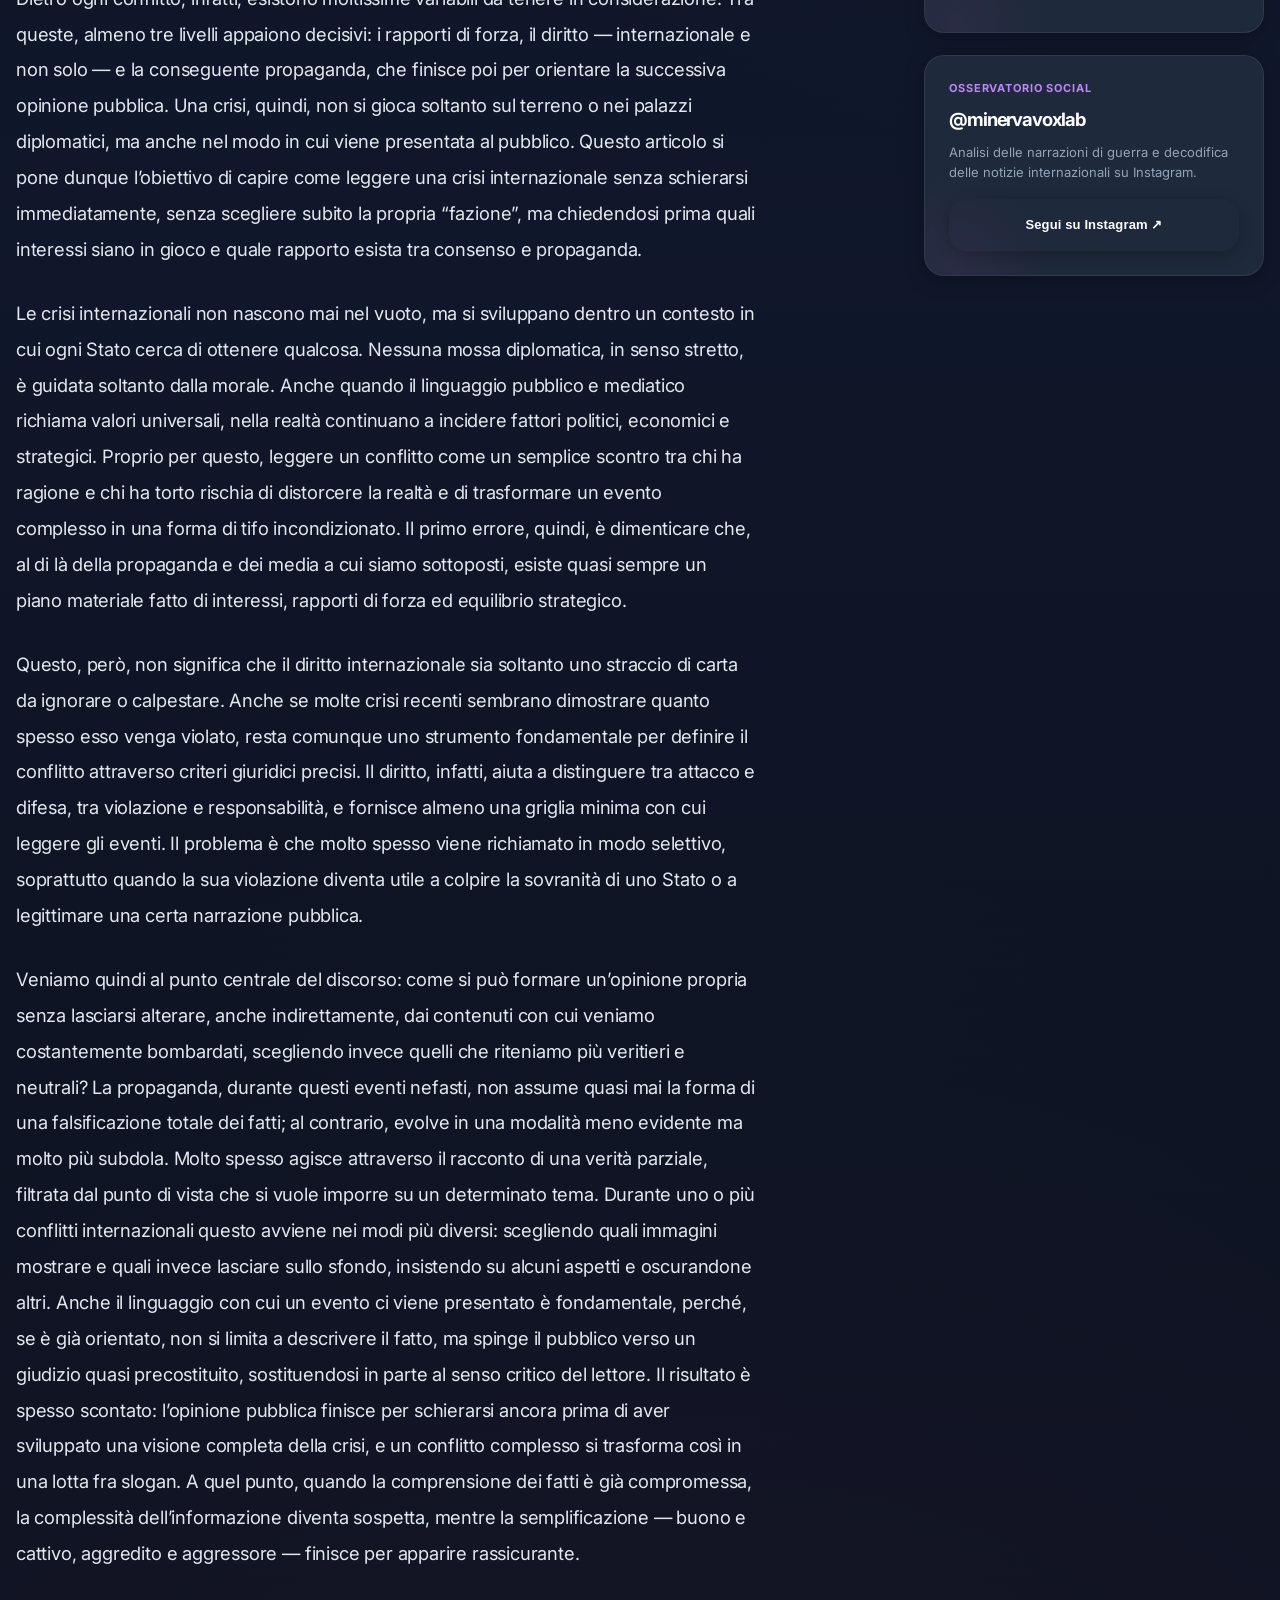
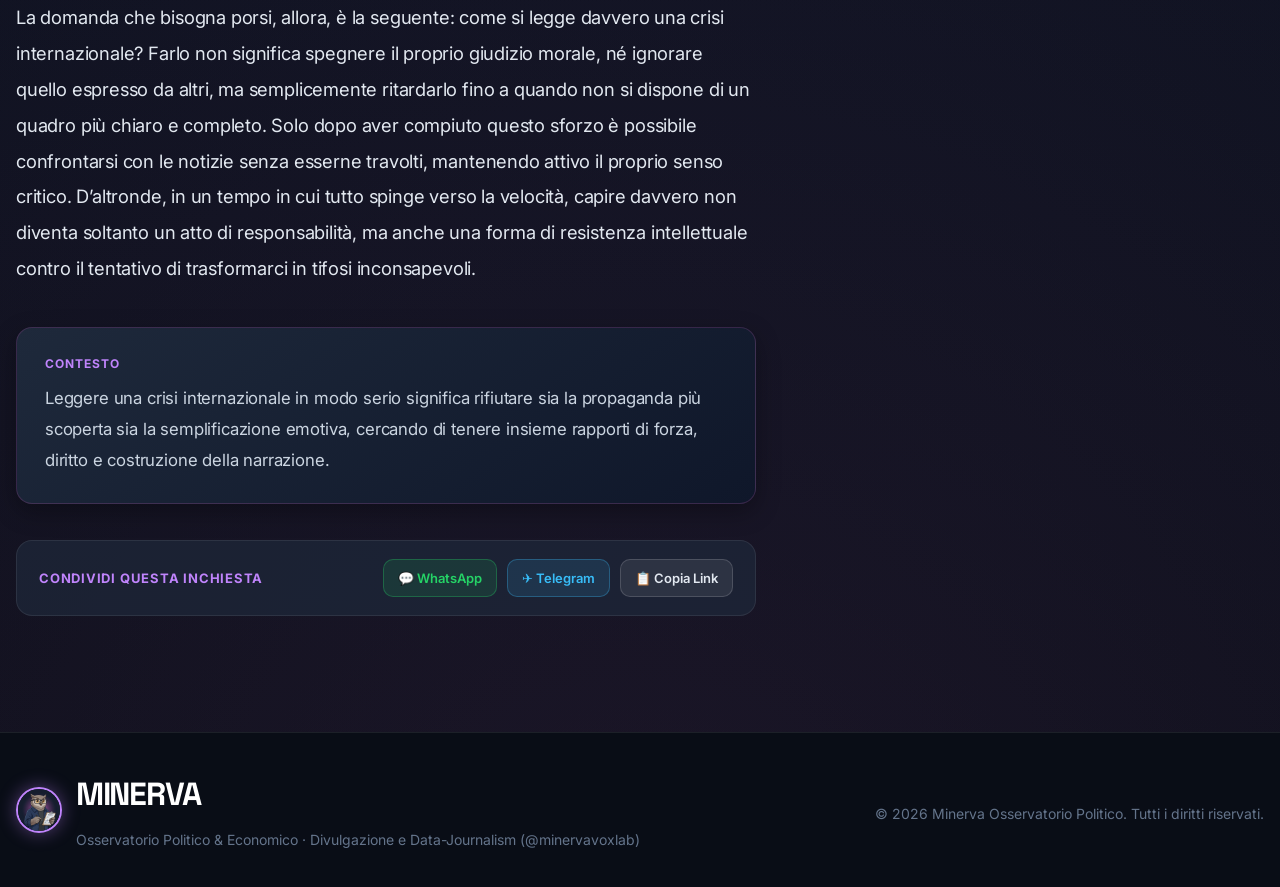
<file: articoli/crisi-internazionali.html>
<!DOCTYPE html>
<html lang="it">
<head>
  <meta charset="UTF-8" />
  <meta name="viewport" content="width=device-width, initial-scale=1.0" />
  <title>Crisi internazionali, diritto e propaganda - Minerva Osservatorio Politico</title>
  <meta name="description" content="Come leggere davvero una crisi internazionale tra rapporti di forza, diritto e propaganda." />
  
  <!-- OPEN GRAPH / SOCIAL PREVIEW -->
  <meta property="og:type" content="article" />
  <meta property="og:site_name" content="Minerva Osservatorio Politico" />
  <meta property="og:title" content="Crisi internazionali, diritto e propaganda: come leggere davvero gli eventi" />
  <meta property="og:description" content="Tra rapporti di forza, diritto internazionale e costruzione del consenso, capire una crisi significa resistere alla fretta di schierarsi." />
  <meta property="og:image" content="https://paggynerf-lang.github.io/lentecivica/img/glauco.png" />
  <meta property="og:url" content="https://paggynerf-lang.github.io/lentecivica/articoli/crisi-internazionali.html" />
  <meta name="twitter:card" content="summary_large_image" />

  <link rel="preconnect" href="https://fonts.googleapis.com">
  <link rel="preconnect" href="https://fonts.gstatic.com" crossorigin>
  <link href="https://fonts.googleapis.com/css2?family=Inter:wght@300;400;500;600;700;800&family=Space+Grotesk:wght@600;700&display=swap" rel="stylesheet">
  <link rel="stylesheet" href="../styles.css" />
</head>
<body>
  <!-- BARRA DI PROGRESSO LETTURA -->
  <div class="reading-progress" aria-hidden="true">
    <div class="reading-progress-bar" id="readingBar"></div>
  </div>

  <!-- HEADER UFFICIALE MINERVA -->
  <header class="site-header">
    <div class="container header-inner">
      <div class="brand-group">
        <a href="../index.html" title="Torna alla Home Minerva">
          <img src="../img/glauco.png" alt="Glauco Mascotte" class="glauco-nav-avatar" />
        </a>
        <div class="brand">
          <div class="eyebrow">Osservatorio Politico & Economico</div>
          <a href="../index.html" class="logo">MINERVA</a>
        </div>
      </div>

      <nav class="main-nav">
        <a href="../index.html#feed">Feed Caroselli</a>
        <a href="../index.html#editoriali">Editoriali</a>
        <a href="../chi-siamo.html">Chi Siamo</a>
        <a href="../index.html#newsletter">Archivio Fonti</a>
        <a href="https://www.instagram.com/minervavoxlab" target="_blank" rel="noopener" class="nav-ig-btn">@minervavoxlab ↗</a>
      </nav>
    </div>
  </header>

  <main>
    <section class="article-hero">
      <div class="container article-hero-inner">
        <a href="../index.html#feed" class="back-link">← Torna al feed caroselli</a>
        <div class="pill pill-blue">Esteri & Diritto Internazionale</div>
        <h1>Crisi internazionali, diritto e propaganda: come leggere davvero gli eventi</h1>
        <p class="article-subtitle">
          Tra rapporti di forza, diritto internazionale e costruzione della narrazione pubblica,
          capire una crisi significa resistere alla fretta di schierarsi.
        </p>
        <div class="meta">
          <span>Galassi Jacopo / Redazione</span>
          <span>•</span>
          <span>11 marzo 2026</span>
          <span>•</span>
          <span>4 min di lettura</span>
        </div>
      </div>
    </section>

    <section class="article-layout-section">
      <div class="container article-layout">
        <article class="article-main">
          <div class="article-cover-frame">
            <img src="../img/crisi-internazionali/copertina.png.png" alt="Crisi internazionali, diritto e propaganda" class="article-image" />
          </div>

          <div class="article-body">
            <div class="highlight-box">
              <div class="eyebrow">Punto chiave</div>
              <p>
                Una crisi internazionale non si capisce davvero se la si legge soltanto in chiave morale o emotiva:
                bisogna tenere insieme rapporti di forza, diritto e propaganda.
              </p>
            </div>

            <p>
              Ogni volta che esplode una crisi internazionale, sia essa legata a una guerra oppure a tensioni di natura economica,
              il problema non è soltanto capire che cosa stia accadendo, ma soprattutto riuscire a discernere la realtà dal modo
              in cui il fatto ci viene narrato. Dietro ogni conflitto, infatti, esistono moltissime variabili da tenere in
              considerazione. Tra queste, almeno tre livelli appaiono decisivi: i rapporti di forza, il diritto — internazionale
              e non solo — e la conseguente propaganda, che finisce poi per orientare la successiva opinione pubblica. Una crisi,
              quindi, non si gioca soltanto sul terreno o nei palazzi diplomatici, ma anche nel modo in cui viene presentata al
              pubblico. Questo articolo si pone dunque l’obiettivo di capire come leggere una crisi internazionale senza schierarsi
              immediatamente, senza scegliere subito la propria “fazione”, ma chiedendosi prima quali interessi siano in gioco e
              quale rapporto esista tra consenso e propaganda.
            </p>

            <p>
              Le crisi internazionali non nascono mai nel vuoto, ma si sviluppano dentro un contesto in cui ogni Stato cerca di
              ottenere qualcosa. Nessuna mossa diplomatica, in senso stretto, è guidata soltanto dalla morale. Anche quando il
              linguaggio pubblico e mediatico richiama valori universali, nella realtà continuano a incidere fattori politici,
              economici e strategici. Proprio per questo, leggere un conflitto come un semplice scontro tra chi ha ragione e chi
              ha torto rischia di distorcere la realtà e di trasformare un evento complesso in una forma di tifo incondizionato.
              Il primo errore, quindi, è dimenticare che, al di là della propaganda e dei media a cui siamo sottoposti, esiste
              quasi sempre un piano materiale fatto di interessi, rapporti di forza ed equilibrio strategico.
            </p>

            <p>
              Questo, però, non significa che il diritto internazionale sia soltanto uno straccio di carta da ignorare o
              calpestare. Anche se molte crisi recenti sembrano dimostrare quanto spesso esso venga violato, resta comunque uno
              strumento fondamentale per definire il conflitto attraverso criteri giuridici precisi. Il diritto, infatti, aiuta
              a distinguere tra attacco e difesa, tra violazione e responsabilità, e fornisce almeno una griglia minima con cui
              leggere gli eventi. Il problema è che molto spesso viene richiamato in modo selettivo, soprattutto quando la sua
              violazione diventa utile a colpire la sovranità di uno Stato o a legittimare una certa narrazione pubblica.
            </p>

            <p>
              Veniamo quindi al punto centrale del discorso: come si può formare un’opinione propria senza lasciarsi alterare,
              anche indirettamente, dai contenuti con cui veniamo costantemente bombardati, scegliendo invece quelli che riteniamo
              più veritieri e neutrali? La propaganda, durante questi eventi nefasti, non assume quasi mai la forma di una
              falsificazione totale dei fatti; al contrario, evolve in una modalità meno evidente ma molto più subdola. Molto
              spesso agisce attraverso il racconto di una verità parziale, filtrata dal punto di vista che si vuole imporre su un
              determinato tema. Durante uno o più conflitti internazionali questo avviene nei modi più diversi: scegliendo quali
              immagini mostrare e quali invece lasciare sullo sfondo, insistendo su alcuni aspetti e oscurandone altri. Anche il
              linguaggio con cui un evento ci viene presentato è fondamentale, perché, se è già orientato, non si limita a
              descrivere il fatto, ma spinge il pubblico verso un giudizio quasi precostituito, sostituendosi in parte al senso
              critico del lettore. Il risultato è spesso scontato: l’opinione pubblica finisce per schierarsi ancora prima di aver
              sviluppato una visione completa della crisi, e un conflitto complesso si trasforma così in una lotta fra slogan. A
              quel punto, quando la comprensione dei fatti è già compromessa, la complessità dell’informazione diventa sospetta,
              mentre la semplificazione — buono e cattivo, aggredito e aggressore — finisce per apparire rassicurante.
            </p>

            <p>
              La domanda che bisogna porsi, allora, è la seguente: come si legge davvero una crisi internazionale? Farlo non
              significa spegnere il proprio giudizio morale, né ignorare quello espresso da altri, ma semplicemente ritardarlo
              fino a quando non si dispone di un quadro più chiaro e completo. Solo dopo aver compiuto questo sforzo è possibile
              confrontarsi con le notizie senza esserne travolti, mantenendo attivo il proprio senso critico. D’altronde, in un
              tempo in cui tutto spinge verso la velocità, capire davvero non diventa soltanto un atto di responsabilità, ma
              anche una forma di resistenza intellettuale contro il tentativo di trasformarci in tifosi inconsapevoli.
            </p>

            <div class="context-box">
              <div class="eyebrow eyebrow-soft">Contesto</div>
              <p>
                Leggere una crisi internazionale in modo serio significa rifiutare sia la propaganda più scoperta sia la
                semplificazione emotiva, cercando di tenere insieme rapporti di forza, diritto e costruzione della narrazione.
              </p>
            </div>

            <!-- SOCIAL SHARE BAR -->
            <div class="article-share-bar">
              <span class="share-title">Condividi questa inchiesta</span>
              <div class="share-buttons">
                <a href="https://api.whatsapp.com/send?text=Crisi%20internazionali,%20diritto%20e%20propaganda:%20come%20leggere%20gli%20eventi%20-%20Minerva:%20https://paggynerf-lang.github.io/lentecivica/articoli/crisi-internazionali.html" target="_blank" rel="noopener" class="share-btn share-btn-wa">
                  💬 WhatsApp
                </a>
                <a href="https://t.me/share/url?url=https://paggynerf-lang.github.io/lentecivica/articoli/crisi-internazionali.html&text=Crisi%20internazionali,%20diritto%20e%20propaganda%20-%20Minerva" target="_blank" rel="noopener" class="share-btn share-btn-tg">
                  ✈️ Telegram
                </a>
                <button type="button" class="share-btn share-btn-copy" onclick="copyArticleLink(this)">
                  📋 Copia Link
                </button>
              </div>
            </div>
          </div>
        </article>

        <aside class="article-sidebar">
          <!-- SCHEDA ARTICOLO -->
          <div class="sidebar-card">
            <div class="eyebrow">Scheda Articolo</div>
            <div class="sidebar-info">
              <div>
                <span class="label">Categoria</span>
                <strong>Esteri & Diritto Internazionale</strong>
              </div>
              <div>
                <span class="label">Autore</span>
                <strong>Galassi Jacopo / Redazione</strong>
              </div>
              <div>
                <span class="label">Tempo di Lettura</span>
                <strong>4 minuti</strong>
              </div>
              <div>
                <span class="label">Metodo di Analisi</span>
                <strong>Decostruzione della Propaganda</strong>
              </div>
            </div>
            <div class="sidebar-badge">
              <span class="badge-dot"></span> Fonti Ufficiali Verificate
            </div>
          </div>

          <!-- CAROSELLI CORRELATI -->
          <div class="sidebar-card">
            <div class="eyebrow">Caroselli Correlati</div>
            
            <a href="capitalismo-politica-estera.html" class="related-link">
              <div class="related-item">
                <span class="mini-category">Geopolitica</span>
                <h3>Capitalismo globale e politica estera: quanta guerra economica reggiamo?</h3>
              </div>
            </a>

            <a href="boldrin-bonelli-crescita-redistribuzione.html" class="related-link">
              <div class="related-item">
                <span class="mini-category">Politica Economica</span>
                <h3>Boldrin-Bonelli: Non basta crescere, bisogna decidere chi incassa la crescita</h3>
              </div>
            </a>

            <a href="dossier-separazione-carriere.html" class="related-link">
              <div class="related-item">
                <span class="mini-category">Giustizia & Dossier</span>
                <h3>Dossier sulla separazione delle carriere: guida ragionata al voto</h3>
              </div>
            </a>

            <a href="spazio-politico-giovanile.html" class="related-link">
              <div class="related-item">
                <span class="mini-category">Politica Giovanile</span>
                <h3>Perché ricostruire uno spazio politico giovanile non è nostalgia ma necessità</h3>
              </div>
            </a>
          </div>

          <!-- CARD OSSERVATORIO INSTAGRAM -->
          <div class="sidebar-card">
            <div class="eyebrow">Osservatorio Social</div>
            <h3 style="font-size: 1.15rem; color: #fff; margin: 4px 0 8px;">@minervavoxlab</h3>
            <p style="font-size: 13px; color: #94A3B8; line-height: 1.6; margin-bottom: 16px;">
              Analisi delle narrazioni di guerra e decodifica delle notizie internazionali su Instagram.
            </p>
            <a href="https://www.instagram.com/minervavoxlab" target="_blank" rel="noopener" class="btn btn-purple full" style="text-align: center; font-size: 13px;">
              Segui su Instagram ↗
            </a>
          </div>
        </aside>
      </div>
    </section>
  </main>

  <!-- FOOTER -->
  <footer class="site-footer">
    <div class="container footer-inner">
      <div class="brand-group">
        <img src="../img/glauco.png" alt="Glauco" class="glauco-nav-avatar" />
        <div>
          <div class="footer-logo">MINERVA</div>
          <div class="footer-text">Osservatorio Politico & Economico · Divulgazione e Data-Journalism (@minervavoxlab)</div>
        </div>
      </div>
      <div class="footer-copy">© 2026 Minerva Osservatorio Politico. Tutti i diritti riservati.</div>
    </div>
  </footer>

  <!-- ===== WIDGET FLOTTANTE DI GLAUCO (IN BASSO A DESTRA) ===== -->
  <aside class="glauco-float-container" aria-label="Assistente Glauco">
    <div class="glauco-bubble" id="glaucoBubble">
      <div class="glauco-bubble-head">
        <div class="glauco-bubble-title">
          <span>🦉 Il Taccuino di Glauco</span>
        </div>
        <button class="glauco-bubble-close" id="glaucoClose" aria-label="Chiudi popup">×</button>
      </div>
      <p class="glauco-bubble-text">
        In questo articolo esaminiamo la differenza tra fatti materiali, diritto internazionale e propaganda nei conflitti.
      </p>
      <div class="glauco-bubble-quote">
        «La propaganda non è una bugia totale: è una verità parziale usata per orientare il giudizio.»
      </div>
      <p class="glauco-bubble-text" style="margin-bottom: 14px; font-size: 12px; color: #94A3B8;">
        Vedi tutti i caroselli di approfondimento nel feed.
      </p>
      <a href="../index.html#feed" class="glauco-bubble-cta">
        ← Torna al Feed Caroselli
      </a>
    </div>

    <button class="glauco-float-btn" id="glaucoToggle" aria-expanded="false" title="Apri il punto di vista di Glauco">
      <img src="../img/glauco.png" alt="Glauco" class="glauco-float-avatar" />
      <div class="glauco-float-label">
        <span>Glauco</span>
        <span class="glauco-float-sub">Note & Fonti</span>
      </div>
    </button>
  </aside>

  <!-- JAVASCRIPT: PROGRESS BAR & WIDGET GLAUCO -->
  <script>
    function copyArticleLink(btn) {
      navigator.clipboard.writeText(window.location.href).then(() => {
        const orig = btn.innerHTML;
        btn.innerHTML = '✓ Copiato!';
        setTimeout(() => { btn.innerHTML = orig; }, 2000);
      });
    }

    (() => {
      // 1. Reading Progress Bar
      const bar = document.getElementById('readingBar');
      if (bar) {
        const updateReadingBar = () => {
          const scrollTop = window.scrollY;
          const docHeight = document.documentElement.scrollHeight - window.innerHeight;
          const progress = docHeight > 0 ? (scrollTop / docHeight) * 100 : 0;
          bar.style.width = `${Math.min(progress, 100)}%`;
        };
        updateReadingBar();
        window.addEventListener('scroll', updateReadingBar, { passive: true });
        window.addEventListener('resize', updateReadingBar);
      }

      // 2. Glauco Floating Widget Toggle
      const toggle = document.getElementById('glaucoToggle');
      const bubble = document.getElementById('glaucoBubble');
      const close = document.getElementById('glaucoClose');

      if (toggle && bubble && close) {
        const toggleBubble = () => {
          const isActive = bubble.classList.toggle('active');
          toggle.setAttribute('aria-expanded', String(isActive));
        };

        toggle.addEventListener('click', (e) => {
          e.stopPropagation();
          toggleBubble();
        });

        close.addEventListener('click', (e) => {
          e.stopPropagation();
          bubble.classList.remove('active');
          toggle.setAttribute('aria-expanded', 'false');
        });

        document.addEventListener('click', (e) => {
          if (!bubble.contains(e.target) && !toggle.contains(e.target)) {
            bubble.classList.remove('active');
            toggle.setAttribute('aria-expanded', 'false');
          }
        });
      }
    })();
  </script>
</body>
</html>
</file>
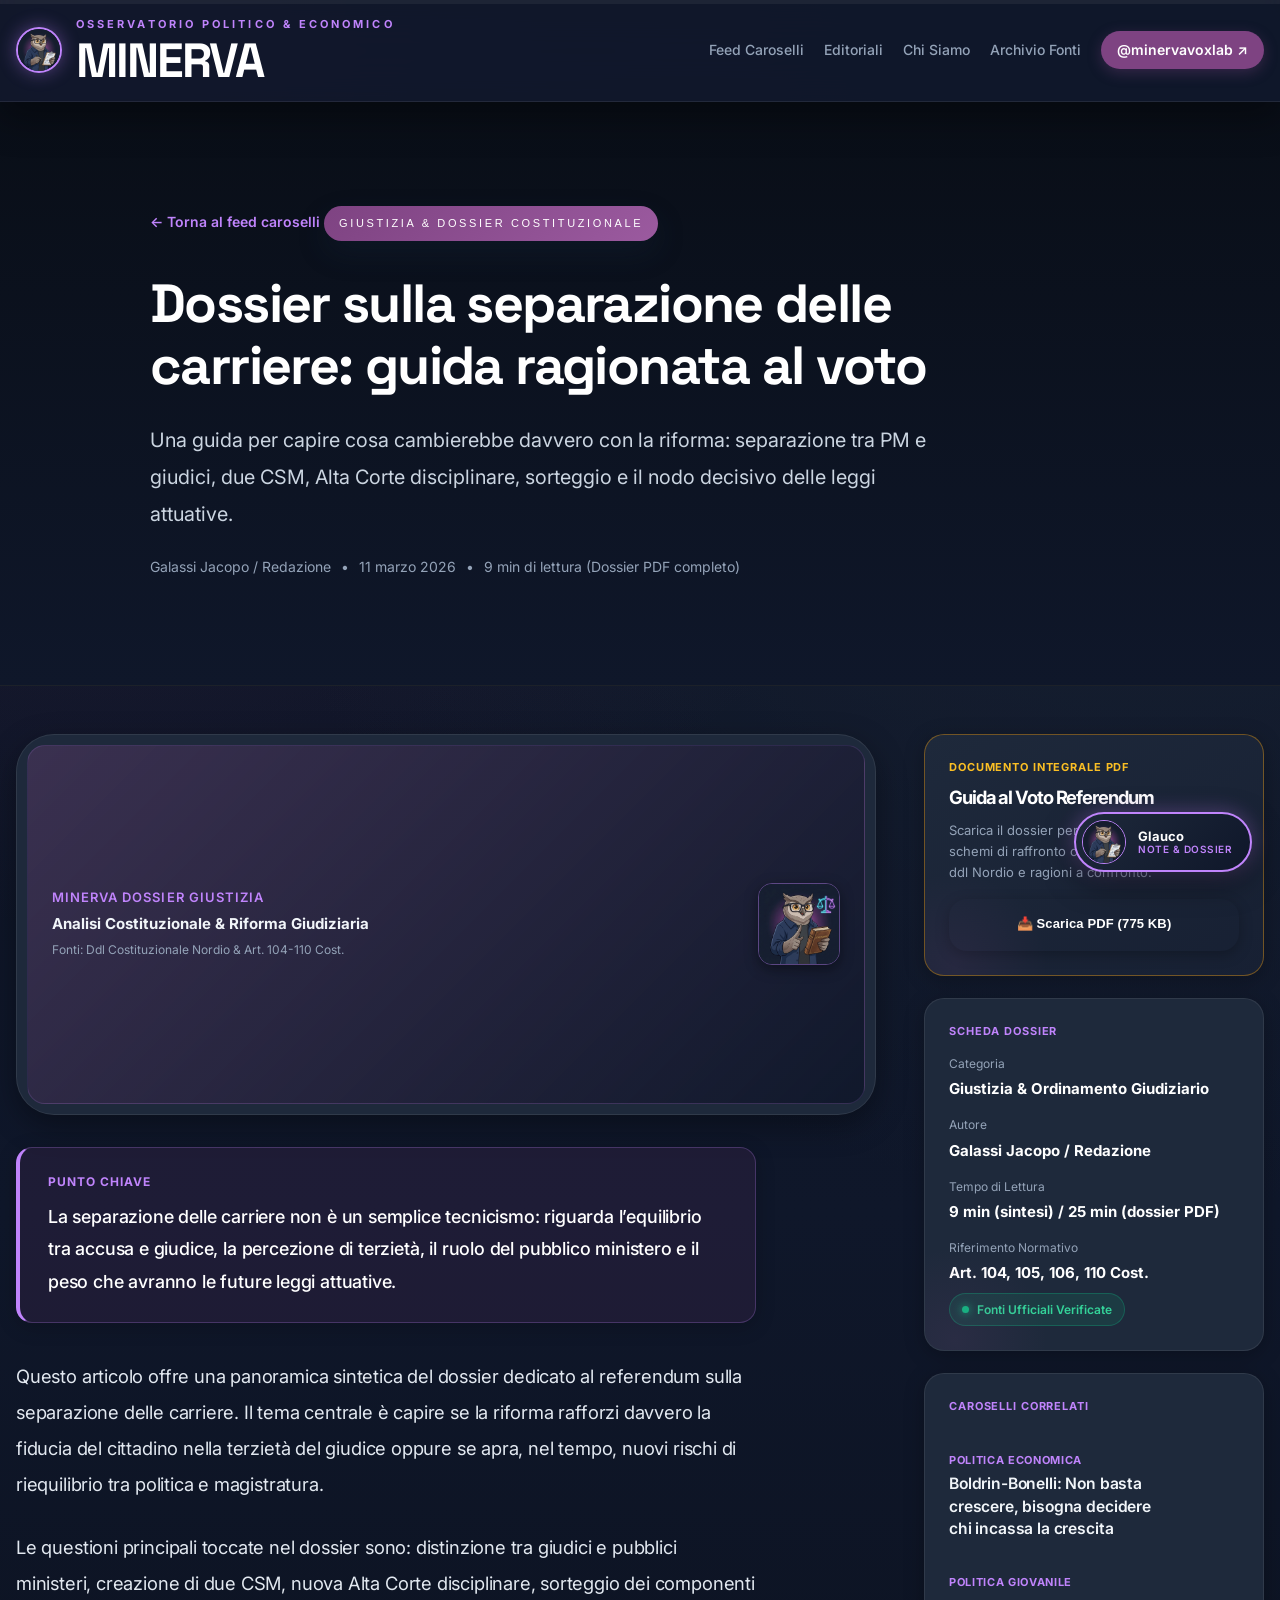
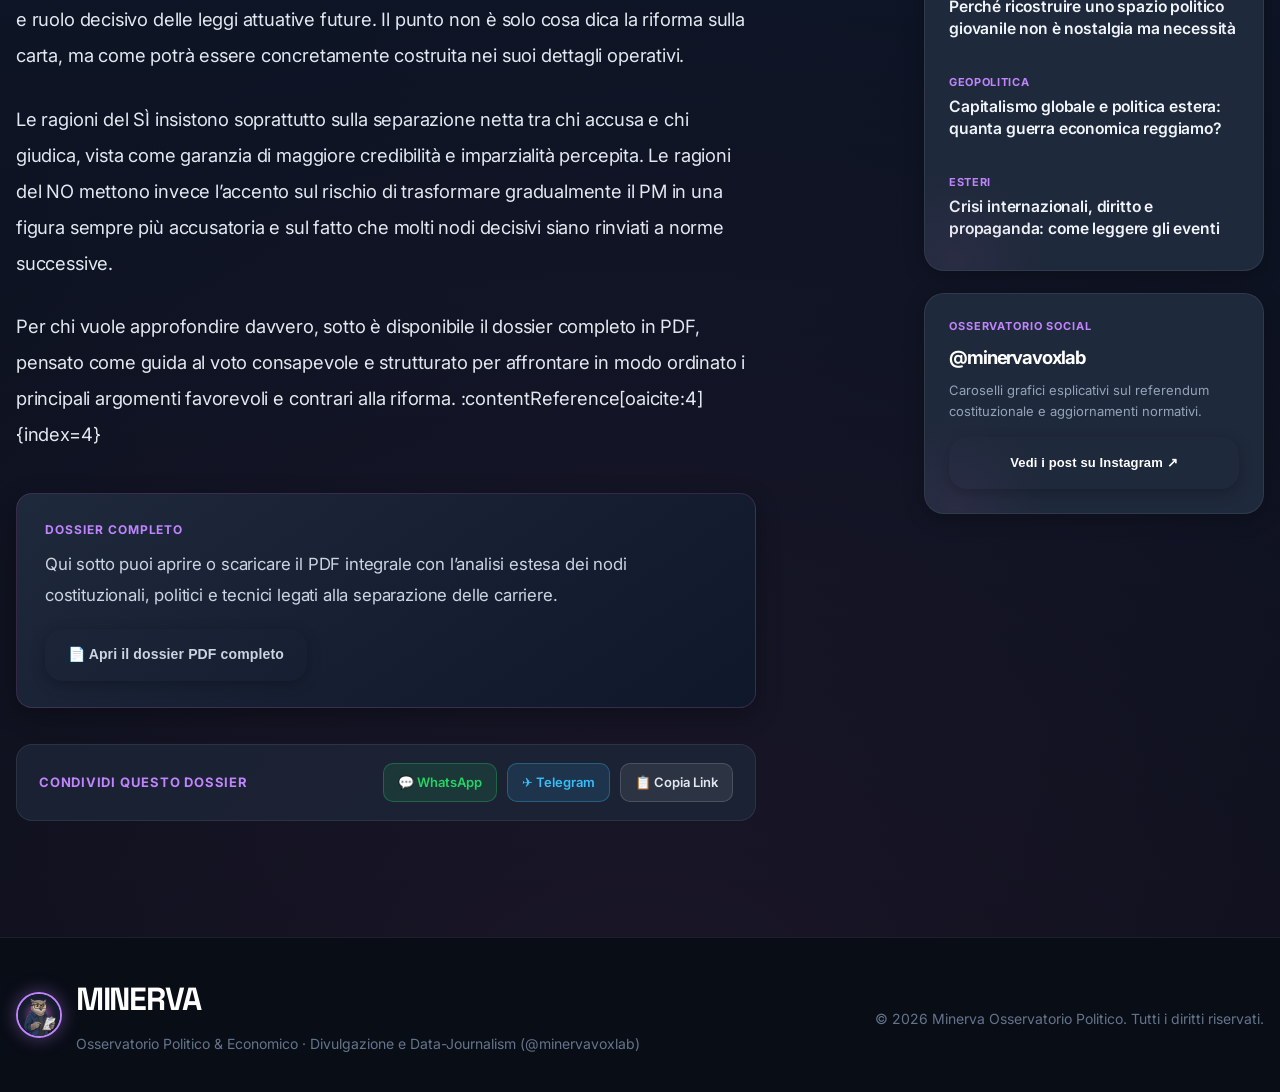
<file: articoli/dossier-separazione-carriere.html>
<!DOCTYPE html>
<html lang="it">
<head>
  <meta charset="UTF-8" />
  <meta name="viewport" content="width=device-width, initial-scale=1.0" />
  <title>Dossier sulla separazione delle carriere - Minerva Osservatorio Politico</title>
  <meta name="description" content="Dossier di guida al voto consapevole sul referendum giustizia in merito alla separazione delle carriere." />
  
  <!-- OPEN GRAPH / SOCIAL PREVIEW -->
  <meta property="og:type" content="article" />
  <meta property="og:site_name" content="Minerva Osservatorio Politico" />
  <meta property="og:title" content="Dossier sulla separazione delle carriere: guida ragionata al voto" />
  <meta property="og:description" content="Una guida costituzionale per capire cosa cambierebbe con la riforma: PM e giudici, due CSM, Alta Corte e il nodo delle leggi attuative." />
  <meta property="og:image" content="https://paggynerf-lang.github.io/lentecivica/img/glauco.png" />
  <meta property="og:url" content="https://paggynerf-lang.github.io/lentecivica/articoli/dossier-separazione-carriere.html" />
  <meta name="twitter:card" content="summary_large_image" />

  <link rel="preconnect" href="https://fonts.googleapis.com">
  <link rel="preconnect" href="https://fonts.gstatic.com" crossorigin>
  <link href="https://fonts.googleapis.com/css2?family=Inter:wght@300;400;500;600;700;800&family=Space+Grotesk:wght@600;700&display=swap" rel="stylesheet">
  <link rel="stylesheet" href="../styles.css" />
</head>
<body>
  <!-- BARRA DI PROGRESSO LETTURA -->
  <div class="reading-progress" aria-hidden="true">
    <div class="reading-progress-bar" id="readingBar"></div>
  </div>

  <!-- HEADER UFFICIALE MINERVA -->
  <header class="site-header">
    <div class="container header-inner">
      <div class="brand-group">
        <a href="../index.html" title="Torna alla Home Minerva">
          <img src="../img/glauco.png" alt="Glauco Mascotte" class="glauco-nav-avatar" />
        </a>
        <div class="brand">
          <div class="eyebrow">Osservatorio Politico & Economico</div>
          <a href="../index.html" class="logo">MINERVA</a>
        </div>
      </div>

      <nav class="main-nav">
        <a href="../index.html#feed">Feed Caroselli</a>
        <a href="../index.html#editoriali">Editoriali</a>
        <a href="../chi-siamo.html">Chi Siamo</a>
        <a href="../index.html#newsletter">Archivio Fonti</a>
        <a href="https://www.instagram.com/minervavoxlab" target="_blank" rel="noopener" class="nav-ig-btn">@minervavoxlab ↗</a>
      </nav>
    </div>
  </header>

  <main>
    <section class="article-hero">
      <div class="container article-hero-inner">
        <a href="../index.html#feed" class="back-link">← Torna al feed caroselli</a>
        <div class="pill pill-blue">Giustizia & Dossier Costituzionale</div>
        <h1>Dossier sulla separazione delle carriere: guida ragionata al voto</h1>
        <p class="article-subtitle">
          Una guida per capire cosa cambierebbe davvero con la riforma: separazione tra PM e giudici,
          due CSM, Alta Corte disciplinare, sorteggio e il nodo decisivo delle leggi attuative.
        </p>
        <div class="meta">
          <span>Galassi Jacopo / Redazione</span>
          <span>•</span>
          <span>11 marzo 2026</span>
          <span>•</span>
          <span>9 min di lettura (Dossier PDF completo)</span>
        </div>
      </div>
    </section>

    <section class="article-layout-section">
      <div class="container article-layout">
        <article class="article-main">
          <div class="article-cover-frame">
            <div class="article-cover" style="padding: 16px 24px; display: flex; align-items: center; justify-content: space-between; gap: 20px;">
              <div>
                <span style="font-size: 13px; color: #C084FC; font-weight: 600; text-transform: uppercase; letter-spacing: 0.08em; display: block;">Minerva Dossier Giustizia</span>
                <span style="font-size: 15px; color: #F1F5F9; font-weight: 700; margin-top: 4px; display: block;">Analisi Costituzionale & Riforma Giudiziaria</span>
                <span style="font-size: 12px; color: #94A3B8;">Fonti: Ddl Costituzionale Nordio & Art. 104-110 Cost.</span>
              </div>
              <img src="../img/glauco-giurista.jpg" alt="Glauco Giurista" style="width: 82px; height: 82px; border-radius: 14px; border: 1px solid rgba(192, 132, 252, 0.4); object-fit: cover; box-shadow: 0 4px 14px rgba(0,0,0,0.4); flex-shrink: 0;" />
            </div>
          </div>

         <div class="article-body">
  <div class="highlight-box">
    <div class="eyebrow">Punto chiave</div>
    <p>
      La separazione delle carriere non è un semplice tecnicismo: riguarda l’equilibrio tra accusa e giudice,
      la percezione di terzietà, il ruolo del pubblico ministero e il peso che avranno le future leggi attuative.
    </p>
  </div>

  <p>
    Questo articolo offre una panoramica sintetica del dossier dedicato al referendum sulla separazione delle carriere.
    Il tema centrale è capire se la riforma rafforzi davvero la fiducia del cittadino nella terzietà del giudice oppure
    se apra, nel tempo, nuovi rischi di riequilibrio tra politica e magistratura. 
  </p>

  <p>
    Le questioni principali toccate nel dossier sono: distinzione tra giudici e pubblici ministeri, creazione di due CSM,
    nuova Alta Corte disciplinare, sorteggio dei componenti e ruolo decisivo delle leggi attuative future. Il punto non è
    solo cosa dica la riforma sulla carta, ma come potrà essere concretamente costruita nei suoi dettagli operativi. 
  </p>

  <p>
    Le ragioni del SÌ insistono soprattutto sulla separazione netta tra chi accusa e chi giudica, vista come garanzia di
    maggiore credibilità e imparzialità percepita. Le ragioni del NO mettono invece l’accento sul rischio di trasformare
    gradualmente il PM in una figura sempre più accusatoria e sul fatto che molti nodi decisivi siano rinviati a norme
    successive. 
  </p>

  <p>
    Per chi vuole approfondire davvero, sotto è disponibile il dossier completo in PDF, pensato come guida al voto
    consapevole e strutturato per affrontare in modo ordinato i principali argomenti favorevoli e contrari alla riforma. :contentReference[oaicite:4]{index=4}
  </p>

  <div class="context-box">
    <div class="eyebrow eyebrow-soft">Dossier completo</div>
    <p>
      Qui sotto puoi aprire o scaricare il PDF integrale con l’analisi estesa dei nodi costituzionali, politici e tecnici
      legati alla separazione delle carriere.
    </p>
    <p style="margin-top: 18px;">
      <a href="../pdf/dossier-separazione-carriere.pdf" target="_blank" rel="noopener noreferrer" class="btn btn-purple">
        📄 Apri il dossier PDF completo
      </a>
    </p>
  </div>

  <!-- SOCIAL SHARE BAR -->
  <div class="article-share-bar">
    <span class="share-title">Condividi questo dossier</span>
    <div class="share-buttons">
      <a href="https://api.whatsapp.com/send?text=Dossier%20sulla%20separazione%20delle%20carriere:%20guida%20ragionata%20al%20voto%20-%20Minerva%20Osservatorio:%20https://paggynerf-lang.github.io/lentecivica/articoli/dossier-separazione-carriere.html" target="_blank" rel="noopener" class="share-btn share-btn-wa">
        💬 WhatsApp
      </a>
      <a href="https://t.me/share/url?url=https://paggynerf-lang.github.io/lentecivica/articoli/dossier-separazione-carriere.html&text=Dossier%20separazione%20delle%20carriere%20-%20Minerva" target="_blank" rel="noopener" class="share-btn share-btn-tg">
        ✈️ Telegram
      </a>
      <button type="button" class="share-btn share-btn-copy" onclick="copyArticleLink(this)">
        📋 Copia Link
      </button>
    </div>
  </div>
</div>
        </article>

        <aside class="article-sidebar">
          <!-- CARD DOWNLOAD DOSSIER PDF -->
          <div class="sidebar-card" style="border: 1px solid rgba(245, 158, 11, 0.4); background: linear-gradient(145deg, #1E293B, #172033);">
            <div class="eyebrow" style="color: #FBBF24;">Documento Integrale PDF</div>
            <h3 style="font-size: 1.15rem; color: #fff; margin: 4px 0 10px;">Guida al Voto Referendum</h3>
            <p style="font-size: 13px; color: #94A3B8; line-height: 1.6; margin-bottom: 16px;">
              Scarica il dossier per consultazione offline: schemi di raffronto costituzionale, sintesi del ddl Nordio e ragioni a confronto.
            </p>
            <a href="../pdf/dossier-separazione-carriere.pdf" target="_blank" rel="noopener noreferrer" class="btn btn-purple full" style="text-align: center; font-size: 13px; font-weight: 600;">
              📥 Scarica PDF (775 KB)
            </a>
          </div>

          <!-- SCHEDA ARTICOLO -->
          <div class="sidebar-card">
            <div class="eyebrow">Scheda Dossier</div>
            <div class="sidebar-info">
              <div>
                <span class="label">Categoria</span>
                <strong>Giustizia & Ordinamento Giudiziario</strong>
              </div>
              <div>
                <span class="label">Autore</span>
                <strong>Galassi Jacopo / Redazione</strong>
              </div>
              <div>
                <span class="label">Tempo di Lettura</span>
                <strong>9 min (sintesi) / 25 min (dossier PDF)</strong>
              </div>
              <div>
                <span class="label">Riferimento Normativo</span>
                <strong>Art. 104, 105, 106, 110 Cost.</strong>
              </div>
            </div>
            <div class="sidebar-badge">
              <span class="badge-dot"></span> Fonti Ufficiali Verificate
            </div>
          </div>

          <!-- CAROSELLI CORRELATI -->
          <div class="sidebar-card">
            <div class="eyebrow">Caroselli Correlati</div>
            
            <a href="boldrin-bonelli-crescita-redistribuzione.html" class="related-link">
              <div class="related-item">
                <span class="mini-category">Politica Economica</span>
                <h3>Boldrin-Bonelli: Non basta crescere, bisogna decidere chi incassa la crescita</h3>
              </div>
            </a>

            <a href="spazio-politico-giovanile.html" class="related-link">
              <div class="related-item">
                <span class="mini-category">Politica Giovanile</span>
                <h3>Perché ricostruire uno spazio politico giovanile non è nostalgia ma necessità</h3>
              </div>
            </a>

            <a href="capitalismo-politica-estera.html" class="related-link">
              <div class="related-item">
                <span class="mini-category">Geopolitica</span>
                <h3>Capitalismo globale e politica estera: quanta guerra economica reggiamo?</h3>
              </div>
            </a>

            <a href="crisi-internazionali.html" class="related-link">
              <div class="related-item">
                <span class="mini-category">Esteri</span>
                <h3>Crisi internazionali, diritto e propaganda: come leggere gli eventi</h3>
              </div>
            </a>
          </div>

          <!-- CARD OSSERVATORIO INSTAGRAM -->
          <div class="sidebar-card">
            <div class="eyebrow">Osservatorio Social</div>
            <h3 style="font-size: 1.15rem; color: #fff; margin: 4px 0 8px;">@minervavoxlab</h3>
            <p style="font-size: 13px; color: #94A3B8; line-height: 1.6; margin-bottom: 16px;">
              Caroselli grafici esplicativi sul referendum costituzionale e aggiornamenti normativi.
            </p>
            <a href="https://www.instagram.com/minervavoxlab" target="_blank" rel="noopener" class="btn btn-outline full" style="text-align: center; font-size: 13px;">
              Vedi i post su Instagram ↗
            </a>
          </div>
        </aside>
      </div>
    </section>
  </main>

  <!-- FOOTER -->
  <footer class="site-footer">
    <div class="container footer-inner">
      <div class="brand-group">
        <img src="../img/glauco.png" alt="Glauco" class="glauco-nav-avatar" />
        <div>
          <div class="footer-logo">MINERVA</div>
          <div class="footer-text">Osservatorio Politico & Economico · Divulgazione e Data-Journalism (@minervavoxlab)</div>
        </div>
      </div>
      <div class="footer-copy">© 2026 Minerva Osservatorio Politico. Tutti i diritti riservati.</div>
    </div>
  </footer>

  <!-- ===== WIDGET FLOTTANTE DI GLAUCO (IN BASSO A DESTRA) ===== -->
  <aside class="glauco-float-container" aria-label="Assistente Glauco">
    <div class="glauco-bubble" id="glaucoBubble">
      <div class="glauco-bubble-head">
        <div class="glauco-bubble-title">
          <span>🦉 Il Taccuino di Glauco</span>
        </div>
        <button class="glauco-bubble-close" id="glaucoClose" aria-label="Chiudi popup">×</button>
      </div>
      <p class="glauco-bubble-text">
        Questo dossier costituzionale analizza la separazione delle carriere tra PM e giudici. Qui trovi il PDF integrale per votare con cognizione di causa senza slogan.
      </p>
      <div class="glauco-bubble-quote">
        «Il diritto garantisce l'imparzialità del giudizio solo se le regole non diventano strumento di parte.»
      </div>
      <p class="glauco-bubble-text" style="margin-bottom: 14px; font-size: 12px; color: #94A3B8;">
        Puoi scaricare il PDF integrale dalla colonna a destra o dal pulsante a fine testo.
      </p>
      <a href="../index.html#feed" class="glauco-bubble-cta">
        ← Torna al Feed Caroselli
      </a>
    </div>

    <button class="glauco-float-btn" id="glaucoToggle" aria-expanded="false" title="Apri il punto di vista di Glauco">
      <img src="../img/glauco.png" alt="Glauco" class="glauco-float-avatar" />
      <div class="glauco-float-label">
        <span>Glauco</span>
        <span class="glauco-float-sub">Note & Dossier</span>
      </div>
    </button>
  </aside>

  <!-- JAVASCRIPT: PROGRESS BAR & WIDGET GLAUCO -->
  <script>
    function copyArticleLink(btn) {
      navigator.clipboard.writeText(window.location.href).then(() => {
        const orig = btn.innerHTML;
        btn.innerHTML = '✓ Copiato!';
        setTimeout(() => { btn.innerHTML = orig; }, 2000);
      });
    }

    (() => {
      // 1. Reading Progress Bar
      const bar = document.getElementById('readingBar');
      if (bar) {
        const updateReadingBar = () => {
          const scrollTop = window.scrollY;
          const docHeight = document.documentElement.scrollHeight - window.innerHeight;
          const progress = docHeight > 0 ? (scrollTop / docHeight) * 100 : 0;
          bar.style.width = `${Math.min(progress, 100)}%`;
        };
        updateReadingBar();
        window.addEventListener('scroll', updateReadingBar, { passive: true });
        window.addEventListener('resize', updateReadingBar);
      }

      // 2. Glauco Floating Widget Toggle
      const toggle = document.getElementById('glaucoToggle');
      const bubble = document.getElementById('glaucoBubble');
      const close = document.getElementById('glaucoClose');

      if (toggle && bubble && close) {
        const toggleBubble = () => {
          const isActive = bubble.classList.toggle('active');
          toggle.setAttribute('aria-expanded', String(isActive));
        };

        toggle.addEventListener('click', (e) => {
          e.stopPropagation();
          toggleBubble();
        });

        close.addEventListener('click', (e) => {
          e.stopPropagation();
          bubble.classList.remove('active');
          toggle.setAttribute('aria-expanded', 'false');
        });

        document.addEventListener('click', (e) => {
          if (!bubble.contains(e.target) && !toggle.contains(e.target)) {
            bubble.classList.remove('active');
            toggle.setAttribute('aria-expanded', 'false');
          }
        });
      }
    })();
  </script>
</body>
</html>
</file>
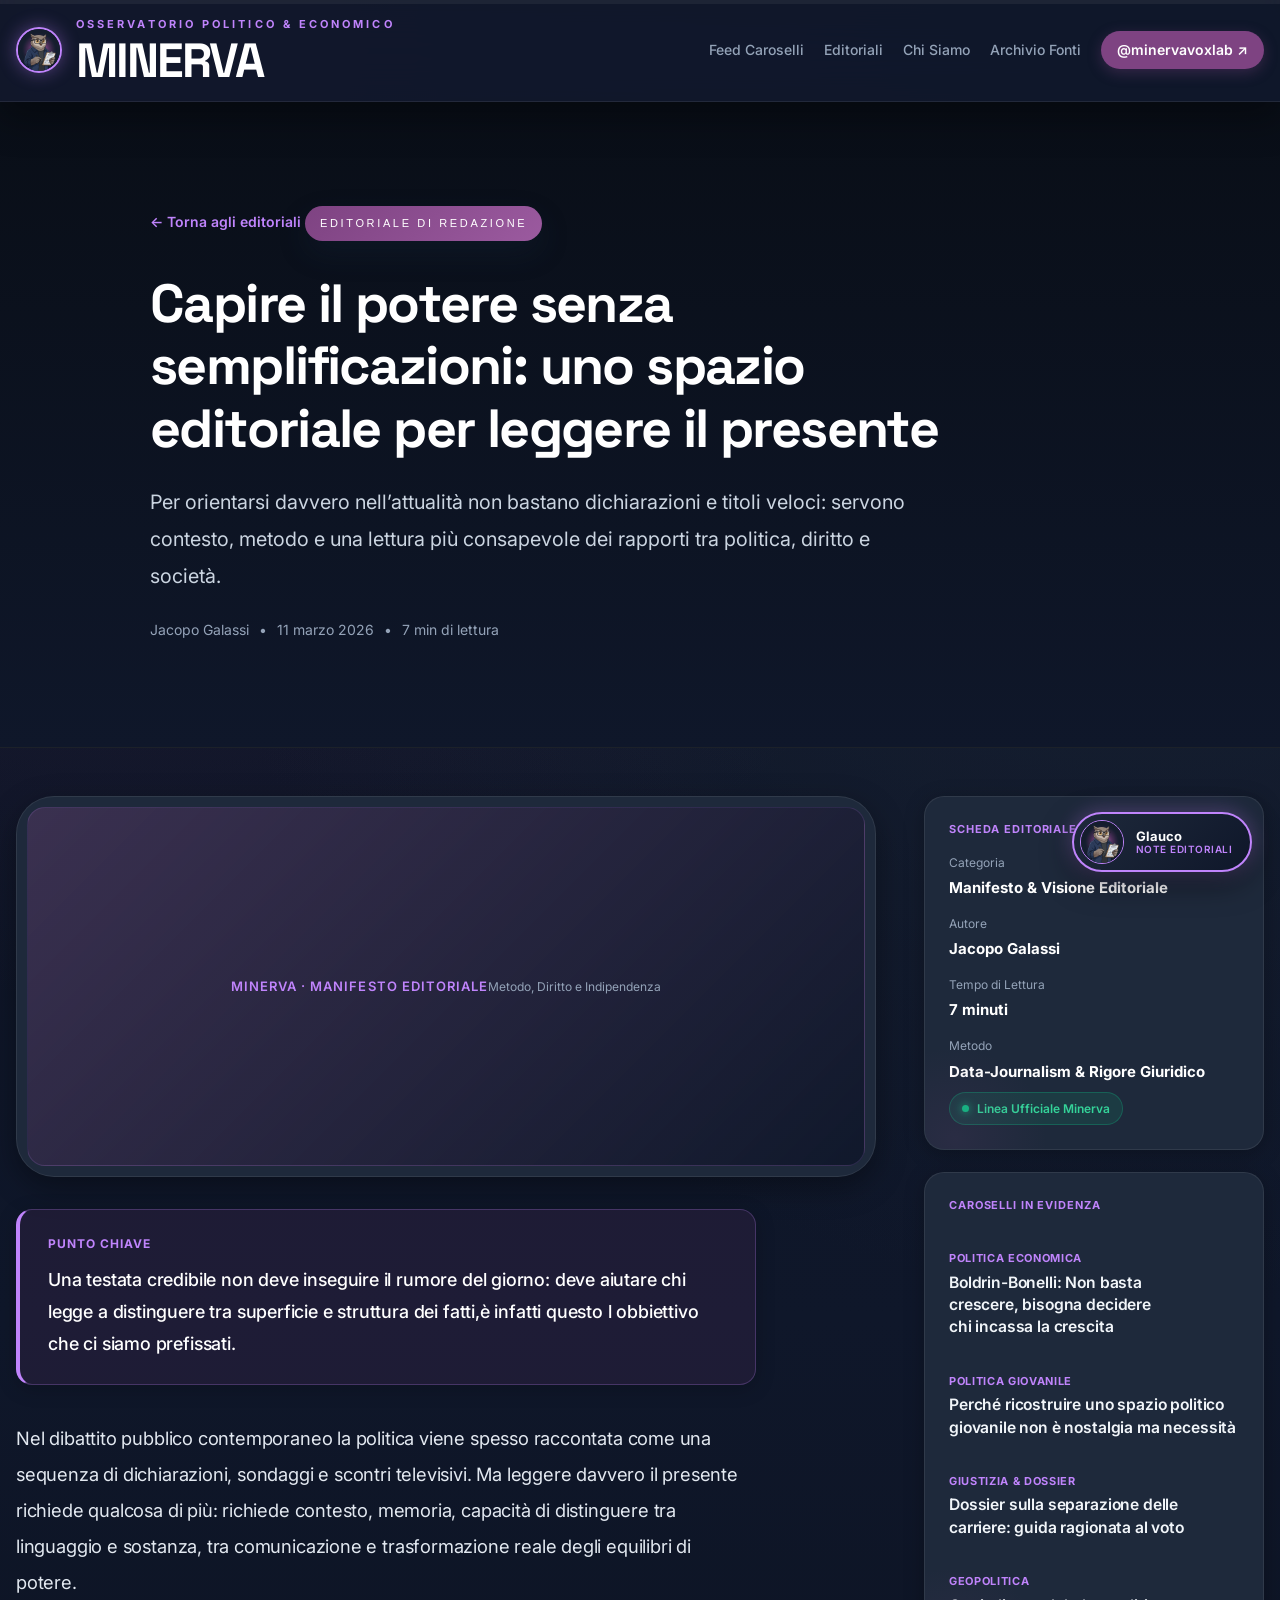
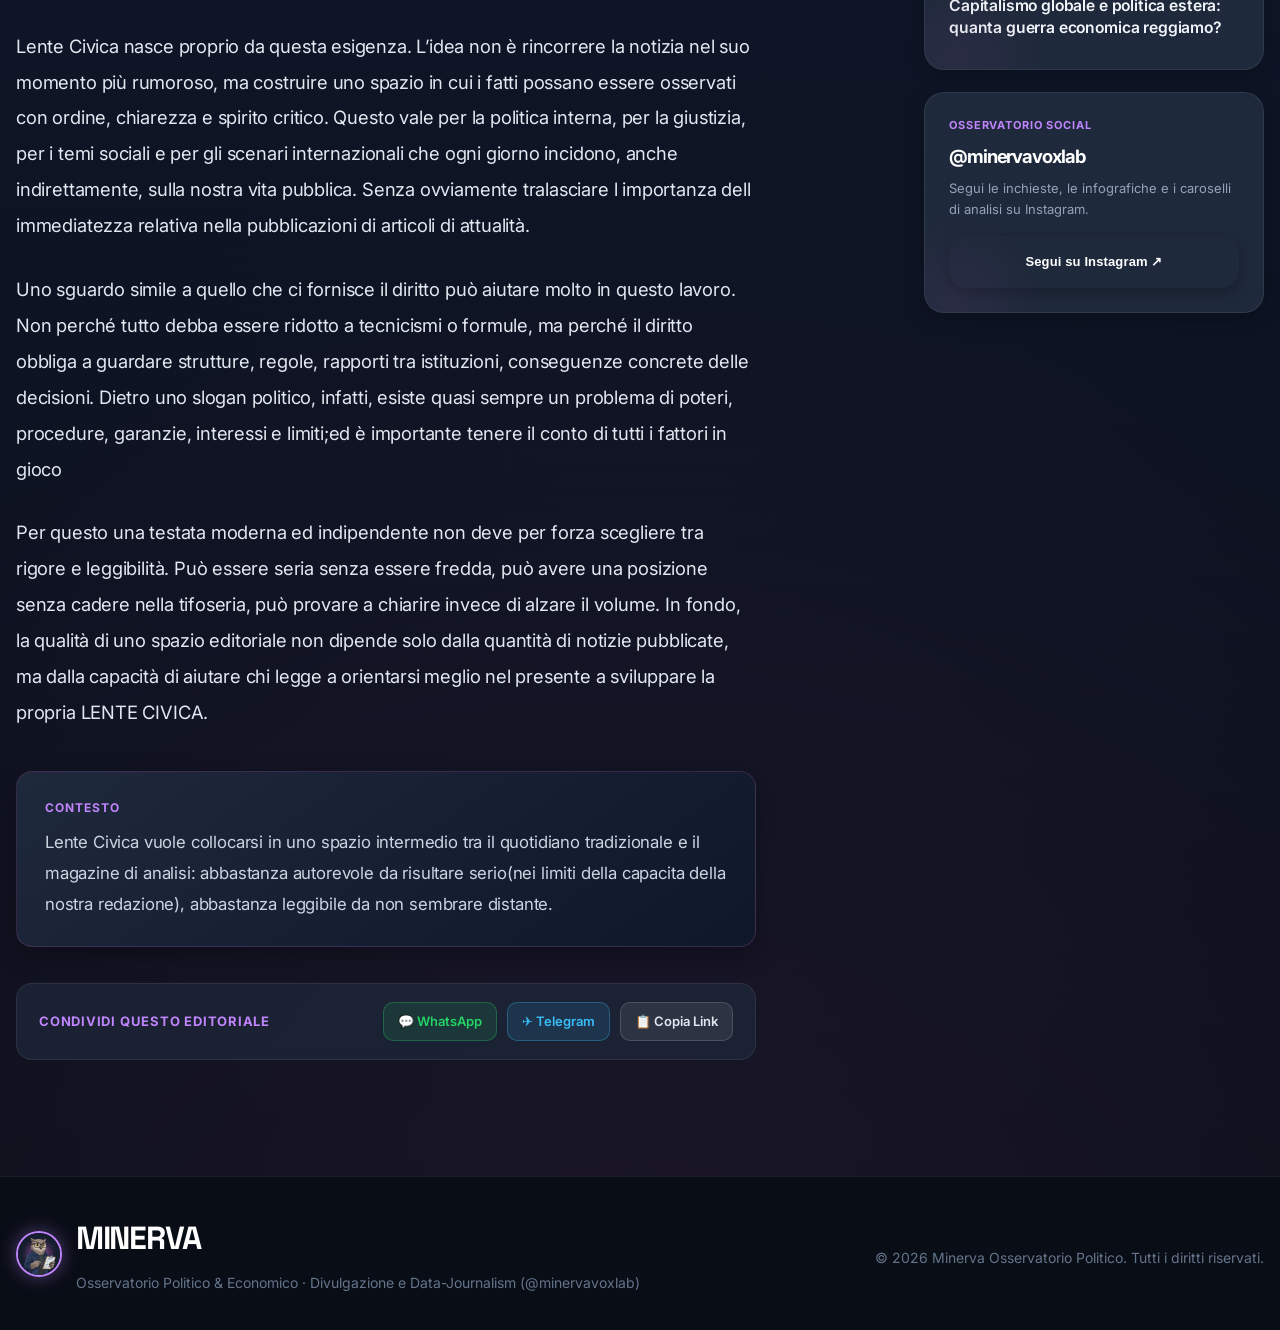
<file: articoli/separazione-carriere.html>
<!DOCTYPE html>
<html lang="it">
<head>
  <meta charset="UTF-8" />
  <meta name="viewport" content="width=device-width, initial-scale=1.0" />
  <title>Capire il potere senza semplificazioni - Minerva Osservatorio Politico</title>
  <meta name="description" content="Articolo editoriale su politica, diritto e lettura del presente." />
  
  <!-- OPEN GRAPH / SOCIAL PREVIEW -->
  <meta property="og:type" content="article" />
  <meta property="og:site_name" content="Minerva Osservatorio Politico" />
  <meta property="og:title" content="Capire il potere senza semplificazioni: uno spazio editoriale per leggere il presente" />
  <meta property="og:description" content="Per orientarsi davvero nell'attualità non bastano dichiarazioni e titoli veloci: servono contesto, metodo e consapevolezza dei rapporti di potere." />
  <meta property="og:image" content="https://paggynerf-lang.github.io/lentecivica/img/glauco.png" />
  <meta property="og:url" content="https://paggynerf-lang.github.io/lentecivica/articoli/separazione-carriere.html" />
  <meta name="twitter:card" content="summary_large_image" />

  <link rel="preconnect" href="https://fonts.googleapis.com">
  <link rel="preconnect" href="https://fonts.gstatic.com" crossorigin>
  <link href="https://fonts.googleapis.com/css2?family=Inter:wght@300;400;500;600;700;800&family=Space+Grotesk:wght@600;700&display=swap" rel="stylesheet">
  <link rel="stylesheet" href="../styles.css" />
</head>
<body>
  <!-- BARRA DI PROGRESSO LETTURA -->
  <div class="reading-progress" aria-hidden="true">
    <div class="reading-progress-bar" id="readingBar"></div>
  </div>

  <!-- HEADER UFFICIALE MINERVA -->
  <header class="site-header">
    <div class="container header-inner">
      <div class="brand-group">
        <a href="../index.html" title="Torna alla Home Minerva">
          <img src="../img/glauco.png" alt="Glauco Mascotte" class="glauco-nav-avatar" />
        </a>
        <div class="brand">
          <div class="eyebrow">Osservatorio Politico & Economico</div>
          <a href="../index.html" class="logo">MINERVA</a>
        </div>
      </div>

      <nav class="main-nav">
        <a href="../index.html#feed">Feed Caroselli</a>
        <a href="../index.html#editoriali">Editoriali</a>
        <a href="../chi-siamo.html">Chi Siamo</a>
        <a href="../index.html#newsletter">Archivio Fonti</a>
        <a href="https://www.instagram.com/minervavoxlab" target="_blank" rel="noopener" class="nav-ig-btn">@minervavoxlab ↗</a>
      </nav>
    </div>
  </header>

  <main>
    <section class="article-hero">
      <div class="container article-hero-inner">
        <a href="../index.html#editoriali" class="back-link">← Torna agli editoriali</a>
        <div class="pill pill-blue">Editoriale di Redazione</div>
        <h1>Capire il potere senza semplificazioni: uno spazio editoriale per leggere il presente</h1>
        <p class="article-subtitle">
          Per orientarsi davvero nell’attualità non bastano dichiarazioni e titoli veloci:
          servono contesto, metodo e una lettura più consapevole dei rapporti tra politica,
          diritto e società.
        </p>
        <div class="meta">
          <span>Jacopo Galassi</span>
          <span>•</span>
          <span>11 marzo 2026</span>
          <span>•</span>
          <span>7 min di lettura</span>
        </div>
      </div>
    </section>

    <section class="article-layout-section">
      <div class="container article-layout">
        <article class="article-main">
          <div class="article-cover-frame">
            <div class="article-cover">
              <span style="font-size: 13px; color: #C084FC; font-weight: 600; text-transform: uppercase; letter-spacing: 0.08em;">Minerva · Manifesto Editoriale</span>
              <span style="font-size: 12px; color: #94A3B8;">Metodo, Diritto e Indipendenza</span>
            </div>
          </div>

          <div class="article-body">
            <div class="highlight-box">
              <div class="eyebrow">Punto chiave</div>
              <p>
                Una testata credibile non deve inseguire il rumore del giorno:
                deve aiutare chi legge a distinguere tra superficie e struttura dei fatti,è infatti questo l obbiettivo che ci siamo prefissati.
              </p>

            </div>

            <p>
              Nel dibattito pubblico contemporaneo la politica viene spesso raccontata come una sequenza
              di dichiarazioni, sondaggi e scontri televisivi. Ma leggere davvero il presente richiede
              qualcosa di più: richiede contesto, memoria, capacità di distinguere tra linguaggio e sostanza,
              tra comunicazione e trasformazione reale degli equilibri di potere.
            </p>

            <p>
              Lente Civica nasce proprio da questa esigenza. L’idea non è rincorrere la notizia nel suo
              momento più rumoroso, ma costruire uno spazio in cui i fatti possano essere osservati con ordine,
              chiarezza e spirito critico. Questo vale per la politica interna, per la giustizia, per i temi
              sociali e per gli scenari internazionali che ogni giorno incidono, anche indirettamente,
              sulla nostra vita pubblica. Senza ovviamente tralasciare l importanza dell immediatezza relativa nella pubblicazioni
              di articoli di attualità.
            </p>

            <p>
              Uno sguardo simile a quello che ci fornisce il  diritto può aiutare molto in questo lavoro. Non perché tutto debba
              essere ridotto a tecnicismi o formule, ma perché il diritto obbliga a guardare strutture,
              regole, rapporti tra istituzioni, conseguenze concrete delle decisioni. Dietro uno slogan politico,
              infatti, esiste quasi sempre un problema di poteri, procedure, garanzie, interessi e limiti;ed è importante tenere il conto di 
              tutti i fattori in gioco
            </p>

            <p>
              Per questo una testata moderna ed indipendente non deve per forza scegliere tra rigore e leggibilità.
              Può essere seria senza essere fredda, può avere una posizione senza cadere nella tifoseria,
              può provare a chiarire invece di alzare il volume. In fondo, la qualità di uno spazio editoriale
              non dipende solo dalla quantità di notizie pubblicate, ma dalla capacità di aiutare chi legge
              a orientarsi meglio nel presente a sviluppare la propria LENTE CIVICA.
            </p>

            <div class="context-box">
              <div class="eyebrow eyebrow-soft">Contesto</div>
              <p>
                Lente Civica vuole collocarsi in uno spazio intermedio tra il quotidiano tradizionale e
                il magazine di analisi: abbastanza autorevole da risultare serio(nei limiti della capacita della nostra redazione), abbastanza leggibile da
                non sembrare distante.
              </p>
            </div>

            <!-- SOCIAL SHARE BAR -->
            <div class="article-share-bar">
              <span class="share-title">Condividi questo editoriale</span>
              <div class="share-buttons">
                <a href="https://api.whatsapp.com/send?text=Capire%20il%20potere%20senza%20semplificazioni%20-%20Minerva:%20https://paggynerf-lang.github.io/lentecivica/articoli/separazione-carriere.html" target="_blank" rel="noopener" class="share-btn share-btn-wa">
                  💬 WhatsApp
                </a>
                <a href="https://t.me/share/url?url=https://paggynerf-lang.github.io/lentecivica/articoli/separazione-carriere.html&text=Capire%20il%20potere%20senza%20semplificazioni%20-%20Minerva" target="_blank" rel="noopener" class="share-btn share-btn-tg">
                  ✈️ Telegram
                </a>
                <button type="button" class="share-btn share-btn-copy" onclick="copyArticleLink(this)">
                  📋 Copia Link
                </button>
              </div>
            </div>
          </div>
        </article>

        <aside class="article-sidebar">
          <!-- SCHEDA ARTICOLO -->
          <div class="sidebar-card">
            <div class="eyebrow">Scheda Editoriale</div>
            <div class="sidebar-info">
              <div>
                <span class="label">Categoria</span>
                <strong>Manifesto & Visione Editoriale</strong>
              </div>
              <div>
                <span class="label">Autore</span>
                <strong>Jacopo Galassi</strong>
              </div>
              <div>
                <span class="label">Tempo di Lettura</span>
                <strong>7 minuti</strong>
              </div>
              <div>
                <span class="label">Metodo</span>
                <strong>Data-Journalism & Rigore Giuridico</strong>
              </div>
            </div>
            <div class="sidebar-badge">
              <span class="badge-dot"></span> Linea Ufficiale Minerva
            </div>
          </div>

          <!-- CAROSELLI CORRELATI -->
          <div class="sidebar-card">
            <div class="eyebrow">Caroselli in Evidenza</div>
            
            <a href="boldrin-bonelli-crescita-redistribuzione.html" class="related-link">
              <div class="related-item">
                <span class="mini-category">Politica Economica</span>
                <h3>Boldrin-Bonelli: Non basta crescere, bisogna decidere chi incassa la crescita</h3>
              </div>
            </a>

            <a href="spazio-politico-giovanile.html" class="related-link">
              <div class="related-item">
                <span class="mini-category">Politica Giovanile</span>
                <h3>Perché ricostruire uno spazio politico giovanile non è nostalgia ma necessità</h3>
              </div>
            </a>

            <a href="dossier-separazione-carriere.html" class="related-link">
              <div class="related-item">
                <span class="mini-category">Giustizia & Dossier</span>
                <h3>Dossier sulla separazione delle carriere: guida ragionata al voto</h3>
              </div>
            </a>

            <a href="capitalismo-politica-estera.html" class="related-link">
              <div class="related-item">
                <span class="mini-category">Geopolitica</span>
                <h3>Capitalismo globale e politica estera: quanta guerra economica reggiamo?</h3>
              </div>
            </a>
          </div>

          <!-- CARD OSSERVATORIO INSTAGRAM -->
          <div class="sidebar-card">
            <div class="eyebrow">Osservatorio Social</div>
            <h3 style="font-size: 1.15rem; color: #fff; margin: 4px 0 8px;">@minervavoxlab</h3>
            <p style="font-size: 13px; color: #94A3B8; line-height: 1.6; margin-bottom: 16px;">
              Segui le inchieste, le infografiche e i caroselli di analisi su Instagram.
            </p>
            <a href="https://www.instagram.com/minervavoxlab" target="_blank" rel="noopener" class="btn btn-purple full" style="text-align: center; font-size: 13px;">
              Segui su Instagram ↗
            </a>
          </div>
        </aside>
      </div>
    </section>
  </main>

  <!-- FOOTER -->
  <footer class="site-footer">
    <div class="container footer-inner">
      <div class="brand-group">
        <img src="../img/glauco.png" alt="Glauco" class="glauco-nav-avatar" />
        <div>
          <div class="footer-logo">MINERVA</div>
          <div class="footer-text">Osservatorio Politico & Economico · Divulgazione e Data-Journalism (@minervavoxlab)</div>
        </div>
      </div>
      <div class="footer-copy">© 2026 Minerva Osservatorio Politico. Tutti i diritti riservati.</div>
    </div>
  </footer>

  <!-- ===== WIDGET FLOTTANTE DI GLAUCO (IN BASSO A DESTRA) ===== -->
  <aside class="glauco-float-container" aria-label="Assistente Glauco">
    <div class="glauco-bubble" id="glaucoBubble">
      <div class="glauco-bubble-head">
        <div class="glauco-bubble-title">
          <span>🦉 Il Taccuino di Glauco</span>
        </div>
        <button class="glauco-bubble-close" id="glaucoClose" aria-label="Chiudi popup">×</button>
      </div>
      <p class="glauco-bubble-text">
        Questo editoriale fissa i principi di Minerva: rifiuto del rumore mediatico, centralità delle regole giuridiche e lettura non polarizzata dei rapporti di potere.
      </p>
      <div class="glauco-bubble-quote">
        «Una testata credibile non insegue il rumore del giorno: distingue tra superficie e struttura dei fatti.»
      </div>
      <p class="glauco-bubble-text" style="margin-bottom: 14px; font-size: 12px; color: #94A3B8;">
        Esplora tutti gli editoriali e i caroselli nella home page.
      </p>
      <a href="../index.html" class="glauco-bubble-cta">
        ← Torna alla Home Minerva
      </a>
    </div>

    <button class="glauco-float-btn" id="glaucoToggle" aria-expanded="false" title="Apri il punto di vista di Glauco">
      <img src="../img/glauco.png" alt="Glauco" class="glauco-float-avatar" />
      <div class="glauco-float-label">
        <span>Glauco</span>
        <span class="glauco-float-sub">Note Editoriali</span>
      </div>
    </button>
  </aside>

  <!-- JAVASCRIPT: PROGRESS BAR & WIDGET GLAUCO -->
  <script>
    function copyArticleLink(btn) {
      navigator.clipboard.writeText(window.location.href).then(() => {
        const orig = btn.innerHTML;
        btn.innerHTML = '✓ Copiato!';
        setTimeout(() => { btn.innerHTML = orig; }, 2000);
      });
    }

    (() => {
      // 1. Reading Progress Bar
      const bar = document.getElementById('readingBar');
      if (bar) {
        const updateReadingBar = () => {
          const scrollTop = window.scrollY;
          const docHeight = document.documentElement.scrollHeight - window.innerHeight;
          const progress = docHeight > 0 ? (scrollTop / docHeight) * 100 : 0;
          bar.style.width = `${Math.min(progress, 100)}%`;
        };
        updateReadingBar();
        window.addEventListener('scroll', updateReadingBar, { passive: true });
        window.addEventListener('resize', updateReadingBar);
      }

      // 2. Glauco Floating Widget Toggle
      const toggle = document.getElementById('glaucoToggle');
      const bubble = document.getElementById('glaucoBubble');
      const close = document.getElementById('glaucoClose');

      if (toggle && bubble && close) {
        const toggleBubble = () => {
          const isActive = bubble.classList.toggle('active');
          toggle.setAttribute('aria-expanded', String(isActive));
        };

        toggle.addEventListener('click', (e) => {
          e.stopPropagation();
          toggleBubble();
        });

        close.addEventListener('click', (e) => {
          e.stopPropagation();
          bubble.classList.remove('active');
          toggle.setAttribute('aria-expanded', 'false');
        });

        document.addEventListener('click', (e) => {
          if (!bubble.contains(e.target) && !toggle.contains(e.target)) {
            bubble.classList.remove('active');
            toggle.setAttribute('aria-expanded', 'false');
          }
        });
      }
    })();
  </script>
</body>
</html>
</file>
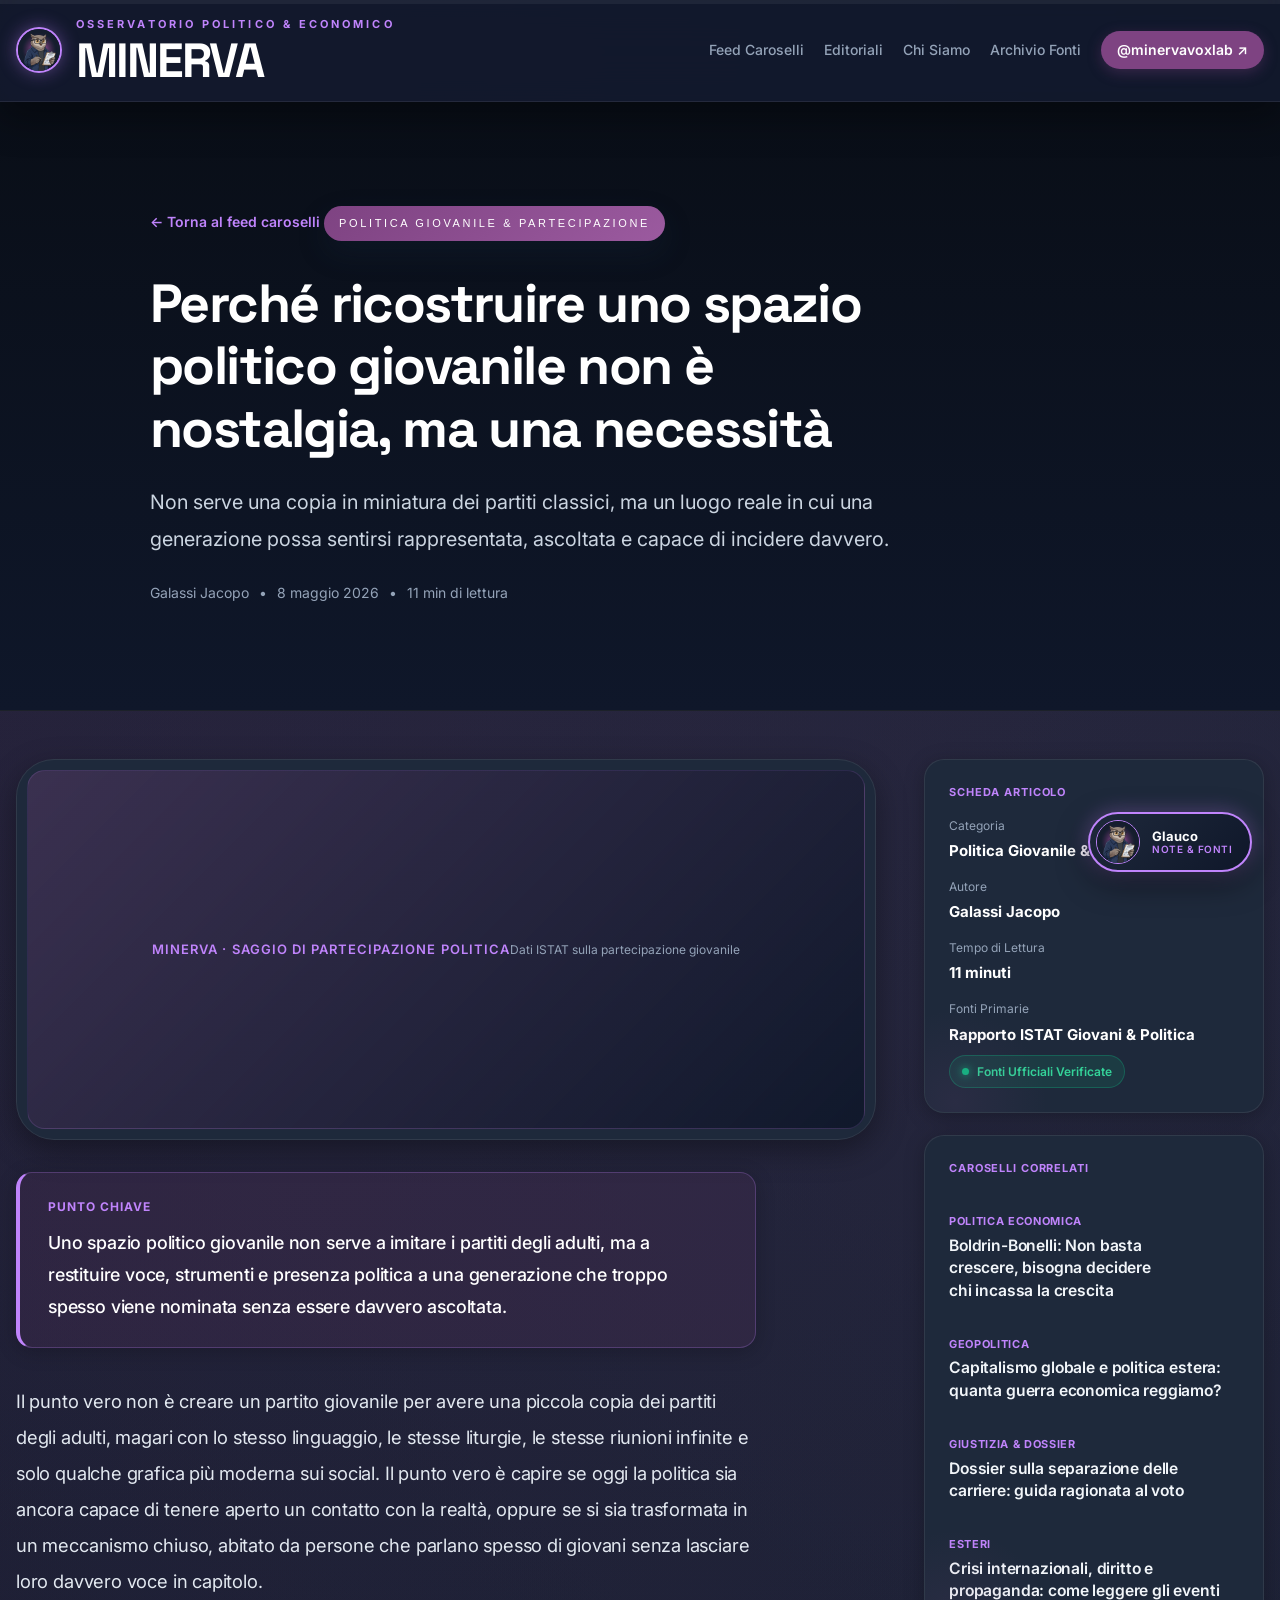
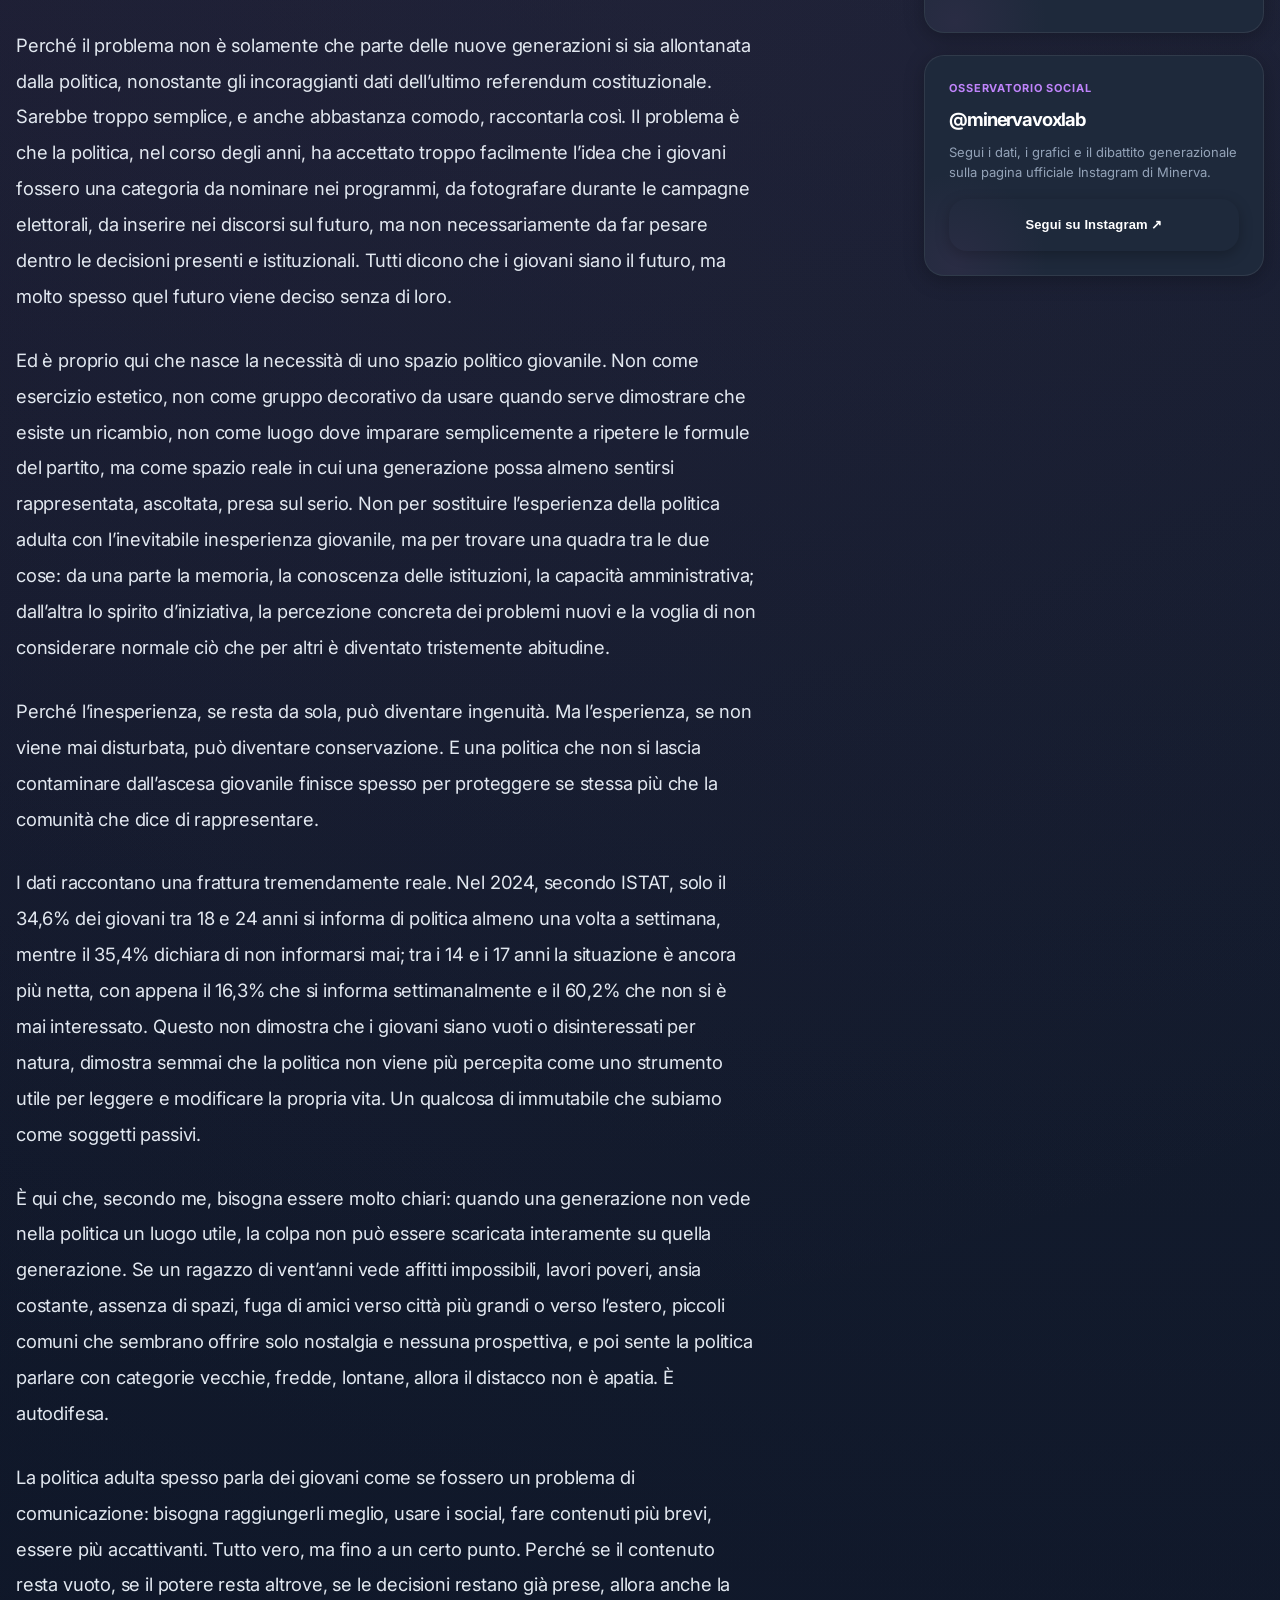
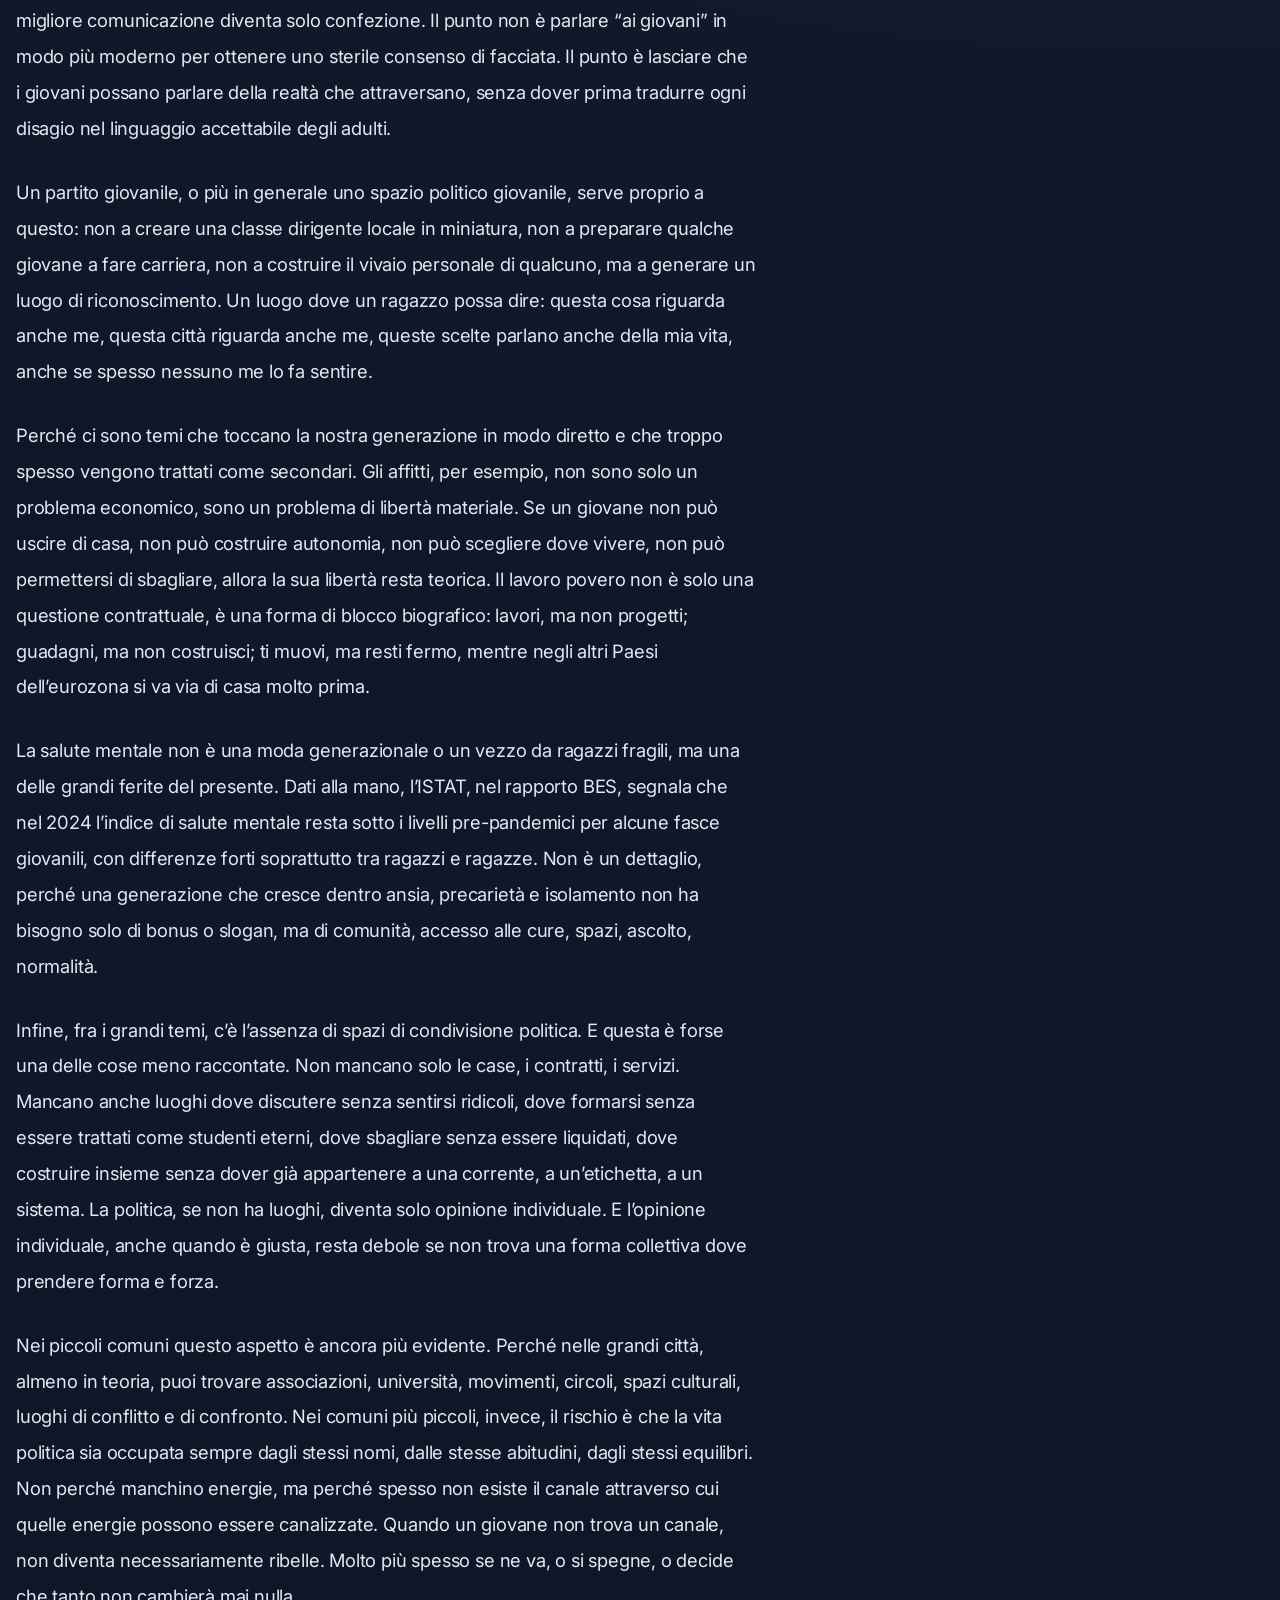
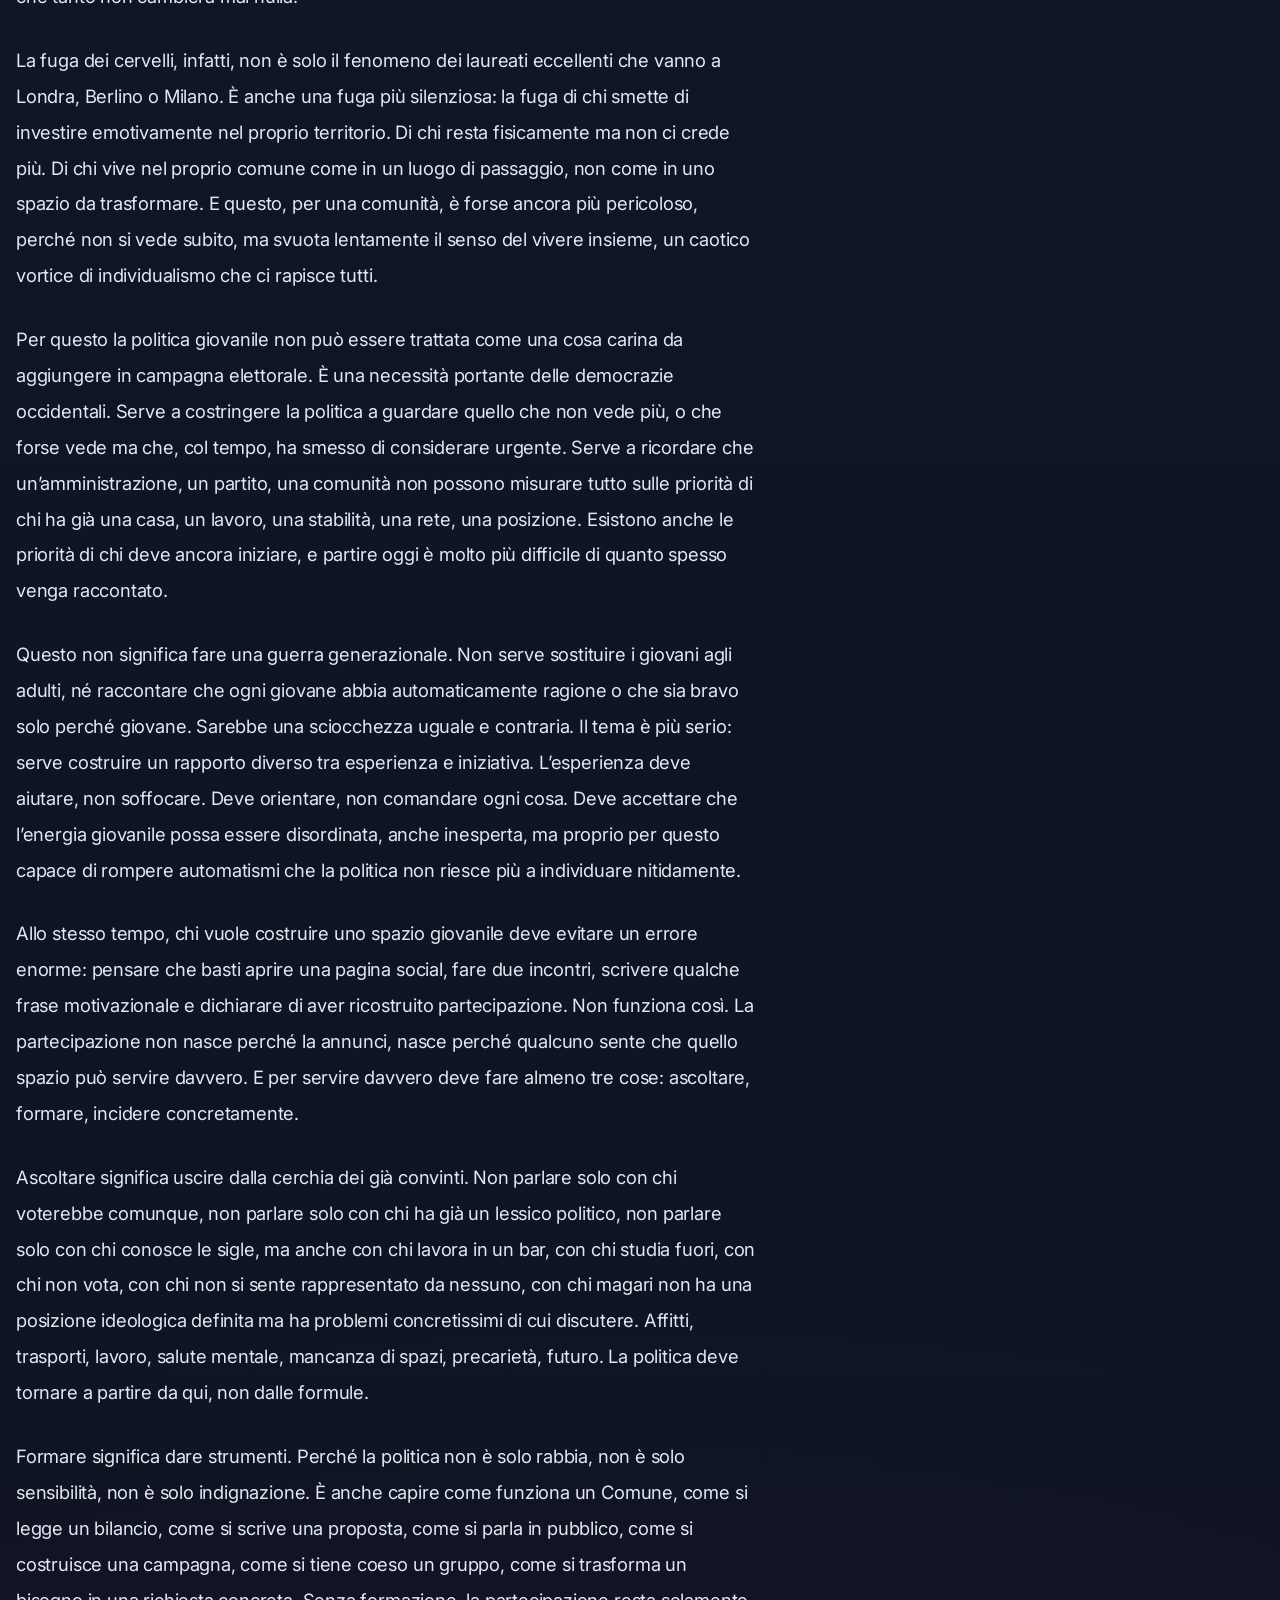
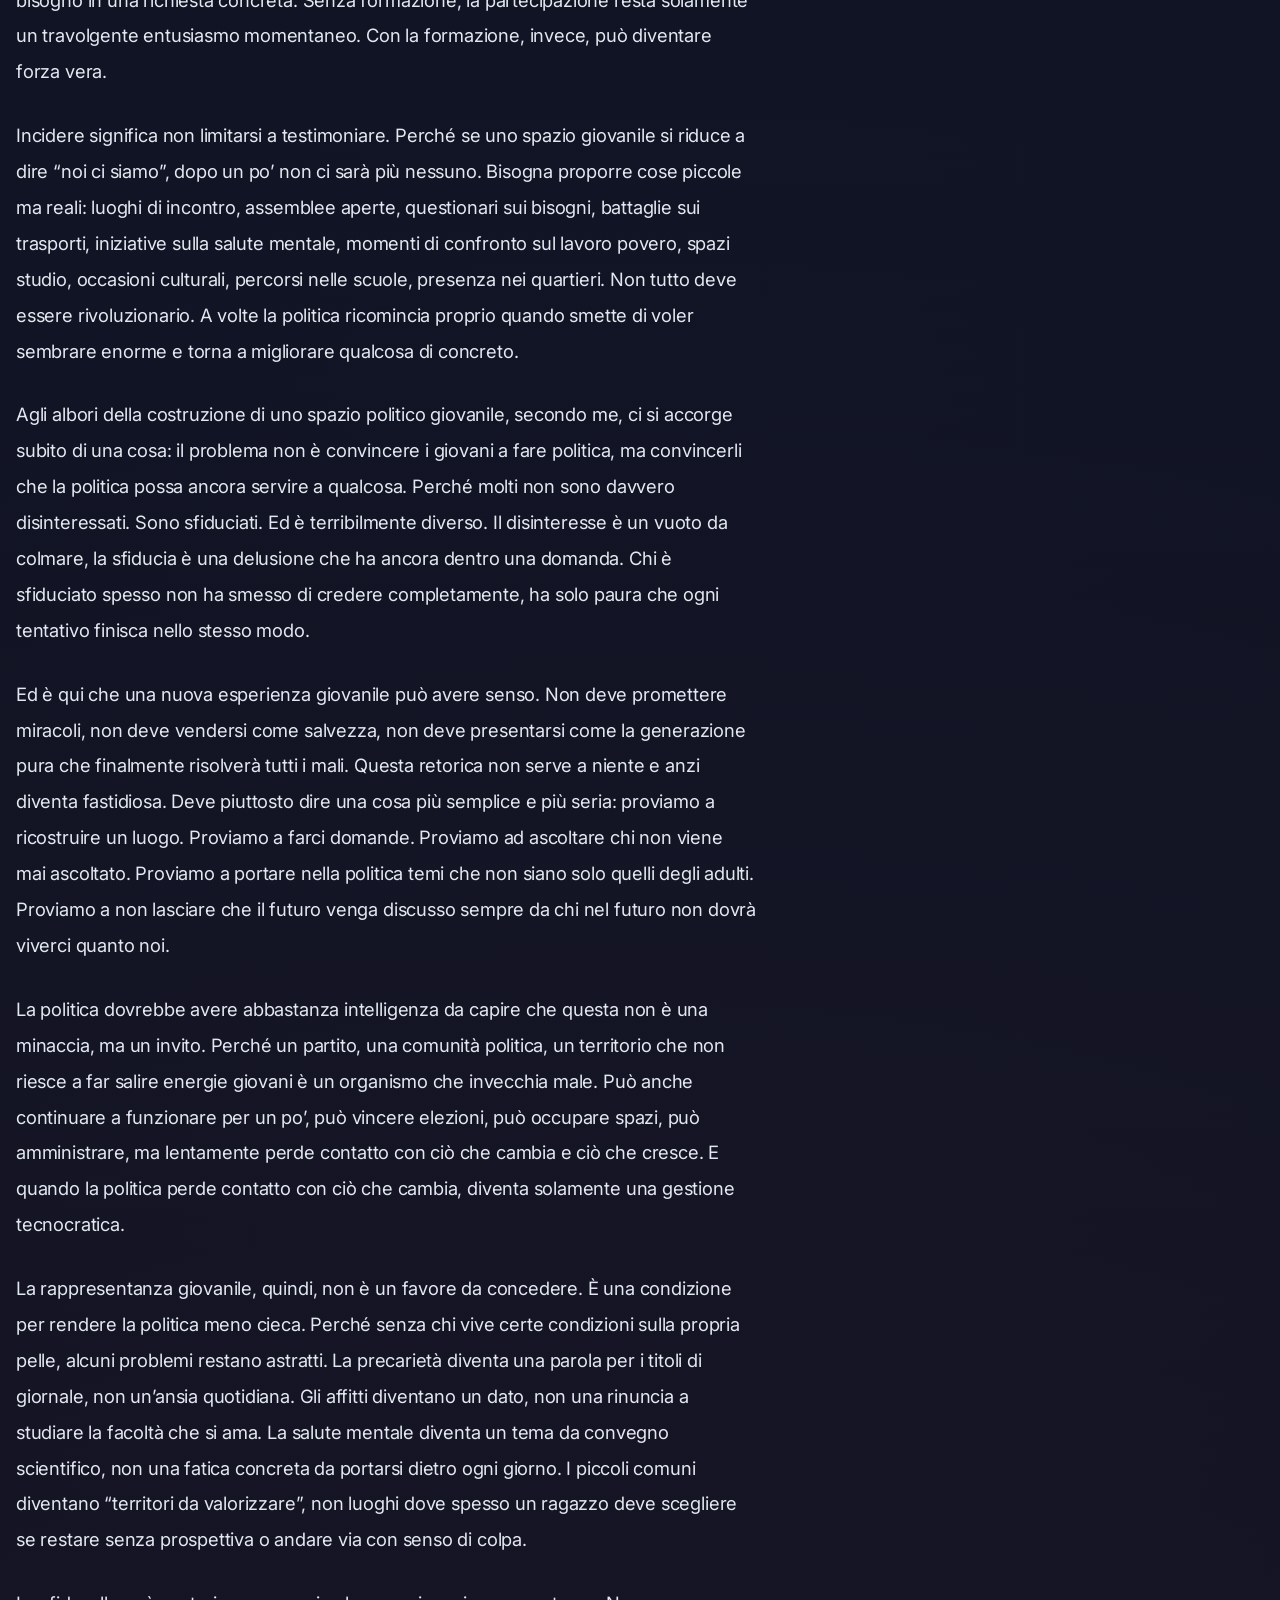
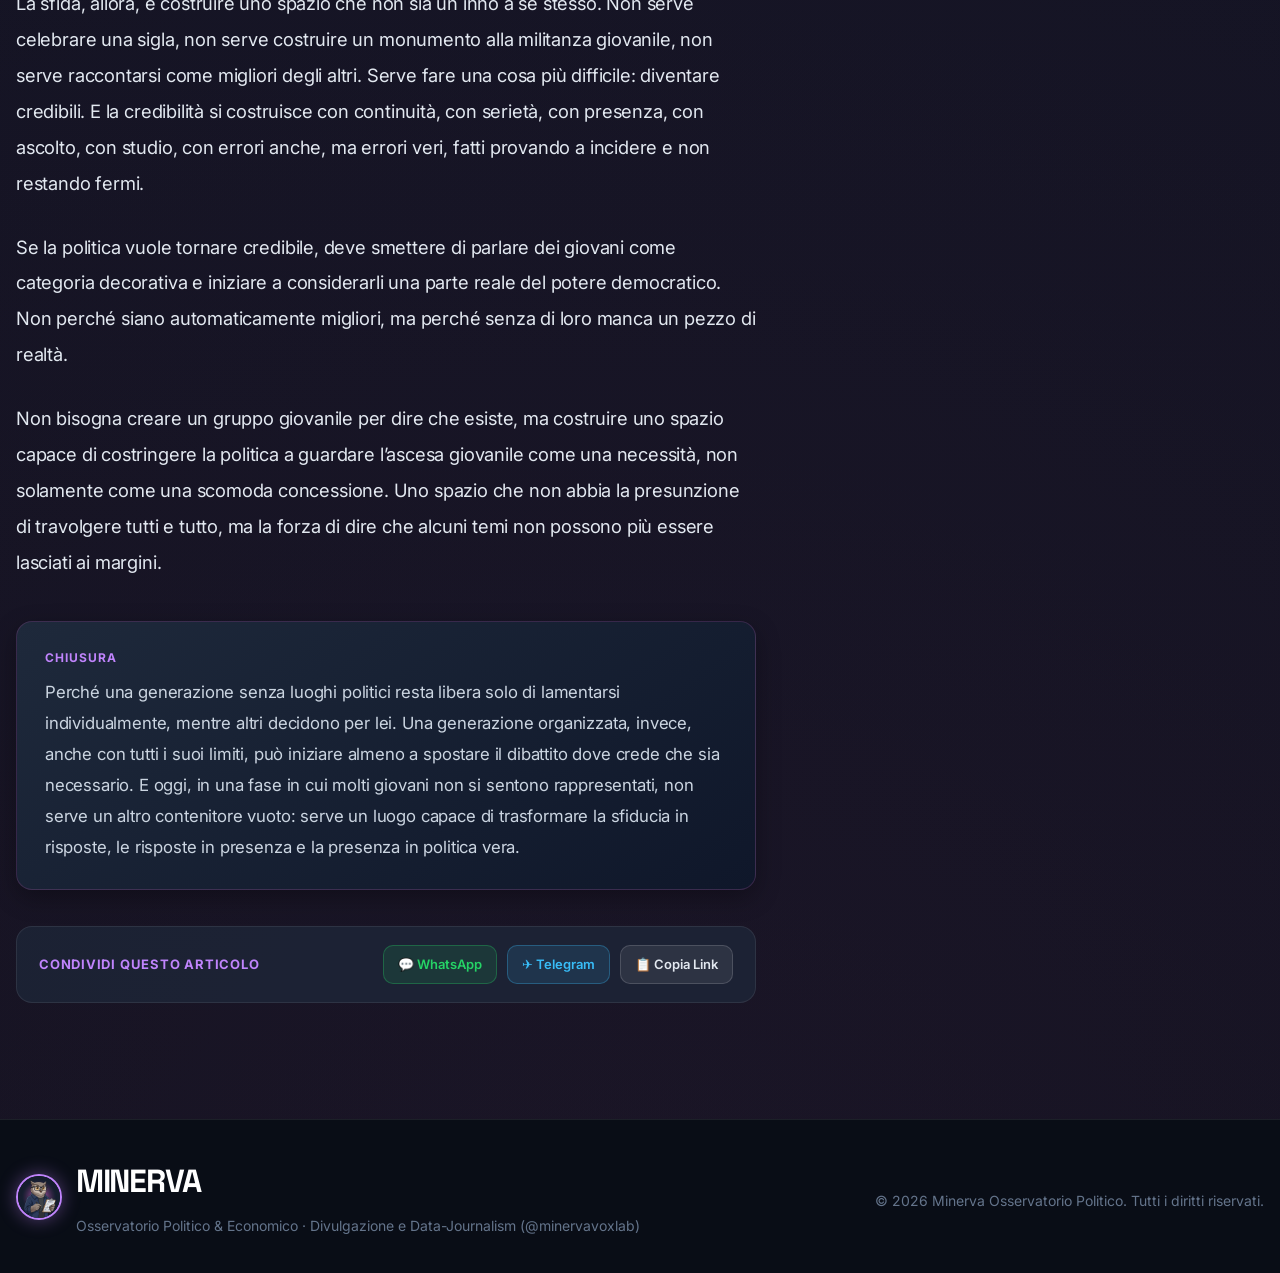
<file: articoli/spazio-politico-giovanile.html>
<!DOCTYPE html>
<html lang="it">
<head>
  <meta charset="UTF-8" />
  <meta name="viewport" content="width=device-width, initial-scale=1.0" />
  <title>Perché ricostruire uno spazio politico giovanile non è nostalgia, ma una necessità - Minerva Osservatorio Politico</title>
  <meta name="description" content="Una riflessione sulla necessità di ricostruire spazi politici giovanili capaci di trasformare la sfiducia in presenza, ascolto e politica vera." />
  
  <!-- OPEN GRAPH / SOCIAL PREVIEW -->
  <meta property="og:type" content="article" />
  <meta property="og:site_name" content="Minerva Osservatorio Politico" />
  <meta property="og:title" content="Perché ricostruire uno spazio politico giovanile non è nostalgia, ma una necessità" />
  <meta property="og:description" content="Una riflessione sulla necessità di ricostruire spazi politici giovanili capaci di trasformare la sfiducia in presenza, ascolto e politica vera." />
  <meta property="og:image" content="https://paggynerf-lang.github.io/lentecivica/img/glauco.png" />
  <meta property="og:url" content="https://paggynerf-lang.github.io/lentecivica/articoli/spazio-politico-giovanile.html" />
  <meta name="twitter:card" content="summary_large_image" />

  <link rel="preconnect" href="https://fonts.googleapis.com">
  <link rel="preconnect" href="https://fonts.gstatic.com" crossorigin>
  <link href="https://fonts.googleapis.com/css2?family=Inter:wght@300;400;500;600;700;800&family=Space+Grotesk:wght@600;700&display=swap" rel="stylesheet">
  <link rel="stylesheet" href="../styles.css" />
</head>
<body>
  <!-- BARRA DI PROGRESSO LETTURA -->
  <div class="reading-progress" aria-hidden="true">
    <div class="reading-progress-bar" id="readingBar"></div>
  </div>

  <!-- HEADER UFFICIALE MINERVA -->
  <header class="site-header">
    <div class="container header-inner">
      <div class="brand-group">
        <a href="../index.html" title="Torna alla Home Minerva">
          <img src="../img/glauco.png" alt="Glauco Mascotte" class="glauco-nav-avatar" />
        </a>
        <div class="brand">
          <div class="eyebrow">Osservatorio Politico & Economico</div>
          <a href="../index.html" class="logo">MINERVA</a>
        </div>
      </div>

      <nav class="main-nav">
        <a href="../index.html#feed">Feed Caroselli</a>
        <a href="../index.html#editoriali">Editoriali</a>
        <a href="../chi-siamo.html">Chi Siamo</a>
        <a href="../index.html#newsletter">Archivio Fonti</a>
        <a href="https://www.instagram.com/minervavoxlab" target="_blank" rel="noopener" class="nav-ig-btn">@minervavoxlab ↗</a>
      </nav>
    </div>
  </header>

  <main>
    <section class="article-hero">
      <div class="container article-hero-inner">
        <a href="../index.html#feed" class="back-link">← Torna al feed caroselli</a>
        <div class="pill pill-blue">Politica Giovanile & Partecipazione</div>
        <h1>Perché ricostruire uno spazio politico giovanile non è nostalgia, ma una necessità</h1>
        <p class="article-subtitle">
          Non serve una copia in miniatura dei partiti classici, ma un luogo reale in cui una generazione possa sentirsi rappresentata, ascoltata e capace di incidere davvero.
        </p>
        <div class="meta">
          <span>Galassi Jacopo</span>
          <span>•</span>
          <span>8 maggio 2026</span>
          <span>•</span>
          <span>11 min di lettura</span>
        </div>
      </div>
    </section>

    <section class="article-layout-section">
      <div class="container article-layout">
        <article class="article-main">
          <div class="article-cover-frame">
            <div class="article-cover">
              <span style="font-size: 13px; color: #C084FC; font-weight: 600; text-transform: uppercase; letter-spacing: 0.08em;">Minerva · Saggio di Partecipazione Politica</span>
              <span style="font-size: 12px; color: #94A3B8;">Dati ISTAT sulla partecipazione giovanile</span>
            </div>
          </div>

 <div class="article-body">

 <div class="highlight-box">

 <div class="eyebrow">Punto chiave</div>

 <p>
 Uno spazio politico giovanile non serve a imitare i partiti degli adulti, ma a restituire voce, strumenti e presenza politica a una generazione che troppo spesso viene nominata senza essere davvero ascoltata.

 </p>

 </div>

  <p>
  Il punto vero non è creare un partito giovanile per avere una piccola copia dei partiti degli adulti, magari con lo stesso linguaggio, le stesse liturgie, le stesse riunioni infinite e solo qualche grafica più moderna sui social. Il punto vero è capire se oggi la politica sia ancora capace di tenere aperto un contatto con la realtà, oppure se si sia trasformata in un meccanismo chiuso, abitato da persone che parlano spesso di giovani senza lasciare loro davvero voce in capitolo.
  </p>

  <p>
  Perché il problema non è solamente che parte delle nuove generazioni si sia allontanata dalla politica, nonostante gli incoraggianti dati dell’ultimo referendum costituzionale. Sarebbe troppo semplice, e anche abbastanza comodo, raccontarla così. Il problema è che la politica, nel corso degli anni, ha accettato troppo facilmente l’idea che i giovani fossero una categoria da nominare nei programmi, da fotografare durante le campagne elettorali, da inserire nei discorsi sul futuro, ma non necessariamente da far pesare dentro le decisioni presenti e istituzionali. Tutti dicono che i giovani siano il futuro, ma molto spesso quel futuro viene deciso senza di loro.
  </p>

  <p>
  Ed è proprio qui che nasce la necessità di uno spazio politico giovanile. Non come esercizio estetico, non come gruppo decorativo da usare quando serve dimostrare che esiste un ricambio, non come luogo dove imparare semplicemente a ripetere le formule del partito, ma come spazio reale in cui una generazione possa almeno sentirsi rappresentata, ascoltata, presa sul serio. Non per sostituire l’esperienza della politica adulta con l’inevitabile inesperienza giovanile, ma per trovare una quadra tra le due cose: da una parte la memoria, la conoscenza delle istituzioni, la capacità amministrativa; dall’altra lo spirito d’iniziativa, la percezione concreta dei problemi nuovi e la voglia di non considerare normale ciò che per altri è diventato tristemente abitudine.
  </p>

  <p>
  Perché l’inesperienza, se resta da sola, può diventare ingenuità. Ma l’esperienza, se non viene mai disturbata, può diventare conservazione. E una politica che non si lascia contaminare dall’ascesa giovanile finisce spesso per proteggere se stessa più che la comunità che dice di rappresentare.
  </p>

  <p>
  I dati raccontano una frattura tremendamente reale. Nel 2024, secondo ISTAT, solo il 34,6% dei giovani tra 18 e 24 anni si informa di politica almeno una volta a settimana, mentre il 35,4% dichiara di non informarsi mai; tra i 14 e i 17 anni la situazione è ancora più netta, con appena il 16,3% che si informa settimanalmente e il 60,2% che non si è mai interessato. Questo non dimostra che i giovani siano vuoti o disinteressati per natura, dimostra semmai che la politica non viene più percepita come uno strumento utile per leggere e modificare la propria vita. Un qualcosa di immutabile che subiamo come soggetti passivi.
  </p>

  <p>
  È qui che, secondo me, bisogna essere molto chiari: quando una generazione non vede nella politica un luogo utile, la colpa non può essere scaricata interamente su quella generazione. Se un ragazzo di vent’anni vede affitti impossibili, lavori poveri, ansia costante, assenza di spazi, fuga di amici verso città più grandi o verso l’estero, piccoli comuni che sembrano offrire solo nostalgia e nessuna prospettiva, e poi sente la politica parlare con categorie vecchie, fredde, lontane, allora il distacco non è apatia. È autodifesa.
  </p>

  <p>
  La politica adulta spesso parla dei giovani come se fossero un problema di comunicazione: bisogna raggiungerli meglio, usare i social, fare contenuti più brevi, essere più accattivanti. Tutto vero, ma fino a un certo punto. Perché se il contenuto resta vuoto, se il potere resta altrove, se le decisioni restano già prese, allora anche la migliore comunicazione diventa solo confezione. Il punto non è parlare “ai giovani” in modo più moderno per ottenere uno sterile consenso di facciata. Il punto è lasciare che i giovani possano parlare della realtà che attraversano, senza dover prima tradurre ogni disagio nel linguaggio accettabile degli adulti.
  </p>

  <p>
  Un partito giovanile, o più in generale uno spazio politico giovanile, serve proprio a questo: non a creare una classe dirigente locale in miniatura, non a preparare qualche giovane a fare carriera, non a costruire il vivaio personale di qualcuno, ma a generare un luogo di riconoscimento. Un luogo dove un ragazzo possa dire: questa cosa riguarda anche me, questa città riguarda anche me, queste scelte parlano anche della mia vita, anche se spesso nessuno me lo fa sentire.
  </p>

  <p>
  Perché ci sono temi che toccano la nostra generazione in modo diretto e che troppo spesso vengono trattati come secondari. Gli affitti, per esempio, non sono solo un problema economico, sono un problema di libertà materiale. Se un giovane non può uscire di casa, non può costruire autonomia, non può scegliere dove vivere, non può permettersi di sbagliare, allora la sua libertà resta teorica. Il lavoro povero non è solo una questione contrattuale, è una forma di blocco biografico: lavori, ma non progetti; guadagni, ma non costruisci; ti muovi, ma resti fermo, mentre negli altri Paesi dell’eurozona si va via di casa molto prima.
  </p>

  <p>
  La salute mentale non è una moda generazionale o un vezzo da ragazzi fragili, ma una delle grandi ferite del presente. Dati alla mano, l’ISTAT, nel rapporto BES, segnala che nel 2024 l’indice di salute mentale resta sotto i livelli pre-pandemici per alcune fasce giovanili, con differenze forti soprattutto tra ragazzi e ragazze. Non è un dettaglio, perché una generazione che cresce dentro ansia, precarietà e isolamento non ha bisogno solo di bonus o slogan, ma di comunità, accesso alle cure, spazi, ascolto, normalità.
  </p>

  <p>
  Infine, fra i grandi temi, c’è l’assenza di spazi di condivisione politica. E questa è forse una delle cose meno raccontate. Non mancano solo le case, i contratti, i servizi. Mancano anche luoghi dove discutere senza sentirsi ridicoli, dove formarsi senza essere trattati come studenti eterni, dove sbagliare senza essere liquidati, dove costruire insieme senza dover già appartenere a una corrente, a un’etichetta, a un sistema. La politica, se non ha luoghi, diventa solo opinione individuale. E l’opinione individuale, anche quando è giusta, resta debole se non trova una forma collettiva dove prendere forma e forza.
  </p>

  <p>
  Nei piccoli comuni questo aspetto è ancora più evidente. Perché nelle grandi città, almeno in teoria, puoi trovare associazioni, università, movimenti, circoli, spazi culturali, luoghi di conflitto e di confronto. Nei comuni più piccoli, invece, il rischio è che la vita politica sia occupata sempre dagli stessi nomi, dalle stesse abitudini, dagli stessi equilibri. Non perché manchino energie, ma perché spesso non esiste il canale attraverso cui quelle energie possono essere canalizzate. Quando un giovane non trova un canale, non diventa necessariamente ribelle. Molto più spesso se ne va, o si spegne, o decide che tanto non cambierà mai nulla.
  </p>

  <p>
  La fuga dei cervelli, infatti, non è solo il fenomeno dei laureati eccellenti che vanno a Londra, Berlino o Milano. È anche una fuga più silenziosa: la fuga di chi smette di investire emotivamente nel proprio territorio. Di chi resta fisicamente ma non ci crede più. Di chi vive nel proprio comune come in un luogo di passaggio, non come in uno spazio da trasformare. E questo, per una comunità, è forse ancora più pericoloso, perché non si vede subito, ma svuota lentamente il senso del vivere insieme, un caotico vortice di individualismo che ci rapisce tutti.
  </p>

  <p>
  Per questo la politica giovanile non può essere trattata come una cosa carina da aggiungere in campagna elettorale. È una necessità portante delle democrazie occidentali. Serve a costringere la politica a guardare quello che non vede più, o che forse vede ma che, col tempo, ha smesso di considerare urgente. Serve a ricordare che un’amministrazione, un partito, una comunità non possono misurare tutto sulle priorità di chi ha già una casa, un lavoro, una stabilità, una rete, una posizione. Esistono anche le priorità di chi deve ancora iniziare, e partire oggi è molto più difficile di quanto spesso venga raccontato.
  </p>

  <p>
  Questo non significa fare una guerra generazionale. Non serve sostituire i giovani agli adulti, né raccontare che ogni giovane abbia automaticamente ragione o che sia bravo solo perché giovane. Sarebbe una sciocchezza uguale e contraria. Il tema è più serio: serve costruire un rapporto diverso tra esperienza e iniziativa. L’esperienza deve aiutare, non soffocare. Deve orientare, non comandare ogni cosa. Deve accettare che l’energia giovanile possa essere disordinata, anche inesperta, ma proprio per questo capace di rompere automatismi che la politica non riesce più a individuare nitidamente.
  </p>

  <p>
  Allo stesso tempo, chi vuole costruire uno spazio giovanile deve evitare un errore enorme: pensare che basti aprire una pagina social, fare due incontri, scrivere qualche frase motivazionale e dichiarare di aver ricostruito partecipazione. Non funziona così. La partecipazione non nasce perché la annunci, nasce perché qualcuno sente che quello spazio può servire davvero. E per servire davvero deve fare almeno tre cose: ascoltare, formare, incidere concretamente.
  </p>

  <p>
  Ascoltare significa uscire dalla cerchia dei già convinti. Non parlare solo con chi voterebbe comunque, non parlare solo con chi ha già un lessico politico, non parlare solo con chi conosce le sigle, ma anche con chi lavora in un bar, con chi studia fuori, con chi non vota, con chi non si sente rappresentato da nessuno, con chi magari non ha una posizione ideologica definita ma ha problemi concretissimi di cui discutere. Affitti, trasporti, lavoro, salute mentale, mancanza di spazi, precarietà, futuro. La politica deve tornare a partire da qui, non dalle formule.
  </p>

  <p>
  Formare significa dare strumenti. Perché la politica non è solo rabbia, non è solo sensibilità, non è solo indignazione. È anche capire come funziona un Comune, come si legge un bilancio, come si scrive una proposta, come si parla in pubblico, come si costruisce una campagna, come si tiene coeso un gruppo, come si trasforma un bisogno in una richiesta concreta. Senza formazione, la partecipazione resta solamente un travolgente entusiasmo momentaneo. Con la formazione, invece, può diventare forza vera.
  </p>

  <p>
  Incidere significa non limitarsi a testimoniare. Perché se uno spazio giovanile si riduce a dire “noi ci siamo”, dopo un po’ non ci sarà più nessuno. Bisogna proporre cose piccole ma reali: luoghi di incontro, assemblee aperte, questionari sui bisogni, battaglie sui trasporti, iniziative sulla salute mentale, momenti di confronto sul lavoro povero, spazi studio, occasioni culturali, percorsi nelle scuole, presenza nei quartieri. Non tutto deve essere rivoluzionario. A volte la politica ricomincia proprio quando smette di voler sembrare enorme e torna a migliorare qualcosa di concreto.
  </p>

  <p>
  Agli albori della costruzione di uno spazio politico giovanile, secondo me, ci si accorge subito di una cosa: il problema non è convincere i giovani a fare politica, ma convincerli che la politica possa ancora servire a qualcosa. Perché molti non sono davvero disinteressati. Sono sfiduciati. Ed è terribilmente diverso. Il disinteresse è un vuoto da colmare, la sfiducia è una delusione che ha ancora dentro una domanda. Chi è sfiduciato spesso non ha smesso di credere completamente, ha solo paura che ogni tentativo finisca nello stesso modo.
  </p>

  <p>
  Ed è qui che una nuova esperienza giovanile può avere senso. Non deve promettere miracoli, non deve vendersi come salvezza, non deve presentarsi come la generazione pura che finalmente risolverà tutti i mali. Questa retorica non serve a niente e anzi diventa fastidiosa. Deve piuttosto dire una cosa più semplice e più seria: proviamo a ricostruire un luogo. Proviamo a farci domande. Proviamo ad ascoltare chi non viene mai ascoltato. Proviamo a portare nella politica temi che non siano solo quelli degli adulti. Proviamo a non lasciare che il futuro venga discusso sempre da chi nel futuro non dovrà viverci quanto noi.
  </p>

  <p>
  La politica dovrebbe avere abbastanza intelligenza da capire che questa non è una minaccia, ma un invito. Perché un partito, una comunità politica, un territorio che non riesce a far salire energie giovani è un organismo che invecchia male. Può anche continuare a funzionare per un po’, può vincere elezioni, può occupare spazi, può amministrare, ma lentamente perde contatto con ciò che cambia e ciò che cresce. E quando la politica perde contatto con ciò che cambia, diventa solamente una gestione tecnocratica.
  </p>

  <p>
  La rappresentanza giovanile, quindi, non è un favore da concedere. È una condizione per rendere la politica meno cieca. Perché senza chi vive certe condizioni sulla propria pelle, alcuni problemi restano astratti. La precarietà diventa una parola per i titoli di giornale, non un’ansia quotidiana. Gli affitti diventano un dato, non una rinuncia a studiare la facoltà che si ama. La salute mentale diventa un tema da convegno scientifico, non una fatica concreta da portarsi dietro ogni giorno. I piccoli comuni diventano “territori da valorizzare”, non luoghi dove spesso un ragazzo deve scegliere se restare senza prospettiva o andare via con senso di colpa.
  </p>

  <p>
  La sfida, allora, è costruire uno spazio che non sia un inno a se stesso. Non serve celebrare una sigla, non serve costruire un monumento alla militanza giovanile, non serve raccontarsi come migliori degli altri. Serve fare una cosa più difficile: diventare credibili. E la credibilità si costruisce con continuità, con serietà, con presenza, con ascolto, con studio, con errori anche, ma errori veri, fatti provando a incidere e non restando fermi.
  </p>

  <p>
  Se la politica vuole tornare credibile, deve smettere di parlare dei giovani come categoria decorativa e iniziare a considerarli una parte reale del potere democratico. Non perché siano automaticamente migliori, ma perché senza di loro manca un pezzo di realtà.
  </p>

  <p>
  Non bisogna creare un gruppo giovanile per dire che esiste, ma costruire uno spazio capace di costringere la politica a guardare l’ascesa giovanile come una necessità, non solamente come una scomoda concessione. Uno spazio che non abbia la presunzione di travolgere tutti e tutto, ma la forza di dire che alcuni temi non possono più essere lasciati ai margini.
  </p>

 <div class="context-box">

 <div class="eyebrow eyebrow-soft">Chiusura</div>

 <p>
 Perché una generazione senza luoghi politici resta libera solo di lamentarsi individualmente, mentre altri decidono per lei. Una generazione organizzata, invece, anche con tutti i suoi limiti, può iniziare almeno a spostare il dibattito dove crede che sia necessario. E oggi, in una fase in cui molti giovani non si sentono rappresentati, non serve un altro contenitore vuoto: serve un luogo capace di trasformare la sfiducia in risposte, le risposte in presenza e la presenza in politica vera.
 </p>

 </div>

  <!-- SOCIAL SHARE BAR -->
  <div class="article-share-bar">
    <span class="share-title">Condividi questo articolo</span>
    <div class="share-buttons">
      <a href="https://api.whatsapp.com/send?text=Perch%C3%A9%20ricostruire%20uno%20spazio%20politico%20giovanile%20%C3%A8%20una%20necessit%C3%A0%20-%20Minerva:%20https://paggynerf-lang.github.io/lentecivica/articoli/spazio-politico-giovanile.html" target="_blank" rel="noopener" class="share-btn share-btn-wa">
        💬 WhatsApp
      </a>
      <a href="https://t.me/share/url?url=https://paggynerf-lang.github.io/lentecivica/articoli/spazio-politico-giovanile.html&text=Spazio%20politico%20giovanile%20-%20Minerva" target="_blank" rel="noopener" class="share-btn share-btn-tg">
        ✈️ Telegram
      </a>
      <button type="button" class="share-btn share-btn-copy" onclick="copyArticleLink(this)">
        📋 Copia Link
      </button>
    </div>
  </div>
 </div>

 </article>

        <aside class="article-sidebar">
          <!-- SCHEDA ARTICOLO -->
          <div class="sidebar-card">
            <div class="eyebrow">Scheda Articolo</div>
            <div class="sidebar-info">
              <div>
                <span class="label">Categoria</span>
                <strong>Politica Giovanile & Partecipazione</strong>
              </div>
              <div>
                <span class="label">Autore</span>
                <strong>Galassi Jacopo</strong>
              </div>
              <div>
                <span class="label">Tempo di Lettura</span>
                <strong>11 minuti</strong>
              </div>
              <div>
                <span class="label">Fonti Primarie</span>
                <strong>Rapporto ISTAT Giovani & Politica</strong>
              </div>
            </div>
            <div class="sidebar-badge">
              <span class="badge-dot"></span> Fonti Ufficiali Verificate
            </div>
          </div>

          <!-- CAROSELLI CORRELATI -->
          <div class="sidebar-card">
            <div class="eyebrow">Caroselli Correlati</div>
            
            <a href="boldrin-bonelli-crescita-redistribuzione.html" class="related-link">
              <div class="related-item">
                <span class="mini-category">Politica Economica</span>
                <h3>Boldrin-Bonelli: Non basta crescere, bisogna decidere chi incassa la crescita</h3>
              </div>
            </a>

            <a href="capitalismo-politica-estera.html" class="related-link">
              <div class="related-item">
                <span class="mini-category">Geopolitica</span>
                <h3>Capitalismo globale e politica estera: quanta guerra economica reggiamo?</h3>
              </div>
            </a>

            <a href="dossier-separazione-carriere.html" class="related-link">
              <div class="related-item">
                <span class="mini-category">Giustizia & Dossier</span>
                <h3>Dossier sulla separazione delle carriere: guida ragionata al voto</h3>
              </div>
            </a>

            <a href="crisi-internazionali.html" class="related-link">
              <div class="related-item">
                <span class="mini-category">Esteri</span>
                <h3>Crisi internazionali, diritto e propaganda: come leggere gli eventi</h3>
              </div>
            </a>
          </div>

          <!-- CARD OSSERVATORIO INSTAGRAM -->
          <div class="sidebar-card">
            <div class="eyebrow">Osservatorio Social</div>
            <h3 style="font-size: 1.15rem; color: #fff; margin: 4px 0 8px;">@minervavoxlab</h3>
            <p style="font-size: 13px; color: #94A3B8; line-height: 1.6; margin-bottom: 16px;">
              Segui i dati, i grafici e il dibattito generazionale sulla pagina ufficiale Instagram di Minerva.
            </p>
            <a href="https://www.instagram.com/minervavoxlab" target="_blank" rel="noopener" class="btn btn-purple full" style="text-align: center; font-size: 13px;">
              Segui su Instagram ↗
            </a>
          </div>
        </aside>
      </div>
    </section>
  </main>

  <!-- FOOTER -->
  <footer class="site-footer">
    <div class="container footer-inner">
      <div class="brand-group">
        <img src="../img/glauco.png" alt="Glauco" class="glauco-nav-avatar" />
        <div>
          <div class="footer-logo">MINERVA</div>
          <div class="footer-text">Osservatorio Politico & Economico · Divulgazione e Data-Journalism (@minervavoxlab)</div>
        </div>
      </div>
      <div class="footer-copy">© 2026 Minerva Osservatorio Politico. Tutti i diritti riservati.</div>
    </div>
  </footer>

  <!-- ===== WIDGET FLOTTANTE DI GLAUCO (IN BASSO A DESTRA) ===== -->
  <aside class="glauco-float-container" aria-label="Assistente Glauco">
    <div class="glauco-bubble" id="glaucoBubble">
      <div class="glauco-bubble-head">
        <div class="glauco-bubble-title">
          <span>🦉 Il Taccuino di Glauco</span>
        </div>
        <button class="glauco-bubble-close" id="glaucoClose" aria-label="Chiudi popup">×</button>
      </div>
      <p class="glauco-bubble-text">
        In questo saggio Jacopo affronta il tema della disaffezione politica giovanile con i dati ISTAT: l'astensione non è apatia, ma una risposta alla mancanza di rappresentanza reale.
      </p>
      <div class="glauco-bubble-quote">
        «Una generazione senza luoghi politici resta libera solo di lamentarsi individualmente.»
      </div>
      <p class="glauco-bubble-text" style="margin-bottom: 14px; font-size: 12px; color: #94A3B8;">
        Esplora gli altri caroselli di approfondimento nella colonna laterale.
      </p>
      <a href="../index.html#feed" class="glauco-bubble-cta">
        ← Torna al Feed Caroselli
      </a>
    </div>

    <button class="glauco-float-btn" id="glaucoToggle" aria-expanded="false" title="Apri il punto di vista di Glauco">
      <img src="../img/glauco.png" alt="Glauco" class="glauco-float-avatar" />
      <div class="glauco-float-label">
        <span>Glauco</span>
        <span class="glauco-float-sub">Note & Fonti</span>
      </div>
    </button>
  </aside>

  <!-- JAVASCRIPT: PROGRESS BAR & WIDGET GLAUCO -->
  <script>
    function copyArticleLink(btn) {
      navigator.clipboard.writeText(window.location.href).then(() => {
        const orig = btn.innerHTML;
        btn.innerHTML = '✓ Copiato!';
        setTimeout(() => { btn.innerHTML = orig; }, 2000);
      });
    }

    (() => {
      // 1. Reading Progress Bar
      const bar = document.getElementById('readingBar');
      if (bar) {
        const updateReadingBar = () => {
          const scrollTop = window.scrollY;
          const docHeight = document.documentElement.scrollHeight - window.innerHeight;
          const progress = docHeight > 0 ? (scrollTop / docHeight) * 100 : 0;
          bar.style.width = `${Math.min(progress, 100)}%`;
        };
        updateReadingBar();
        window.addEventListener('scroll', updateReadingBar, { passive: true });
        window.addEventListener('resize', updateReadingBar);
      }

      // 2. Glauco Floating Widget Toggle
      const toggle = document.getElementById('glaucoToggle');
      const bubble = document.getElementById('glaucoBubble');
      const close = document.getElementById('glaucoClose');

      if (toggle && bubble && close) {
        const toggleBubble = () => {
          const isActive = bubble.classList.toggle('active');
          toggle.setAttribute('aria-expanded', String(isActive));
        };

        toggle.addEventListener('click', (e) => {
          e.stopPropagation();
          toggleBubble();
        });

        close.addEventListener('click', (e) => {
          e.stopPropagation();
          bubble.classList.remove('active');
          toggle.setAttribute('aria-expanded', 'false');
        });

        document.addEventListener('click', (e) => {
          if (!bubble.contains(e.target) && !toggle.contains(e.target)) {
            bubble.classList.remove('active');
            toggle.setAttribute('aria-expanded', 'false');
          }
        });
      }
    })();
  </script>
</body>
</html>
</file>
<file: styles.css>
@import url('https://fonts.googleapis.com/css2?family=Inter:wght@300;400;500;600;700;800&family=Space+Grotesk:wght@600;700&display=swap');

:root {
  --bg: #0F172A;
  --bg-2: #131d35;
  --bg-3: #1E293B;
  --text: #FFFFFF;
  --text-soft: #94A3B8;
  --muted: #64748B;
  --line: rgba(255, 255, 255, 0.08);
  --line-strong: rgba(255, 255, 255, 0.16);

  --navy: #7E4382;
  --navy-2: #9B5A9F;
  --navy-3: #C084FC;
  --navy-4: #542457;

  --red: #7E4382;
  --red-2: #9B5A9F;
  --red-3: #C084FC;

  --purple: #7E4382;
  --purple-light: #9B5A9F;
  --purple-glow: rgba(126, 67, 130, 0.35);

  --white: #ffffff;
  --dark: #070B14;
  --dark-2: #0F172A;

  --glass: rgba(30, 41, 59, 0.75);
  --glass-strong: rgba(30, 41, 59, 0.92);
  --glass-dark: rgba(15, 23, 42, 0.90);

  --shadow-xs: 0 4px 14px rgba(0, 0, 0, 0.25);
  --shadow-sm: 0 12px 30px rgba(0, 0, 0, 0.35);
  --shadow-md: 0 24px 50px rgba(0, 0, 0, 0.45);
  --shadow-lg: 0 35px 80px rgba(0, 0, 0, 0.55);
  --shadow-navy: 0 20px 50px rgba(126, 67, 130, 0.35);
  --shadow-red: 0 20px 50px rgba(126, 67, 130, 0.35);

  --radius-2xl: 38px;
  --radius-xl: 30px;
  --radius-lg: 24px;
  --radius-md: 18px;
  --radius-sm: 14px;

  --max: 1280px;
  --reading: 800px;

  --transition-fast: 0.18s ease;
  --transition: 0.34s cubic-bezier(.22,.61,.36,1);
}

* {
  box-sizing: border-box;
}

html {
  scroll-behavior: smooth;
}

html,
body {
  overflow-x: hidden;
}

body {
  margin: 0;
  color: var(--text);
  font-family: 'Inter', system-ui, -apple-system, BlinkMacSystemFont, "Segoe UI", Roboto, sans-serif;
  line-height: 1.6;
  background:
    radial-gradient(circle at 10% 0%, rgba(126, 67, 130, 0.22), transparent 32%),
    radial-gradient(circle at 90% 10%, rgba(30, 41, 59, 0.7), transparent 35%),
    radial-gradient(circle at 50% 100%, rgba(126, 67, 130, 0.15), transparent 40%),
    linear-gradient(180deg, #0b1120 0%, #0f172a 45%, #090d16 100%);
  animation: pageReveal 0.7s ease;
  position: relative;
  min-height: 100vh;
}

body::before {
  content: "";
  position: fixed;
  inset: 0;
  pointer-events: none;
  background:
    linear-gradient(rgba(255,255,255,0.02), rgba(255,255,255,0.02)),
    repeating-linear-gradient(
      to bottom,
      rgba(12,16,22,0.012) 0px,
      rgba(12,16,22,0.012) 1px,
      transparent 1px,
      transparent 6px
    );
  opacity: 0.4;
  mix-blend-mode: multiply;
}

img {
  max-width: 100%;
  display: block;
}

a {
  color: inherit;
  text-decoration: none;
}

button,
input {
  font: inherit;
}

.container {
  width: min(calc(100% - 32px), var(--max));
  margin: 0 auto;
}

.site-header {
  position: sticky;
  top: 0;
  z-index: 110;
  background: rgba(15, 23, 42, 0.88);
  backdrop-filter: blur(24px) saturate(1.4);
  border-bottom: 1px solid rgba(255, 255, 255, 0.08);
  box-shadow: 0 16px 36px rgba(0, 0, 0, 0.35);
}

.header-inner {
  display: flex;
  align-items: center;
  justify-content: space-between;
  gap: 24px;
  padding: 16px 0;
}

.brand {
  display: flex;
  flex-direction: column;
  gap: 3px;
}

.logo {
  font-family: 'Space Grotesk', 'Inter', sans-serif;
  font-size: clamp(2.1rem, 4vw, 3rem);
  font-weight: 700;
  letter-spacing: -0.04em;
  line-height: 1;
  color: #ffffff;
  transition: color var(--transition), transform var(--transition), text-shadow var(--transition);
}

.logo:hover {
  color: var(--navy-3);
  transform: translateY(-1px);
  text-shadow: 0 10px 30px rgba(192, 132, 252, 0.35);
}

.eyebrow {
  font-family: 'Inter', system-ui, sans-serif;
  font-size: 11px;
  font-weight: 700;
  letter-spacing: 0.28em;
  text-transform: uppercase;
  color: #C084FC;
}

.eyebrow-dark {
  color: #E9D5FF;
}

.eyebrow-soft {
  color: #C084FC;
}

.main-nav {
  display: flex;
  align-items: center;
  flex-wrap: wrap;
  gap: 20px;
  font-family: 'Inter', system-ui, sans-serif;
  font-size: 14px;
  font-weight: 500;
  color: #94A3B8;
}

.main-nav a {
  position: relative;
  padding: 4px 0;
  transition: color var(--transition-fast), transform var(--transition-fast), opacity var(--transition-fast);
}

.main-nav a::after {
  content: "";
  position: absolute;
  left: 0;
  bottom: -5px;
  width: 100%;
  height: 2px;
  border-radius: 999px;
  background: linear-gradient(90deg, var(--navy), var(--navy-3));
  transform: scaleX(0);
  transform-origin: center;
  transition: transform var(--transition);
}

.main-nav a:hover {
  color: #ffffff;
  transform: translateY(-1px);
}

.main-nav a:hover::after {
  transform: scaleX(1);
}

.main-nav .nav-ig-btn {
  display: inline-flex;
  align-items: center;
  gap: 6px;
  padding: 8px 16px;
  border-radius: 999px;
  background: var(--purple);
  color: #ffffff;
  font-weight: 600;
  box-shadow: 0 4px 14px var(--purple-glow);
  transition: background var(--transition), transform var(--transition);
}

.main-nav .nav-ig-btn:hover {
  background: var(--purple-light);
  transform: translateY(-2px);
  color: #ffffff;
}

.hero-section {
  position: relative;
  overflow: hidden;
  background:
    linear-gradient(180deg, rgba(255,255,255,0.72), rgba(255,255,255,0.18)),
    linear-gradient(180deg, #f7f9fc 0%, #eef3f9 100%);
  border-bottom: 1px solid rgba(12,16,22,0.06);
}

.article-hero {
  position: relative;
  overflow: hidden;
  background: linear-gradient(180deg, #090E17 0%, #0F172A 100%);
  border-bottom: 1px solid rgba(255, 255, 255, 0.08);
  padding: 44px 0 40px;
}

.hero-section::before {
  content: "";
  position: absolute;
  inset: 0;
  pointer-events: none;
  background:
    radial-gradient(circle at 7% 16%, rgba(47, 96, 143, 0.12), transparent 24%),
    radial-gradient(circle at 88% 12%, rgba(163, 52, 52, 0.10), transparent 18%),
    radial-gradient(circle at 50% 70%, rgba(25, 53, 84, 0.05), transparent 26%);
}

.hero-grid {
  position: relative;
  display: grid;
  grid-template-columns: 1.45fr 0.75fr;
  gap: 28px;
  padding: 52px 0 40px;
}

.card,
.card-dark,
.light-card {
  border-radius: var(--radius-2xl);
  transition:
    transform var(--transition),
    box-shadow var(--transition),
    border-color var(--transition),
    background var(--transition),
    filter var(--transition);
}

.card {
  position: relative;
  background: var(--glass);
  border: 1px solid rgba(255,255,255,0.7);
  box-shadow: var(--shadow-sm);
  backdrop-filter: blur(22px) saturate(1.28);
  overflow: hidden;
}

.card::before {
  content: "";
  position: absolute;
  inset: 0;
  pointer-events: none;
  background:
    linear-gradient(135deg, rgba(255,255,255,0.38), transparent 38%),
    radial-gradient(circle at top right, rgba(49, 91, 138, 0.08), transparent 24%);
}

.card:hover {
  transform: translateY(-8px) scale(1.006);
  box-shadow: var(--shadow-lg);
  border-color: rgba(49, 91, 138, 0.18);
  filter: saturate(1.03);
}

.card-dark {
  position: relative;
  background:
    linear-gradient(145deg, rgba(17, 23, 34, 0.94), rgba(9, 12, 18, 0.98));
  color: var(--white);
  border: 1px solid rgba(255,255,255,0.06);
  box-shadow: var(--shadow-md);
  overflow: hidden;
}

.card-dark::before {
  content: "";
  position: absolute;
  inset: 0;
  pointer-events: none;
  background:
    radial-gradient(circle at 90% 20%, rgba(47, 96, 143, 0.16), transparent 22%),
    radial-gradient(circle at 10% 100%, rgba(163, 52, 52, 0.12), transparent 24%);
}

.card-dark:hover {
  transform: translateY(-8px);
  box-shadow: 0 46px 110px rgba(10, 13, 19, 0.22);
}

.light-card {
  background: rgba(255,255,255,0.82);
  border: 1px solid rgba(12,16,22,0.06);
  box-shadow: var(--shadow-sm);
  backdrop-filter: blur(18px);
}

.hero-main {
  position: relative;
  overflow: hidden;
  padding: 52px;
  min-height: 100%;
}

.hero-main::before {
  content: "";
  position: absolute;
  top: -50px;
  right: -20px;
  width: 320px;
  height: 320px;
  border-radius: 50%;
  background: radial-gradient(circle, rgba(25,53,84,0.16), transparent 66%);
  pointer-events: none;
}

.hero-main::after {
  content: "";
  position: absolute;
  bottom: -100px;
  left: -40px;
  width: 260px;
  height: 260px;
  border-radius: 50%;
  background: radial-gradient(circle, rgba(122,31,31,0.10), transparent 70%);
  pointer-events: none;
}

.hero-main h1 {
  margin: 18px 0 0;
  font-size: clamp(2.9rem, 6vw, 5.5rem);
  line-height: 0.95;
  letter-spacing: -0.06em;
  position: relative;
  z-index: 1;
  text-wrap: balance;
}

.article-hero h1 {
  margin: 16px 0 0;
  font-size: clamp(2.1rem, 4.2vw, 3.4rem);
  line-height: 1.16;
  letter-spacing: -0.03em;
  color: #FFFFFF;
  font-family: 'Space Grotesk', system-ui, sans-serif;
  font-weight: 700;
  position: relative;
  z-index: 1;
  text-wrap: balance;
}

.hero-text,
.article-subtitle {
  margin: 24px 0 0;
  max-width: 780px;
  color: #CBD5E1;
  font-size: 1.24rem;
  line-height: 1.86;
  position: relative;
  z-index: 1;
}

.article-subtitle {
  color: #CBD5E1;
}

.meta {
  display: flex;
  flex-wrap: wrap;
  gap: 10px;
  margin-top: 24px;
  color: #94A3B8;
  font-family: 'Inter', system-ui, sans-serif;
  font-size: 14px;
  position: relative;
  z-index: 1;
}

.hero-actions {
  display: flex;
  flex-wrap: wrap;
  gap: 12px;
  margin-top: 32px;
  position: relative;
  z-index: 1;
}

.btn {
  display: inline-flex;
  align-items: center;
  justify-content: center;
  min-height: 52px;
  padding: 0 22px;
  border-radius: 18px;
  border: 1px solid transparent;
  font-family: Arial, Helvetica, sans-serif;
  font-size: 14px;
  font-weight: 700;
  letter-spacing: 0.01em;
  cursor: pointer;
  transition:
    transform var(--transition),
    background var(--transition),
    border-color var(--transition),
    color var(--transition),
    box-shadow var(--transition),
    opacity var(--transition),
    filter var(--transition);
  box-shadow: var(--shadow-xs);
}

.btn:hover {
  transform: translateY(-3px) scale(1.01);
}

.btn-blue {
  background: linear-gradient(135deg, var(--navy), var(--navy-2), var(--navy-3));
  color: var(--white);
  box-shadow: var(--shadow-navy);
}

.btn-blue:hover {
  filter: saturate(1.12) brightness(1.03);
}

.btn-light {
  background: rgba(30, 41, 59, 0.85);
  color: #ffffff;
  border: 1px solid rgba(255, 255, 255, 0.14);
  backdrop-filter: blur(10px);
}

.btn-light:hover {
  background: rgba(45, 60, 85, 0.95);
  border-color: rgba(192, 132, 252, 0.4);
  color: #ffffff;
}

.btn-red {
  background: linear-gradient(135deg, var(--red), var(--red-2), var(--red-3));
  color: var(--white);
  box-shadow: var(--shadow-red);
}

.btn-red:hover {
  filter: saturate(1.08) brightness(1.02);
}

.btn-white {
  background: rgba(255,255,255,0.96);
  color: var(--navy);
}

.full {
  width: 100%;
}

.pill {
  display: inline-flex;
  align-items: center;
  gap: 8px;
  padding: 9px 15px;
  border-radius: 999px;
  font-family: Arial, Helvetica, sans-serif;
  font-size: 11px;
  letter-spacing: 0.24em;
  text-transform: uppercase;
  width: fit-content;
  position: relative;
  z-index: 1;
}

.pill-blue {
  background: linear-gradient(135deg, var(--navy), var(--navy-2));
  color: var(--white);
  box-shadow: 0 12px 30px rgba(25, 53, 84, 0.18);
}

.hero-side {
  display: grid;
  gap: 24px;
}

.manifesto {
  padding: 34px;
  position: relative;
  overflow: hidden;
}

.manifesto::after {
  content: "";
  position: absolute;
  right: -50px;
  bottom: -50px;
  width: 190px;
  height: 190px;
  border-radius: 50%;
  background: radial-gradient(circle, rgba(255,255,255,0.08), transparent 68%);
}

.manifesto h2 {
  margin: 14px 0 0;
  font-size: 2.2rem;
  line-height: 1.2;
  letter-spacing: -0.045em;
  position: relative;
  z-index: 1;
}

.manifesto p {
  margin: 16px 0 0;
  color: rgba(255, 255, 255, 0.78);
  font-family: Arial, Helvetica, sans-serif;
  font-size: 15px;
  line-height: 1.88;
  position: relative;
  z-index: 1;
}

.mini-card,
.story-card,
.editorial-card,
.sidebar-card {
  position: relative;
  overflow: hidden;
}

.mini-card {
  padding: 26px;
}

.mini-card h3 {
  margin: 12px 0 0;
  font-size: 1.9rem;
  line-height: 1.18;
  letter-spacing: -0.04em;
}

.mini-category,
.story-category {
  font-family: 'Inter', system-ui, sans-serif;
  font-size: 11px;
  font-weight: 700;
  letter-spacing: 0.2em;
  text-transform: uppercase;
  color: #C084FC;
}

.red {
  color: #C084FC;
}

.soft-red {
  color: #E9D5FF;
}

.content-section {
  padding: 78px 0;
  animation: fadeUp 0.76s ease both;
  position: relative;
}

.section-head {
  display: flex;
  align-items: end;
  justify-content: space-between;
  gap: 20px;
  margin-bottom: 34px;
}

.section-head h2,
.content-section h2,
.newsletter-section h2,
.about-box h2,
.article-sidebar h3 {
  margin: 8px 0 0;
  font-size: clamp(2.2rem, 4vw, 3.7rem);
  line-height: 1.02;
  letter-spacing: -0.06em;
  text-wrap: balance;
  color: #FFFFFF;
}

.section-note {
  color: #94A3B8;
  font-family: 'Inter', system-ui, sans-serif;
  font-size: 14px;
}

.grid-3 {
  display: grid;
  grid-template-columns: repeat(3, minmax(0, 1fr));
  gap: 28px;
}

.story-card,
.editorial-card {
  padding: 32px;
  min-height: 100%;
}

.story-card h3,
.editorial-card h3 {
  margin: 12px 0 0;
  font-size: 2.04rem;
  line-height: 1.08;
  letter-spacing: -0.05em;
  transition: color var(--transition), transform var(--transition);
  text-wrap: balance;
}

.story-card p {
  margin: 14px 0 0;
  color: #CBD5E1;
  font-family: 'Inter', system-ui, sans-serif;
  font-size: 15px;
  line-height: 1.86;
}

.story-card:hover h3,
.editorial-card:hover h3,
.mini-card:hover h3 {
  color: #C084FC;
  transform: translateY(-1px);
}

.story-card::before,
.editorial-card::before,
.mini-card::before,
.sidebar-card::before {
  content: "";
  position: absolute;
  inset: auto auto -90px -70px;
  width: 200px;
  height: 200px;
  border-radius: 50%;
  background: radial-gradient(circle, rgba(126,67,130,0.12), transparent 65%);
  pointer-events: none;
}

.section-band {
  border-top: 1px solid rgba(255,255,255,0.08);
  border-bottom: 1px solid rgba(255,255,255,0.08);
  background:
    radial-gradient(circle at 10% 0%, rgba(126, 67, 130, 0.15), transparent 32%),
    linear-gradient(180deg, #0f172a, #131d35);
  padding: 48px 0;
  backdrop-filter: blur(10px);
}

.tags {
  display: flex;
  flex-wrap: wrap;
  gap: 12px;
  margin-top: 18px;
}

.tags span {
  padding: 12px 18px;
  background: var(--bg-3);
  border: 1px solid rgba(255,255,255,0.12);
  border-radius: 999px;
  font-family: 'Inter', system-ui, sans-serif;
  font-size: 14px;
  color: #E2E8F0;
  backdrop-filter: blur(8px);
  transition:
    transform var(--transition),
    border-color var(--transition),
    color var(--transition),
    box-shadow var(--transition),
    background var(--transition);
}

.tags span:hover {
  transform: translateY(-4px) scale(1.01);
  color: #ffffff;
  background: rgba(126,67,130,0.3);
  border-color: rgba(192,132,252,0.4);
  box-shadow: var(--shadow-md);
}

.split-grid {
  display: grid;
  grid-template-columns: 1fr 0.8fr;
  gap: 44px;
  align-items: start;
}

.editorial-list {
  display: grid;
  gap: 18px;
  margin-top: 30px;
}

.about-box {
  padding: 38px;
  border-radius: var(--radius-2xl);
  background:
    linear-gradient(145deg, rgba(25,53,84,0.96), rgba(16,40,69,0.98));
  color: var(--white);
  box-shadow: var(--shadow-lg);
  position: relative;
  overflow: hidden;
}

.about-box::before {
  content: "";
  position: absolute;
  top: -90px;
  right: -70px;
  width: 240px;
  height: 240px;
  border-radius: 50%;
  background: radial-gradient(circle, rgba(255,255,255,0.08), transparent 66%);
}

.about-box p {
  margin: 18px 0 0;
  color: rgba(255, 255, 255, 0.88);
  font-family: Arial, Helvetica, sans-serif;
  font-size: 15px;
  line-height: 1.94;
  position: relative;
  z-index: 1;
}

.about-box .btn,
.about-box h2,
.about-box .eyebrow {
  position: relative;
  z-index: 1;
}

.about-box .btn {
  margin-top: 24px;
}

.newsletter-section {
  background:
    radial-gradient(circle at 100% 0%, rgba(49, 91, 138, 0.16), transparent 24%),
    radial-gradient(circle at 0% 100%, rgba(163, 52, 52, 0.12), transparent 24%),
    linear-gradient(145deg, #0f141d, #090c12);
  color: var(--white);
  padding: 84px 0;
  position: relative;
  overflow: hidden;
}

.newsletter-grid {
  display: grid;
  grid-template-columns: 1.1fr 0.9fr;
  gap: 44px;
  align-items: center;
}

.newsletter-section p {
  margin: 16px 0 0;
  max-width: 760px;
  color: rgba(255, 255, 255, 0.8);
  font-family: Arial, Helvetica, sans-serif;
  font-size: 15px;
  line-height: 1.94;
}

.newsletter-form {
  padding: 28px;
  border: 1px solid rgba(255, 255, 255, 0.08);
  border-radius: var(--radius-2xl);
  background: rgba(255, 255, 255, 0.06);
  box-shadow: 0 34px 80px rgba(0,0,0,0.24);
  backdrop-filter: blur(16px);
}

.newsletter-form.stacked {
  padding: 0;
  border: 0;
  background: transparent;
  box-shadow: none;
  backdrop-filter: none;
}

.newsletter-form input {
  width: 100%;
  height: 56px;
  padding: 0 18px;
  border: 1px solid rgba(255, 255, 255, 0.16);
  border-radius: 18px;
  outline: none;
  background: #0B1120;
  color: #FFFFFF;
  font-family: 'Inter', system-ui, sans-serif;
  font-size: 15px;
  transition: border-color var(--transition), box-shadow var(--transition), transform var(--transition);
}

.newsletter-form input::placeholder {
  color: #64748B;
}

.newsletter-form input:focus {
  border-color: var(--navy-3);
  box-shadow: 0 0 0 5px rgba(192, 132, 252, 0.2);
  transform: translateY(-1px);
}

.newsletter-form .btn {
  margin-top: 12px;
}

.site-footer {
  border-top: 1px solid rgba(255, 255, 255, 0.08);
  background: #090D16;
  backdrop-filter: blur(16px);
}

.footer-inner {
  display: flex;
  align-items: center;
  justify-content: space-between;
  gap: 24px;
  padding: 36px 0;
}

.footer-logo {
  font-family: 'Space Grotesk', 'Inter', sans-serif;
  font-size: 2rem;
  font-weight: 700;
  letter-spacing: -0.04em;
  color: #ffffff;
}

.footer-text,
.footer-copy {
  margin-top: 8px;
  color: var(--muted);
  font-family: 'Inter', system-ui, sans-serif;
  font-size: 14px;
}

.article-hero-inner {
  max-width: 980px;
  padding: 60px 0 66px;
  animation: fadeUp 0.6s ease both;
  position: relative;
}

.back-link {
  display: inline-flex;
  align-items: center;
  gap: 8px;
  margin-bottom: 24px;
  color: #C084FC;
  font-family: 'Inter', system-ui, sans-serif;
  font-size: 14px;
  font-weight: 600;
  text-decoration: none;
  transition: color 0.2s ease, transform 0.2s ease;
}

.back-link:hover {
  color: #E9D5FF;
  transform: translateX(-4px);
}

.article-layout-section {
  padding: 48px 0 80px;
}

.article-layout {
  display: grid;
  grid-template-columns: minmax(0, 1fr) 340px;
  gap: 48px;
  align-items: start;
}

.article-main {
  min-width: 0;
}

.article-cover-frame {
  margin-bottom: 32px;
  padding: 10px;
  border: 1px solid rgba(255, 255, 255, 0.08);
  border-radius: var(--radius-2xl);
  background: #1E293B;
  box-shadow: 0 10px 30px rgba(0, 0, 0, 0.35);
}

.article-cover {
  aspect-ratio: 21 / 9;
  border-radius: 18px;
  background: linear-gradient(135deg, rgba(126, 67, 130, 0.3) 0%, rgba(15, 23, 42, 0.9) 100%);
  border: 1px solid rgba(192, 132, 252, 0.15);
  display: flex;
  align-items: center;
  justify-content: center;
  position: relative;
  overflow: hidden;
}

.article-image {
  width: 100%;
  max-height: 480px;
  display: block;
  border-radius: 18px;
  object-fit: cover;
}

.article-body {
  width: min(100%, 740px);
  margin: 0;
}

.article-body p {
  margin: 0 0 28px;
  color: #E2E8F0;
  font-family: 'Inter', system-ui, sans-serif;
  font-size: 1.15rem;
  line-height: 1.95;
  letter-spacing: -0.01em;
}

.article-body em {
  color: #F8FAFC;
  font-style: italic;
}

.article-body strong {
  color: #FFFFFF;
  font-weight: 600;
}

.highlight-box {
  margin-bottom: 36px;
  padding: 24px 28px;
  border-radius: 16px;
  background: rgba(126, 67, 130, 0.14);
  border: 1px solid rgba(192, 132, 252, 0.25);
  border-left: 4px solid #C084FC;
  box-shadow: 0 4px 20px rgba(0, 0, 0, 0.2);
}

.highlight-box .eyebrow {
  color: #C084FC;
  font-weight: 700;
  font-size: 12px;
  text-transform: uppercase;
  letter-spacing: 0.08em;
}

.highlight-box p {
  margin: 10px 0 0;
  font-size: 1.12rem;
  font-weight: 500;
  line-height: 1.8;
  color: #FFFFFF;
}

.context-box {
  margin-top: 40px;
  padding: 26px 28px;
  border-radius: 16px;
  background: linear-gradient(145deg, #1E293B, #0F172A);
  border: 1px solid rgba(126, 67, 130, 0.35);
  box-shadow: 0 8px 24px rgba(0, 0, 0, 0.3);
}

.context-box .eyebrow-soft {
  color: #C084FC;
  font-size: 12px;
  font-weight: 700;
  text-transform: uppercase;
  letter-spacing: 0.08em;
}

.context-box p {
  margin: 10px 0 0;
  color: #CBD5E1;
  font-family: 'Inter', system-ui, sans-serif;
  font-size: 1.05rem;
  line-height: 1.85;
}

.article-sidebar {
  display: grid;
  gap: 22px;
}

.sidebar-card {
  padding: 24px;
  background: #1E293B;
  border: 1px solid rgba(255, 255, 255, 0.08);
  border-radius: 20px;
  box-shadow: 0 4px 20px rgba(0, 0, 0, 0.25);
}

.sidebar-card .eyebrow {
  color: #C084FC;
  font-size: 11px;
  text-transform: uppercase;
  letter-spacing: 0.08em;
  font-weight: 700;
  margin-bottom: 12px;
}

.sidebar-info {
  display: grid;
  gap: 14px;
  margin-top: 14px;
  font-family: 'Inter', system-ui, sans-serif;
  font-size: 14px;
  color: #CBD5E1;
}

.sidebar-info .label {
  display: block;
  margin-bottom: 4px;
  color: #94A3B8;
  font-size: 12px;
}

.sidebar-info strong {
  color: #FFFFFF;
  font-size: 15px;
}

.sidebar-badge {
  display: inline-flex;
  align-items: center;
  gap: 8px;
  padding: 6px 12px;
  background: rgba(16, 185, 129, 0.12);
  border: 1px solid rgba(16, 185, 129, 0.3);
  border-radius: 999px;
  color: #34D399;
  font-size: 12px;
  font-weight: 600;
  margin-top: 8px;
}

.sidebar-badge .badge-dot {
  width: 7px;
  height: 7px;
  border-radius: 50%;
  background: #10B981;
  box-shadow: 0 0 8px #10B981;
}

.related-link {
  display: block;
  text-decoration: none;
  padding: 10px 12px;
  margin: -4px -12px;
  border-radius: 12px;
  transition: all 0.2s ease;
}

.related-link:hover {
  background: rgba(255, 255, 255, 0.05);
  transform: translateX(4px);
}

.related-item {
  padding-bottom: 14px;
  margin-top: 12px;
  border-bottom: 1px solid rgba(255, 255, 255, 0.08);
}

.related-item:last-child {
  border-bottom: none;
  padding-bottom: 0;
}

.related-item .mini-category {
  display: inline-block;
  font-size: 11px;
  font-weight: 700;
  text-transform: uppercase;
  letter-spacing: 0.06em;
  color: #C084FC;
  margin-bottom: 4px;
}

.related-item h3 {
  margin: 0;
  font-size: 0.98rem;
  line-height: 1.42;
  color: #F1F5F9;
  font-weight: 600;
  font-family: 'Inter', system-ui, sans-serif;
  letter-spacing: -0.01em;
  transition: color 0.2s ease;
}

.related-link:hover .related-item h3 {
  color: #C084FC;
}

.related-last {
  border-bottom: 0;
  padding-bottom: 0;
}

.light-card h3 {
  margin: 12px 0 0;
  font-size: 2rem;
  line-height: 1.1;
  letter-spacing: -0.04em;
}

.card-link {
  display: block;
  color: inherit;
  text-decoration: none;
}

@keyframes pageReveal {
  from {
    opacity: 0;
    transform: translateY(10px);
    filter: blur(2px);
  }
  to {
    opacity: 1;
    transform: translateY(0);
    filter: blur(0);
  }
}

@keyframes fadeUp {
  from {
    opacity: 0;
    transform: translateY(24px);
  }
  to {
    opacity: 1;
    transform: translateY(0);
  }
}

@media (max-width: 1100px) {
  .hero-grid,
  .split-grid,
  .newsletter-grid,
  .article-layout,
  .grid-3 {
    grid-template-columns: 1fr;
  }

  .article-sidebar {
    grid-template-columns: repeat(3, minmax(0, 1fr));
  }
}

@media (max-width: 780px) {
  .header-inner,
  .section-head,
  .footer-inner {
    flex-direction: column;
    align-items: flex-start;
  }

  .hero-main,
  .manifesto,
  .mini-card,
  .story-card,
  .editorial-card,
  .about-box,
  .sidebar-card {
    padding: 22px;
  }

  .hero-main h1,
  .article-hero h1 {
    font-size: clamp(2.25rem, 10vw, 3.3rem);
    line-height: 1.01;
  }

  .article-hero-inner {
    padding: 36px 0 44px;
  }

  .article-body p {
    font-size: 1.06rem;
    line-height: 1.88;
  }

  .article-sidebar {
    grid-template-columns: 1fr;
  }

  .main-nav {
    gap: 12px 14px;
  }

  .article-image {
    height: 260px;
  }

  .grid-3 {
    gap: 18px;
  }

  .content-section,
  .newsletter-section {
    padding: 58px 0;
  }
}
/* ===== HOME RADICALE ===== */

.front-page-hero {
  padding: 32px 0 22px;
}

.front-page-grid {
  display: grid;
  grid-template-columns: 1.55fr 0.8fr;
  gap: 28px;
  align-items: stretch;
}

.lead-feature {
  position: relative;
  min-height: 640px;
  border-radius: 42px;
  overflow: hidden;
  background:
    linear-gradient(160deg, #0F172A 0%, #1E293B 45%, rgba(126, 67, 130, 0.72) 100%);
  border: 1px solid rgba(255, 255, 255, 0.1);
  box-shadow: 0 40px 100px rgba(0, 0, 0, 0.45);
}

.lead-feature::before {
  content: "";
  position: absolute;
  inset: 0;
  background:
    radial-gradient(circle at 15% 22%, rgba(255,255,255,0.08), transparent 22%),
    radial-gradient(circle at 85% 18%, rgba(255,255,255,0.07), transparent 18%),
    radial-gradient(circle at 80% 86%, rgba(255,255,255,0.06), transparent 24%);
  pointer-events: none;
}

.lead-feature-inner {
  position: relative;
  z-index: 1;
  display: flex;
  flex-direction: column;
  justify-content: end;
  min-height: 640px;
  padding: 52px;
  color: #ffffff;
}

.lead-kicker {
  margin-top: 18px;
  font-family: Arial, Helvetica, sans-serif;
  font-size: 13px;
  letter-spacing: 0.2em;
  text-transform: uppercase;
  color: rgba(255,255,255,0.72);
}

.lead-feature h1 {
  margin: 18px 0 0;
  max-width: 900px;
  font-size: clamp(3rem, 6vw, 5.8rem);
  line-height: 0.94;
  letter-spacing: -0.065em;
  text-wrap: balance;
}

.lead-summary {
  margin: 24px 0 0;
  max-width: 760px;
  font-size: 1.22rem;
  line-height: 1.88;
  color: rgba(255,255,255,0.86);
}

.front-side-stack {
  display: grid;
  gap: 22px;
}

.front-side-card {
  border-radius: 32px;
  padding: 28px;
  position: relative;
  overflow: hidden;
  box-shadow: var(--shadow-md);
}

.front-manifesto {
  background: linear-gradient(145deg, #1E293B, #0F172A);
  border: 1px solid rgba(126, 67, 130, 0.35);
  color: white;
}

.front-manifesto h2 {
  margin: 12px 0 0;
  font-size: 2.1rem;
  line-height: 1.15;
  letter-spacing: -0.045em;
  color: #ffffff;
}

.front-manifesto p {
  margin: 16px 0 0;
  color: #CBD5E1;
  font-family: 'Inter', system-ui, sans-serif;
  line-height: 1.82;
}

.front-dossier,
.front-mini-article {
  background: var(--bg-3);
  backdrop-filter: blur(16px);
  border: 1px solid rgba(255, 255, 255, 0.08);
  color: #ffffff;
}

.front-dossier h3,
.front-mini-article h3 {
  margin: 12px 0 0;
  font-size: 1.8rem;
  line-height: 1.15;
  letter-spacing: -0.04em;
  color: #ffffff;
}

.front-dossier p {
  margin: 12px 0 0;
  color: var(--text-soft);
  font-family: 'Inter', system-ui, sans-serif;
  line-height: 1.8;
}

.inline-read {
  display: inline-flex;
  align-items: center;
  margin-top: 18px;
  font-family: 'Inter', system-ui, sans-serif;
  font-size: 13px;
  font-weight: 700;
  letter-spacing: 0.08em;
  text-transform: uppercase;
  color: var(--navy-3);
}

.inline-read:hover {
  opacity: 0.85;
  color: #ffffff;
}

.signal-band {
  padding: 10px 0 0;
}

.signal-band-inner {
  display: grid;
  grid-template-columns: 150px 1fr;
  gap: 18px;
  align-items: center;
  padding: 18px 0 8px;
}

.signal-label {
  font-family: 'Inter', system-ui, sans-serif;
  font-size: 12px;
  font-weight: 600;
  text-transform: uppercase;
  letter-spacing: 0.28em;
  color: var(--muted);
}

.signal-items {
  display: flex;
  flex-wrap: wrap;
  gap: 10px;
}

.signal-items span {
  padding: 10px 16px;
  border-radius: 999px;
  background: var(--bg-3);
  border: 1px solid rgba(255, 255, 255, 0.08);
  font-family: 'Inter', system-ui, sans-serif;
  font-size: 13px;
  color: #CBD5E1;
  backdrop-filter: blur(10px);
  transition: border-color var(--transition), color var(--transition), transform var(--transition);
}

.signal-items span:hover {
  border-color: var(--navy-3);
  color: #ffffff;
  transform: translateY(-2px);
}

.magazine-section {
  padding: 58px 0 28px;
}

.magazine-head {
  display: flex;
  align-items: end;
  justify-content: space-between;
  gap: 20px;
  margin-bottom: 34px;
}

.magazine-head h2 {
  margin: 8px 0 0;
  font-size: clamp(2.3rem, 4vw, 4rem);
  line-height: 1.02;
  letter-spacing: -0.06em;
  color: #ffffff;
}

.magazine-grid {
  display: grid;
  grid-template-columns: 1.3fr 1fr 1fr;
  gap: 24px;
}

.mag-card {
  position: relative;
  min-height: 320px;
  padding: 32px;
  border-radius: 34px;
  background: var(--bg-3);
  border: 1px solid rgba(255, 255, 255, 0.08);
  box-shadow: var(--shadow-md);
  backdrop-filter: blur(14px);
  overflow: hidden;
  transition: transform var(--transition), box-shadow var(--transition), border-color var(--transition);
}

.mag-card::before {
  content: "";
  position: absolute;
  inset: auto auto -90px -70px;
  width: 200px;
  height: 200px;
  border-radius: 50%;
  background: radial-gradient(circle, rgba(126, 67, 130, 0.15), transparent 65%);
  pointer-events: none;
}

.mag-card:hover {
  transform: translateY(-8px);
  box-shadow: var(--shadow-lg);
  border-color: rgba(192, 132, 252, 0.4);
}

.mag-card-large {
  min-height: 420px;
}

.mag-card h3 {
  margin: 14px 0 0;
  font-size: 2.15rem;
  line-height: 1.08;
  letter-spacing: -0.05em;
  text-wrap: balance;
  color: #ffffff;
}

.mag-card p {
  margin: 14px 0 0;
  font-family: 'Inter', system-ui, sans-serif;
  color: var(--text-soft);
  line-height: 1.84;
}

.split-feature-section {
  padding: 34px 0 26px;
}

.split-feature-grid {
  display: grid;
  grid-template-columns: 1.2fr 0.75fr;
  gap: 28px;
  align-items: start;
}

.split-left h2 {
  margin: 8px 0 0;
  font-size: clamp(2.2rem, 4vw, 3.7rem);
  line-height: 1.02;
  letter-spacing: -0.06em;
  color: #ffffff;
}

.stacked-articles {
  display: grid;
  gap: 18px;
  margin-top: 26px;
}

.stack-article {
  padding: 28px 30px;
  border-radius: 28px;
  background: var(--bg-3);
  border: 1px solid rgba(255, 255, 255, 0.08);
  box-shadow: var(--shadow-sm);
  backdrop-filter: blur(14px);
  transition: transform var(--transition), box-shadow var(--transition), border-color var(--transition);
}

.stack-article:hover {
  transform: translateX(6px);
  box-shadow: var(--shadow-md);
  border-color: rgba(192, 132, 252, 0.35);
}

.stack-article h3 {
  margin: 12px 0 0;
  font-size: 1.85rem;
  line-height: 1.12;
  letter-spacing: -0.045em;
  color: #ffffff;
}

.stack-article p {
  margin: 12px 0 0;
  font-family: 'Inter', system-ui, sans-serif;
  color: var(--text-soft);
  line-height: 1.8;
}

.vertical-panel {
  min-height: 100%;
  padding: 34px;
  border-radius: 34px;
  background: linear-gradient(160deg, #1E293B, #0F172A);
  border: 1px solid rgba(126, 67, 130, 0.35);
  color: white;
  box-shadow: var(--shadow-lg);
  position: relative;
  overflow: hidden;
}

.vertical-panel::before {
  content: "";
  position: absolute;
  top: -60px;
  right: -60px;
  width: 220px;
  height: 220px;
  border-radius: 50%;
  background: radial-gradient(circle, rgba(192, 132, 252, 0.15), transparent 68%);
}

.vertical-panel h3 {
  position: relative;
  z-index: 1;
  margin: 12px 0 0;
  font-size: 2rem;
  line-height: 1.12;
  letter-spacing: -0.045em;
  color: #ffffff;
}

.vertical-panel p {
  position: relative;
  z-index: 1;
  margin: 16px 0 0;
  color: #94A3B8;
  font-family: 'Inter', system-ui, sans-serif;
  line-height: 1.88;
}

.vertical-panel .btn,
.vertical-panel .eyebrow {
  position: relative;
  z-index: 1;
}

.vertical-panel .btn {
  margin-top: 22px;
}

.editorial-zone {
  padding: 54px 0 18px;
}

.editorial-zone-grid {
  display: grid;
  grid-template-columns: repeat(3, minmax(0, 1fr));
  gap: 22px;
  margin-top: 28px;
}

.editorial-panel {
  padding: 30px;
  border-radius: 30px;
  background: var(--bg-3);
  border: 1px solid rgba(255, 255, 255, 0.08);
  box-shadow: var(--shadow-sm);
  backdrop-filter: blur(14px);
  transition: transform var(--transition), box-shadow var(--transition), border-color var(--transition);
}

.editorial-panel:hover {
  transform: translateY(-8px);
  box-shadow: var(--shadow-md);
  border-color: rgba(192, 132, 252, 0.35);
}

.editorial-panel h3 {
  margin: 12px 0 0;
  font-size: 1.95rem;
  line-height: 1.1;
  letter-spacing: -0.05em;
  color: #ffffff;
}

.editorial-panel p {
  margin-top: 10px;
  color: var(--text-soft);
  font-family: 'Inter', system-ui, sans-serif;
  line-height: 1.7;
}

@media (max-width: 1100px) {
  .front-page-grid,
  .magazine-grid,
  .split-feature-grid,
  .editorial-zone-grid,
  .signal-band-inner {
    grid-template-columns: 1fr;
  }

  .signal-label {
    margin-bottom: 6px;
  }
}

@media (max-width: 780px) {
  .lead-feature,
  .lead-feature-inner {
    min-height: auto;
  }

  .lead-feature-inner,
  .front-side-card,
  .mag-card,
  .stack-article,
  .vertical-panel,
  .editorial-panel {
    padding: 22px;
  }

  .lead-feature h1 {
    font-size: clamp(2.4rem, 10vw, 3.5rem);
    line-height: 1.02;
  }

  .mag-card h3,
  .editorial-panel h3,
  .stack-article h3 {
    font-size: 1.65rem;
  }
}
/* ===== ARTICOLI ULTRA PREMIUM ===== */

.reading-progress {
  position: fixed;
  top: 0;
  left: 0;
  width: 100%;
  height: 4px;
  z-index: 999;
  background: rgba(255,255,255,0.06);
  backdrop-filter: blur(8px);
}

.reading-progress-bar {
  width: 0;
  height: 100%;
  background: linear-gradient(90deg, #7E4382 0%, #C084FC 50%, #38BDF8 100%);
  box-shadow: 0 0 14px rgba(192, 132, 252, 0.7);
  transition: width 0.08s linear;
}

.article-hero-premium {
  padding-top: 18px;
  padding-bottom: 8px;
}

.article-hero-premium-inner {
  max-width: 1080px;
  padding: 46px 0 70px;
  position: relative;
}

.article-hero-premium-inner::before {
  content: "";
  position: absolute;
  right: -80px;
  top: -20px;
  width: 280px;
  height: 280px;
  border-radius: 50%;
  background: radial-gradient(circle, rgba(25,53,84,0.12), transparent 66%);
  pointer-events: none;
}

.article-hero-topline {
  display: flex;
  flex-wrap: wrap;
  align-items: center;
  gap: 14px;
  margin-bottom: 10px;
}

.article-hero-kicker {
  font-family: Arial, Helvetica, sans-serif;
  font-size: 12px;
  letter-spacing: 0.22em;
  text-transform: uppercase;
  color: var(--muted);
}

.article-hero-premium h1 {
  max-width: 1100px;
  margin-top: 18px;
  font-size: clamp(3.2rem, 7vw, 6.6rem);
  line-height: 0.92;
  letter-spacing: -0.075em;
  text-wrap: balance;
}

.article-subtitle-premium {
  max-width: 900px;
  font-size: 1.28rem;
  line-height: 1.92;
  margin-top: 26px;
}

.article-meta-premium {
  margin-top: 28px;
  font-size: 14px;
}

.article-layout-premium-section {
  padding-top: 26px;
}

.article-layout-premium {
  grid-template-columns: minmax(0, 1fr) 350px;
  gap: 44px;
}

.article-cover-premium-frame {
  padding: 18px;
  border-radius: 34px;
  background: rgba(255,255,255,0.78);
  border: 1px solid rgba(12,16,22,0.06);
  box-shadow: var(--shadow-lg);
  backdrop-filter: blur(18px);
}

.article-cover-premium {
  aspect-ratio: 16 / 8.2;
  border-radius: 30px;
  position: relative;
  overflow: hidden;
  background:
    linear-gradient(140deg, rgba(10, 18, 31, 0.88), rgba(24, 43, 69, 0.82) 42%, rgba(122, 31, 31, 0.66) 100%);
}

.article-cover-premium::before {
  content: "";
  position: absolute;
  inset: 0;
  background:
    radial-gradient(circle at 14% 20%, rgba(255,255,255,0.08), transparent 20%),
    radial-gradient(circle at 85% 18%, rgba(255,255,255,0.07), transparent 18%),
    radial-gradient(circle at 75% 82%, rgba(255,255,255,0.06), transparent 24%);
}

.article-image-premium {
  height: 520px;
  border-radius: 30px;
}

.article-body-premium {
  margin-top: 46px;
}

.article-body-premium p {
  font-size: 1.24rem;
  line-height: 2.02;
  margin-bottom: 36px;
}

.highlight-box-premium {
  padding: 30px;
  border-left: 4px solid var(--red);
  border-radius: 0 26px 26px 0;
  background:
    linear-gradient(180deg, rgba(255,255,255,0.86), rgba(248,250,253,0.98));
  box-shadow: var(--shadow-md);
  backdrop-filter: blur(10px);
}

.highlight-box-premium p {
  font-size: 1.16rem;
  line-height: 1.92;
}

.context-box-premium {
  margin-top: 48px;
  padding: 34px;
  border-radius: 30px;
  box-shadow: var(--shadow-lg);
}

.article-sidebar-premium {
  gap: 24px;
}

.sidebar-card-premium {
  border-radius: 28px;
  padding: 30px;
}

.related-premium {
  position: relative;
  overflow: hidden;
}

.related-premium-item {
  display: block;
  padding: 18px 0;
  border-bottom: 1px solid rgba(255,255,255,0.1);
  transition: transform var(--transition), opacity var(--transition);
}

.related-premium-item:hover {
  transform: translateX(6px);
  opacity: 0.9;
}

.related-premium-item h3 {
  margin: 10px 0 0;
  font-size: 1.55rem;
  line-height: 1.14;
  letter-spacing: -0.04em;
}

.related-premium-last {
  border-bottom: 0;
  padding-bottom: 0;
}

@media (max-width: 1100px) {
  .article-layout-premium {
    grid-template-columns: 1fr;
  }
}

@media (max-width: 780px) {
  .article-hero-premium h1 {
    font-size: clamp(2.4rem, 11vw, 4rem);
    line-height: 0.98;
  }

  .article-subtitle-premium {
    font-size: 1.08rem;
    line-height: 1.82;
  }

  .article-image-premium {
    height: 280px;
  }

  .article-body-premium p {
    font-size: 1.06rem;
    line-height: 1.9;
  }

  .sidebar-card-premium,
  .highlight-box-premium,
  .context-box-premium {
    padding: 24px;
  }
}

/* ===== GLAUCO MASCOT STYLING ===== */
.brand-group {
  display: flex;
  align-items: center;
  gap: 14px;
}

.glauco-nav-avatar {
  width: 46px;
  height: 46px;
  border-radius: 50%;
  border: 2px solid #C084FC;
  box-shadow: 0 0 18px rgba(192, 132, 252, 0.4);
  object-fit: cover;
  flex-shrink: 0;
  transition: transform var(--transition);
}

.glauco-nav-avatar:hover {
  transform: scale(1.1) rotate(4deg);
}

.glauco-badge {
  display: inline-flex;
  align-items: center;
  gap: 8px;
  padding: 6px 14px 6px 6px;
  border-radius: 999px;
  background: rgba(126, 67, 130, 0.3);
  border: 1px solid rgba(192, 132, 252, 0.4);
  font-family: 'Inter', system-ui, sans-serif;
  font-size: 12px;
  font-weight: 600;
  color: #E9D5FF;
  margin-bottom: 12px;
}

.glauco-badge img {
  width: 24px;
  height: 24px;
  border-radius: 50%;
  object-fit: cover;
  border: 1px solid #C084FC;
}

/* ===== INSTAGRAM VERTICAL FEED CARDS (ASPECT RATIO 4:5) ===== */
.insta-feed-grid {
  display: grid;
  grid-template-columns: repeat(auto-fill, minmax(320px, 1fr));
  gap: 28px;
  margin-top: 32px;
}

.insta-card {
  position: relative;
  display: flex;
  flex-direction: column;
  justify-content: space-between;
  min-height: 480px;
  aspect-ratio: 4 / 5;
  padding: 32px 28px 24px;
  border-radius: 28px;
  background: linear-gradient(165deg, #1E293B 0%, #151F2F 55%, #0F172A 100%);
  border: 1px solid rgba(255, 255, 255, 0.09);
  box-shadow: 0 16px 40px rgba(0, 0, 0, 0.35);
  overflow: hidden;
  text-decoration: none;
  color: inherit;
  transition: transform 0.3s cubic-bezier(.22,.61,.36,1), box-shadow 0.3s ease, border-color 0.3s ease;
}

.insta-card::before {
  content: "";
  position: absolute;
  top: 0;
  left: 0;
  right: 0;
  height: 4px;
  background: linear-gradient(90deg, #7E4382, #C084FC);
  opacity: 0.85;
}

.insta-card:hover {
  transform: translateY(-8px) scale(1.015);
  box-shadow: 0 25px 65px rgba(0, 0, 0, 0.55), 0 0 30px rgba(126, 67, 130, 0.3);
  border-color: rgba(192, 132, 252, 0.45);
}

.insta-card-header {
  display: flex;
  align-items: center;
  justify-content: space-between;
  gap: 12px;
  margin-bottom: 16px;
}

.insta-channel-badge {
  font-family: 'Space Grotesk', 'Inter', sans-serif;
  font-size: 11px;
  font-weight: 700;
  letter-spacing: 0.15em;
  text-transform: uppercase;
  color: #C084FC;
}

.insta-slide-counter {
  font-family: 'Inter', system-ui, sans-serif;
  font-size: 11px;
  font-weight: 600;
  color: #94A3B8;
  background: rgba(255, 255, 255, 0.06);
  padding: 4px 10px;
  border-radius: 999px;
}

.insta-card-badge {
  display: inline-block;
  align-self: flex-start;
  padding: 6px 14px;
  border-radius: 10px;
  background: #7E4382;
  color: #FFFFFF;
  font-family: 'Inter', system-ui, sans-serif;
  font-size: 11px;
  font-weight: 700;
  letter-spacing: 0.08em;
  text-transform: uppercase;
  margin-bottom: 14px;
}

.insta-card-title {
  margin: 0;
  font-family: 'Space Grotesk', 'Inter', sans-serif;
  font-size: 1.55rem;
  font-weight: 700;
  line-height: 1.2;
  color: #FFFFFF;
  letter-spacing: -0.03em;
}

.insta-card-body {
  margin: 14px 0 0;
  font-family: 'Inter', system-ui, sans-serif;
  font-size: 14px;
  line-height: 1.75;
  color: #CBD5E1;
  flex-grow: 1;
}

.insta-card-meta {
  margin-top: 18px;
  display: flex;
  align-items: center;
  gap: 10px;
  font-family: 'Inter', system-ui, sans-serif;
  font-size: 12px;
  color: #94A3B8;
  border-top: 1px solid rgba(255, 255, 255, 0.07);
  padding-top: 14px;
}

.insta-card-action {
  margin-top: 14px;
  width: 100%;
  display: flex;
  align-items: center;
  justify-content: center;
  gap: 8px;
  padding: 12px 18px;
  border-radius: 14px;
  background: rgba(126, 67, 130, 0.25);
  border: 1px solid rgba(192, 132, 252, 0.3);
  color: #FFFFFF;
  font-family: 'Inter', system-ui, sans-serif;
  font-size: 12px;
  font-weight: 700;
  letter-spacing: 0.06em;
  text-transform: uppercase;
  transition: all 0.2s ease;
}

.insta-card:hover .insta-card-action {
  background: #7E4382;
  border-color: #C084FC;
  box-shadow: 0 4px 16px rgba(126, 67, 130, 0.45);
}

/* ===== GLAUCO FLOATING WIDGET (IN BASSO A DESTRA) ===== */
.glauco-float-container {
  position: fixed;
  bottom: 28px;
  right: 28px;
  z-index: 9999;
  display: flex;
  flex-direction: column;
  align-items: flex-end;
  pointer-events: none;
}

.glauco-bubble {
  pointer-events: auto;
  width: 320px;
  padding: 22px;
  margin-bottom: 14px;
  border-radius: 24px;
  background: #1E293B;
  border: 1.5px solid rgba(192, 132, 252, 0.45);
  box-shadow: 0 20px 50px rgba(0, 0, 0, 0.65), 0 0 25px rgba(126, 67, 130, 0.3);
  opacity: 0;
  visibility: hidden;
  transform: translateY(12px) scale(0.95);
  transition: all 0.28s cubic-bezier(.22,.61,.36,1);
  position: relative;
}

.glauco-bubble.active {
  opacity: 1;
  visibility: visible;
  transform: translateY(0) scale(1);
}

.glauco-bubble-head {
  display: flex;
  align-items: center;
  justify-content: space-between;
  border-bottom: 1px solid rgba(255, 255, 255, 0.1);
  padding-bottom: 10px;
  margin-bottom: 12px;
}

.glauco-bubble-title {
  display: flex;
  align-items: center;
  gap: 8px;
  font-family: 'Space Grotesk', sans-serif;
  font-size: 15px;
  font-weight: 700;
  color: #FFFFFF;
}

.glauco-bubble-close {
  background: transparent;
  border: 0;
  color: #94A3B8;
  font-size: 20px;
  cursor: pointer;
  line-height: 1;
  padding: 4px;
  transition: color 0.15s;
}

.glauco-bubble-close:hover {
  color: #FFFFFF;
}

.glauco-bubble-text {
  font-family: 'Inter', system-ui, sans-serif;
  font-size: 13px;
  line-height: 1.65;
  color: #CBD5E1;
  margin: 0 0 12px;
}

.glauco-bubble-quote {
  padding: 8px 12px;
  border-left: 2px solid #C084FC;
  background: rgba(126, 67, 130, 0.2);
  border-radius: 0 10px 10px 0;
  font-style: italic;
  font-size: 12px;
  color: #E2E8F0;
  margin-bottom: 14px;
}

.glauco-bubble-cta {
  display: block;
  text-align: center;
  padding: 9px 14px;
  border-radius: 12px;
  background: #7E4382;
  color: #FFFFFF;
  font-family: 'Inter', system-ui, sans-serif;
  font-size: 12px;
  font-weight: 700;
  text-decoration: none;
  transition: background 0.2s;
}

.glauco-bubble-cta:hover {
  background: #9B5A9F;
}

.glauco-float-btn {
  pointer-events: auto;
  position: relative;
  display: flex;
  align-items: center;
  gap: 12px;
  padding: 6px 18px 6px 6px;
  border-radius: 999px;
  background: linear-gradient(135deg, #1E293B, #0F172A);
  border: 2px solid #C084FC;
  box-shadow: 0 10px 30px rgba(0, 0, 0, 0.5), 0 0 20px rgba(192, 132, 252, 0.4);
  cursor: pointer;
  transition: transform 0.25s cubic-bezier(.22,.61,.36,1), box-shadow 0.25s ease;
}

.glauco-float-btn:hover {
  transform: translateY(-4px) scale(1.04);
  box-shadow: 0 14px 40px rgba(0, 0, 0, 0.6), 0 0 28px rgba(192, 132, 252, 0.6);
}

.glauco-float-avatar {
  width: 44px;
  height: 44px;
  border-radius: 50%;
  object-fit: cover;
  border: 1.5px solid #C084FC;
}

.glauco-float-label {
  font-family: 'Inter', system-ui, sans-serif;
  font-size: 13px;
  font-weight: 700;
  color: #FFFFFF;
  display: flex;
  flex-direction: column;
  line-height: 1.15;
  text-align: left;
}

.glauco-float-sub {
  font-size: 10px;
  color: #C084FC;
  font-weight: 600;
  letter-spacing: 0.05em;
  text-transform: uppercase;
}

@media (max-width: 780px) {
  .insta-feed-grid {
    grid-template-columns: 1fr;
  }
  .insta-card {
    min-height: auto;
    aspect-ratio: auto;
  }
  .glauco-float-container {
    bottom: 20px;
    right: 20px;
  }
  .glauco-bubble {
    width: min(300px, calc(100vw - 40px));
  }
}

/* ===== FILTRI FEED CAROSELLI ===== */
.feed-filters {
  display: flex;
  gap: 10px;
  flex-wrap: wrap;
  margin: 20px 0 32px;
}

.filter-btn {
  padding: 8px 18px;
  background: rgba(255, 255, 255, 0.05);
  border: 1px solid rgba(255, 255, 255, 0.1);
  border-radius: 999px;
  color: #94A3B8;
  font-family: 'Inter', system-ui, sans-serif;
  font-size: 13px;
  font-weight: 600;
  cursor: pointer;
  transition: all 0.2s ease;
}

.filter-btn:hover {
  background: rgba(255, 255, 255, 0.1);
  color: #FFFFFF;
  border-color: rgba(192, 132, 252, 0.4);
}

.filter-btn.active {
  background: linear-gradient(135deg, #7E4382, #581C87);
  color: #FFFFFF;
  border-color: #C084FC;
  box-shadow: 0 0 14px rgba(192, 132, 252, 0.35);
}

.insta-card.filter-hidden {
  display: none !important;
}

/* ===== SOCIAL SHARE BAR (ARTICOLI) ===== */
.article-share-bar {
  margin: 36px 0;
  padding: 18px 22px;
  background: rgba(30, 41, 59, 0.7);
  border: 1px solid rgba(255, 255, 255, 0.08);
  border-radius: 16px;
  display: flex;
  align-items: center;
  justify-content: space-between;
  gap: 16px;
  flex-wrap: wrap;
}

.share-title {
  font-size: 13px;
  font-weight: 700;
  text-transform: uppercase;
  letter-spacing: 0.06em;
  color: #C084FC;
}

.share-buttons {
  display: flex;
  gap: 10px;
  flex-wrap: wrap;
}

.share-btn {
  display: inline-flex;
  align-items: center;
  gap: 6px;
  padding: 8px 14px;
  border-radius: 10px;
  font-size: 13px;
  font-weight: 600;
  text-decoration: none;
  border: 1px solid transparent;
  cursor: pointer;
  transition: all 0.2s ease;
  font-family: 'Inter', system-ui, sans-serif;
}

.share-btn-wa {
  background: rgba(37, 211, 102, 0.12);
  color: #25D366;
  border-color: rgba(37, 211, 102, 0.3);
}

.share-btn-wa:hover {
  background: #25D366;
  color: #0F172A;
}

.share-btn-tg {
  background: rgba(56, 189, 248, 0.12);
  color: #38BDF8;
  border-color: rgba(56, 189, 248, 0.3);
}

.share-btn-tg:hover {
  background: #0284C7;
  color: #FFFFFF;
}

.share-btn-copy {
  background: rgba(255, 255, 255, 0.08);
  color: #E2E8F0;
  border-color: rgba(255, 255, 255, 0.15);
}

.share-btn-copy:hover {
  background: rgba(255, 255, 255, 0.16);
  color: #FFFFFF;
}

/* ===== PAGINA CHI SIAMO ===== */
.about-grid {
  display: grid;
  grid-template-columns: minmax(0, 1fr) 340px;
  gap: 40px;
  align-items: start;
  margin-top: 40px;
}

.about-card {
  padding: 32px;
  background: #1E293B;
  border: 1px solid rgba(255, 255, 255, 0.08);
  border-radius: 20px;
  margin-bottom: 28px;
  box-shadow: 0 4px 20px rgba(0, 0, 0, 0.25);
}

.about-card h2 {
  font-family: 'Space Grotesk', system-ui, sans-serif;
  font-size: 1.6rem;
  color: #FFFFFF;
  margin: 12px 0 16px;
  letter-spacing: -0.02em;
}

.about-card p {
  color: #CBD5E1;
  font-size: 1.05rem;
  line-height: 1.85;
  margin: 0 0 18px;
}

.method-grid {
  display: grid;
  grid-template-columns: repeat(auto-fit, minmax(240px, 1fr));
  gap: 18px;
  margin-top: 20px;
}

.method-pillar {
  padding: 20px;
  background: rgba(15, 23, 42, 0.6);
  border: 1px solid rgba(192, 132, 252, 0.2);
  border-radius: 14px;
}

.method-pillar .pillar-num {
  font-family: 'Space Grotesk', sans-serif;
  font-size: 1.4rem;
  font-weight: 700;
  color: #C084FC;
}

.method-pillar h3 {
  font-size: 1.1rem;
  color: #FFFFFF;
  margin: 8px 0 6px;
}

.method-pillar p {
  font-size: 0.92rem;
  color: #94A3B8;
  line-height: 1.6;
  margin: 0;
}

.founder-card {
  padding: 28px;
  background: linear-gradient(145deg, #1E293B, #162032);
  border: 1px solid rgba(126, 67, 130, 0.4);
  border-radius: 20px;
}

.founder-badge {
  display: inline-block;
  padding: 4px 10px;
  background: rgba(192, 132, 252, 0.15);
  color: #C084FC;
  border-radius: 999px;
  font-size: 11px;
  font-weight: 700;
  text-transform: uppercase;
  letter-spacing: 0.06em;
  margin-bottom: 12px;
}

.contact-box-card {
  padding: 24px;
  background: #1E293B;
  border: 1px solid rgba(255, 255, 255, 0.08);
  border-radius: 20px;
  margin-top: 24px;
}

.contact-item {
  display: flex;
  align-items: center;
  gap: 12px;
  padding: 12px 0;
  border-bottom: 1px solid rgba(255, 255, 255, 0.06);
}

.contact-item:last-child {
  border-bottom: none;
  padding-bottom: 0;
}

@media (max-width: 900px) {
  .about-grid {
    grid-template-columns: 1fr;
  }
}
</file>
